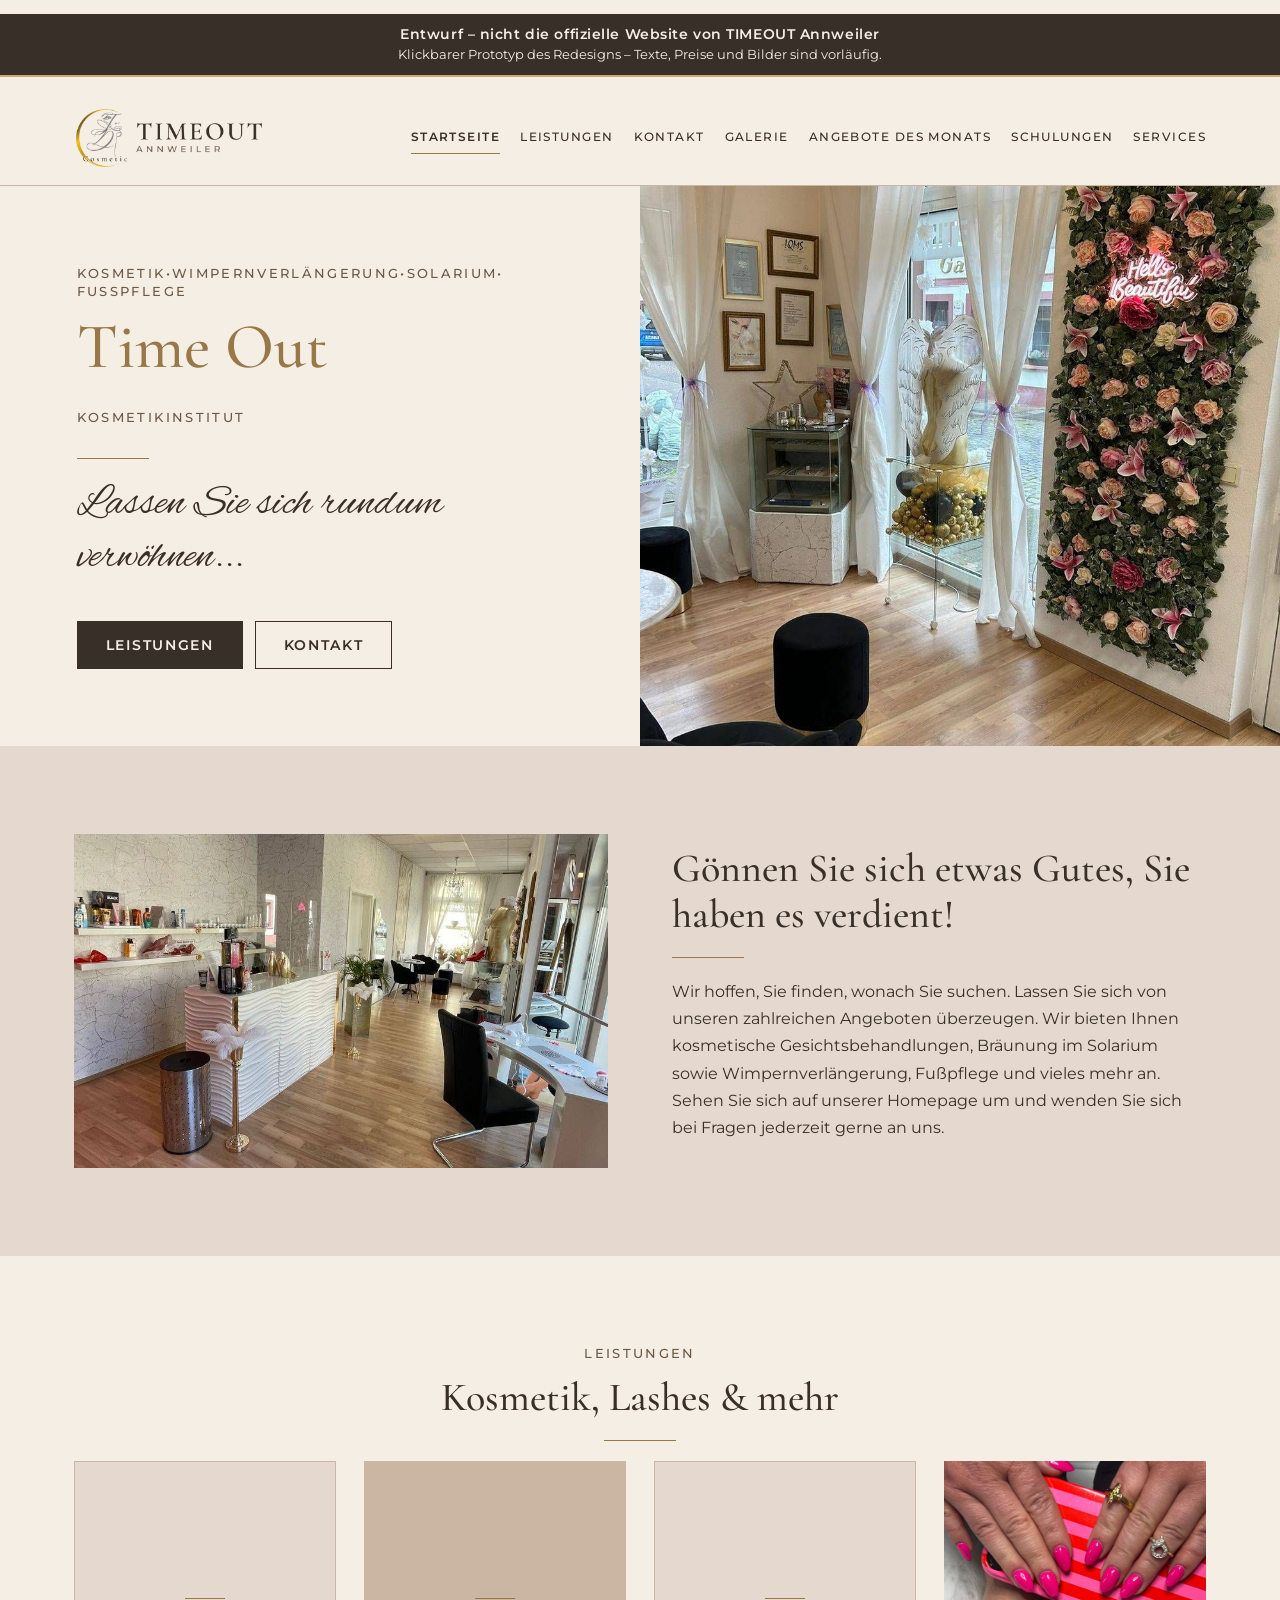
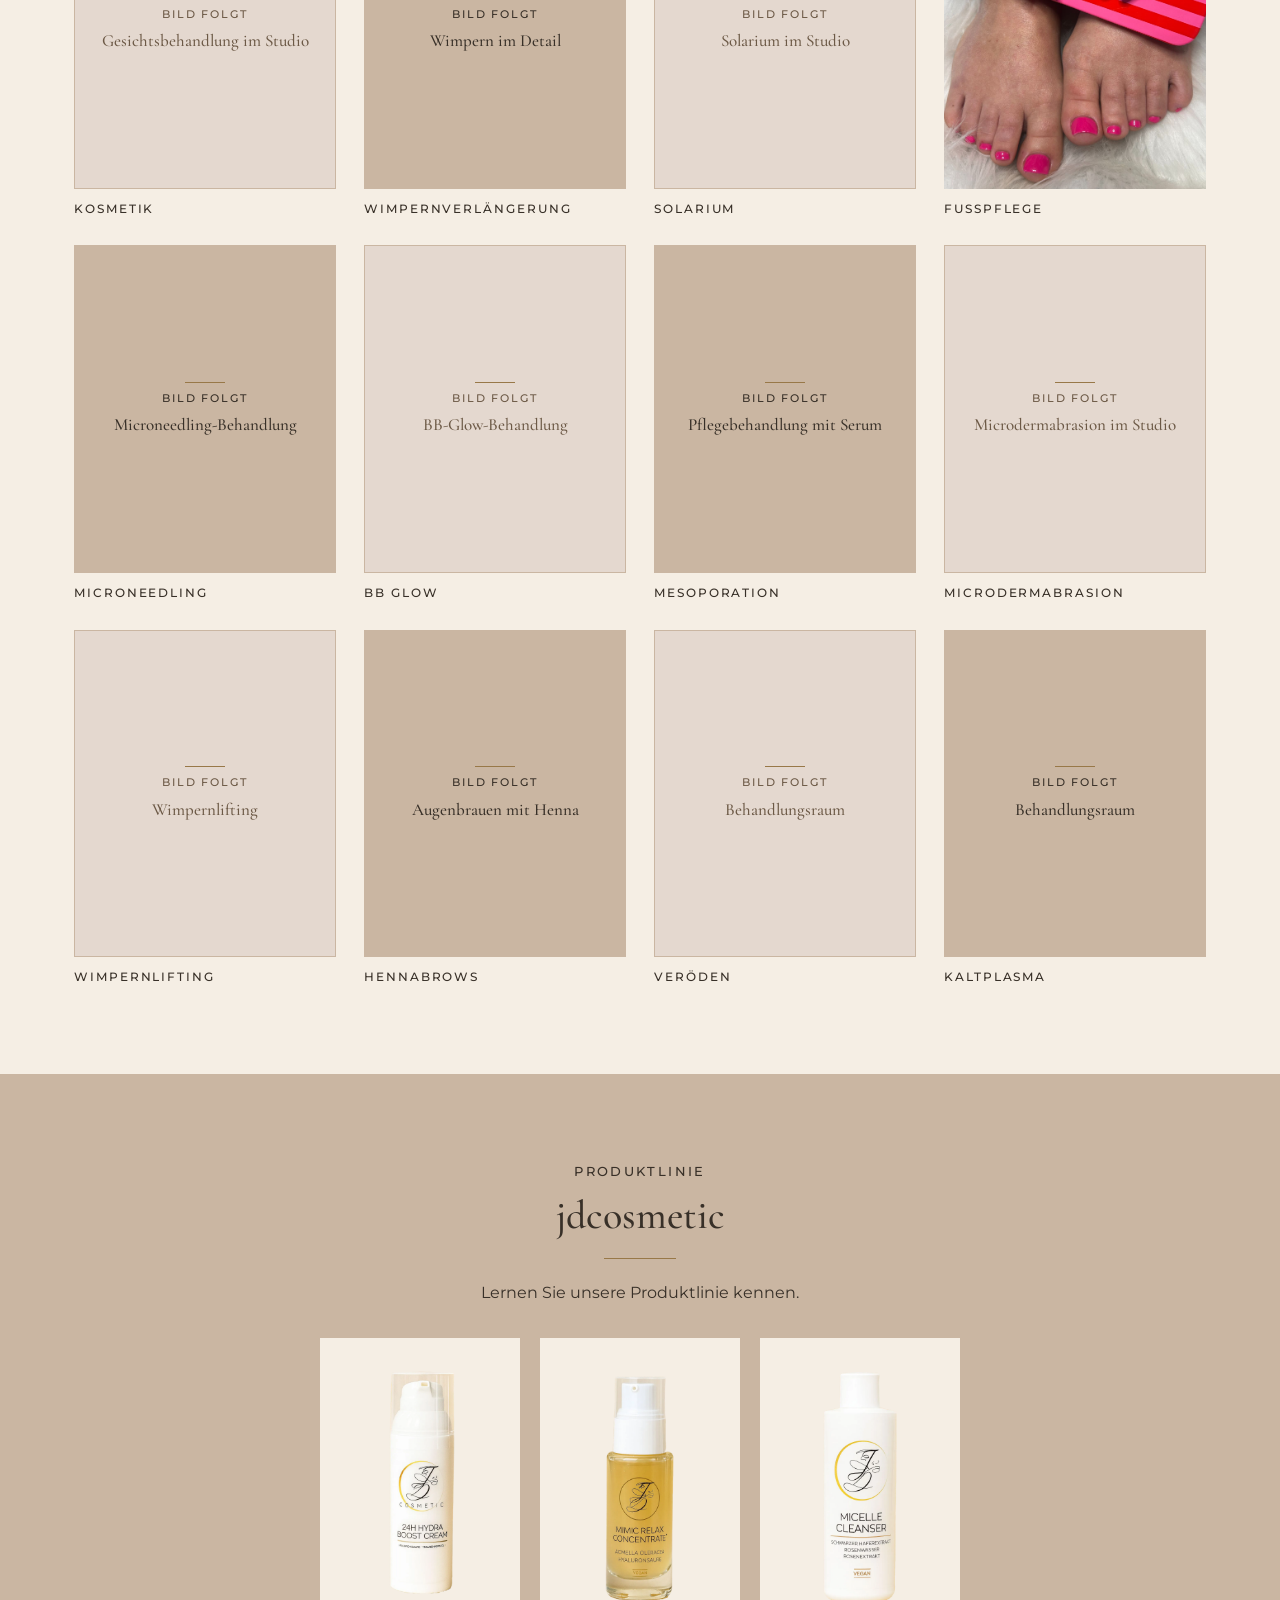
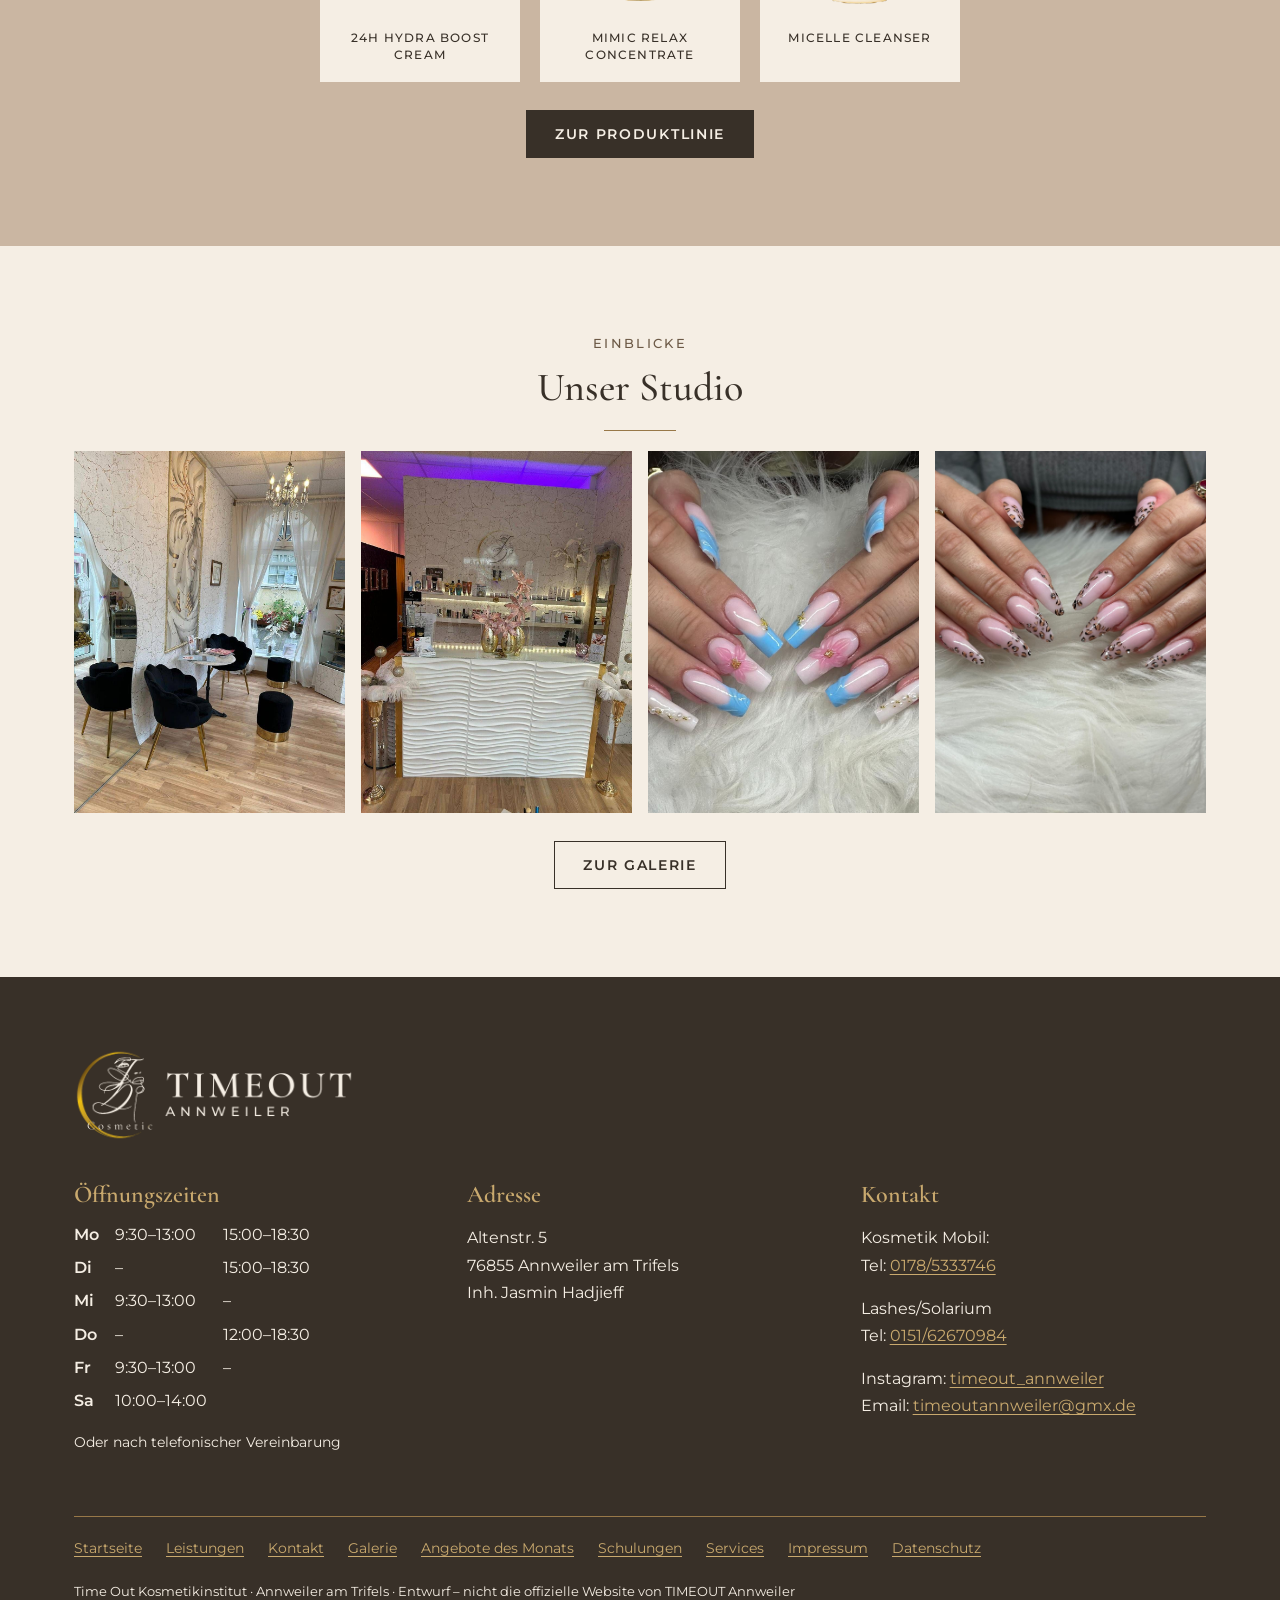
<file: index.html>
<!doctype html>
<html lang="de">
<head>
<meta charset="utf-8">
<meta name="viewport" content="width=device-width, initial-scale=1">
<meta name="robots" content="noindex, nofollow">
<meta name="referrer" content="no-referrer">
<title>Startseite – Time Out Kosmetikinstitut (Entwurf)</title>
<meta name="description" content="Time Out Kosmetikinstitut in Annweiler am Trifels: Kosmetik, Wimpernverlängerung, Solarium, Fußpflege. Entwurf des Redesigns.">
<link rel="icon" href="brand/favicon.ico" sizes="16x16 32x32 48x48">
<link rel="icon" type="image/svg+xml" href="brand/favicon.svg">
<link rel="icon" type="image/png" sizes="32x32" href="brand/favicon-32.png">
<link rel="apple-touch-icon" href="brand/favicon-180.png">
<link rel="stylesheet" href="style.css">
<script src="menu.js"></script>
</head>
<body>
<a class="skip" href="#inhalt">Zum Inhalt springen</a>
<p class="draft-banner" role="note">Entwurf – nicht die offizielle Website von TIMEOUT Annweiler<span>Klickbarer Prototyp des Redesigns – Texte, Preise und Bilder sind vorläufig.</span></p>
<header class="site-header">
  <div class="wrap">
    <a class="brand" href="index.html"><img class="brand-word" src="brand/lockup-horizontal-1200.png" alt="TIMEOUT Annweiler, zur Startseite" width="1200" height="396"><img class="brand-mono" src="brand/lockup-compact-1200.png" alt="TIMEOUT Annweiler, zur Startseite" width="1200" height="374"></a>
    <button class="menu-button" type="button" aria-expanded="false" aria-controls="site-nav"><span class="menu-icon" aria-hidden="true"><span></span></span><span class="menu-text">Menü</span></button>
    <nav class="site-nav" id="site-nav" aria-label="Hauptnavigation"><ul><li><a href="index.html" aria-current="page">Startseite</a></li><li><a href="leistungen.html">Leistungen</a></li><li><a href="kontakt.html">Kontakt</a></li><li><a href="galerie.html">Galerie</a></li><li><a href="angebote-des-monats.html">Angebote des Monats</a></li><li><a href="schulungen.html">Schulungen</a></li><li><a href="services.html">Services</a></li></ul></nav>
  </div>
</header>
<main id="inhalt" tabindex="-1">

<section class="hero">
  <div class="hero__text">
    <p class="overline">Kosmetik•<wbr>Wimpernverlängerung•<wbr>Solarium•<wbr>Fußpflege</p>
    <h1 class="gold">Time Out</h1>
    <p class="overline">Kosmetikinstitut</p>
    <hr class="rule">
    <p class="script">Lassen Sie sich rundum verwöhnen...</p>
    <div class="buttons"><a class="button" href="leistungen.html">Leistungen</a><a class="button button--secondary" href="kontakt.html">Kontakt</a></div>
  </div>
  <div class="hero__media"><img src="img/studio-blumenwand.jpg" alt="Blick in das Studio: Blumenwand, Sitzmöbel und helle Vorhänge" width="1000" height="1333" loading="eager"></div>
</section>

<section class="section section--sand">
  <div class="wrap split">
    <figure class="photo-wide"><img src="img/studio-empfang.jpg" alt="Empfangstheke und Behandlungsplätze im Studio" width="1000" height="562" loading="lazy"></figure>
    <div>
      <h2>Gönnen Sie sich etwas Gutes, Sie haben es verdient!</h2>
      <hr class="rule">
      <p>Wir hoffen, Sie finden, wonach Sie suchen. Lassen Sie sich von unseren zahlreichen Angeboten überzeugen. Wir bieten Ihnen kosmetische Gesichtsbehandlungen, Bräunung im Solarium sowie Wimpernverlängerung, Fußpflege und vieles mehr an. Sehen Sie sich auf unserer Homepage um und wenden Sie sich bei Fragen jederzeit gerne an uns.</p>
    </div>
  </div>
</section>

<section class="section">
  <div class="wrap">
    <div class="center"><p class="overline">Leistungen</p><h2>Kosmetik, Lashes &amp; mehr</h2><hr class="rule"></div>
    <div class="tiles"><a class="tile" href="leistungen.html#kosmetik"><div class="ph" role="img" aria-label="Bildplatzhalter: Gesichtsbehandlung im Studio"><span class="ph__label">Bild folgt</span><span class="ph__desc">Gesichtsbehandlung im Studio</span></div><span class="tile__name">Kosmetik</span></a><a class="tile" href="leistungen.html#lashes"><div class="ph ph--taupe" role="img" aria-label="Bildplatzhalter: Wimpern im Detail"><span class="ph__label">Bild folgt</span><span class="ph__desc">Wimpern im Detail</span></div><span class="tile__name">Wimpern&shy;verlängerung</span></a><a class="tile" href="leistungen.html#solarium"><div class="ph" role="img" aria-label="Bildplatzhalter: Solarium im Studio"><span class="ph__label">Bild folgt</span><span class="ph__desc">Solarium im Studio</span></div><span class="tile__name">Solarium</span></a><a class="tile" href="leistungen.html#pedikuere"><img src="img/naegel-3.jpg" alt="Gepflegte Hände und Füße mit pinkfarbenem Lack" width="1600" height="1586" loading="lazy"><span class="tile__name">Fußpflege</span></a><a class="tile" href="leistungen.html#microneedling"><div class="ph ph--taupe" role="img" aria-label="Bildplatzhalter: Microneedling-Behandlung"><span class="ph__label">Bild folgt</span><span class="ph__desc">Microneedling-Behandlung</span></div><span class="tile__name">Microneedling</span></a><a class="tile" href="leistungen.html#bb-glow"><div class="ph" role="img" aria-label="Bildplatzhalter: BB-Glow-Behandlung"><span class="ph__label">Bild folgt</span><span class="ph__desc">BB-Glow-Behandlung</span></div><span class="tile__name">BB Glow</span></a><a class="tile" href="leistungen.html#mesoporation"><div class="ph ph--taupe" role="img" aria-label="Bildplatzhalter: Pflegebehandlung mit Serum"><span class="ph__label">Bild folgt</span><span class="ph__desc">Pflegebehandlung mit Serum</span></div><span class="tile__name">Meso&shy;poration</span></a><a class="tile" href="leistungen.html#microdermabrasion"><div class="ph" role="img" aria-label="Bildplatzhalter: Microdermabrasion im Studio"><span class="ph__label">Bild folgt</span><span class="ph__desc">Microdermabrasion im Studio</span></div><span class="tile__name">Micro&shy;dermabrasion</span></a><a class="tile" href="leistungen.html#zusatzleistungen"><div class="ph" role="img" aria-label="Bildplatzhalter: Wimpernlifting"><span class="ph__label">Bild folgt</span><span class="ph__desc">Wimpernlifting</span></div><span class="tile__name">Wimpernlifting</span></a><a class="tile" href="leistungen.html#zusatzleistungen"><div class="ph ph--taupe" role="img" aria-label="Bildplatzhalter: Augenbrauen mit Henna"><span class="ph__label">Bild folgt</span><span class="ph__desc">Augenbrauen mit Henna</span></div><span class="tile__name">Hennabrows</span></a><a class="tile" href="leistungen.html#zusatzleistungen"><div class="ph" role="img" aria-label="Bildplatzhalter: Behandlungsraum"><span class="ph__label">Bild folgt</span><span class="ph__desc">Behandlungsraum</span></div><span class="tile__name">Veröden</span></a><a class="tile" href="leistungen.html#zusatzleistungen"><div class="ph ph--taupe" role="img" aria-label="Bildplatzhalter: Behandlungsraum"><span class="ph__label">Bild folgt</span><span class="ph__desc">Behandlungsraum</span></div><span class="tile__name">Kaltplasma</span></a></div>
  </div>
</section>

<section class="section section--taupe">
  <div class="wrap center">
    <p class="overline" style="color: var(--text-primary)">Produktlinie</p>
    <h2>jdcosmetic</h2>
    <hr class="rule">
    <p class="lead">Lernen Sie unsere Produktlinie kennen.</p>
    <div class="products products--3" style="margin: 32px auto 0">
      <figure class="product"><img src="img/produkt-hydra-boost-cream.webp" alt="Spenderflasche 24H Hydra Boost Cream von jdcosmetic" width="1024" height="1536" loading="lazy"><figcaption>24H Hydra Boost Cream</figcaption></figure>
      <figure class="product"><img src="img/produkt-mimic-relax-concentrate.webp" alt="Flasche Mimic Relax Concentrate von jdcosmetic" width="1024" height="1536" loading="lazy"><figcaption>Mimic Relax Concentrate</figcaption></figure>
      <figure class="product"><img src="img/produkt-micelle-cleanser.webp" alt="Flasche Micelle Cleanser von jdcosmetic" width="1024" height="1536" loading="lazy"><figcaption>Micelle Cleanser</figcaption></figure>
    </div>
    <div class="buttons"><a class="button" href="leistungen.html#produktlinie">Zur Produktlinie</a></div>
  </div>
</section>

<section class="section">
  <div class="wrap">
    <div class="center"><p class="overline">Einblicke</p><h2>Unser Studio</h2><hr class="rule"></div>
    <div class="studio">
      <img src="img/studio-sitzecke.jpg" alt="Sitzecke mit schwarzen Samtsesseln, Kronleuchter und Spiegel" width="1000" height="1333" loading="lazy">
      <img src="img/studio-theke.jpg" alt="Beleuchtete Theke mit Produktregal" width="1000" height="1333" loading="lazy">
      <img src="img/naegel-1.jpg" alt="Lange Gelnägel in Rosa mit blauen Spitzen und Glitzer" width="1200" height="1082" loading="lazy">
      <img src="img/naegel-4.jpg" alt="Mandelförmige Gelnägel in Nude mit Leopardenmuster" width="1560" height="1600" loading="lazy">
    </div>
    <div class="center buttons"><a class="button button--secondary" href="galerie.html">Zur Galerie</a></div>
  </div>
</section>

</main>
<footer class="site-footer">
  <div class="wrap">
    <img class="footer-logo" src="brand/lockup-horizontal-dark-1200.png" alt="TIMEOUT Annweiler" width="1200" height="396" loading="lazy">
    <div class="footer-grid">
      <div>
        <h2>Öffnungszeiten</h2>
        <table class="footer-hours"><caption class="visually-hidden">Öffnungszeiten</caption><tr><th scope="row">Mo</th><td>9:30–13:00</td><td>15:00–18:30</td></tr><tr><th scope="row">Di</th><td>–</td><td>15:00–18:30</td></tr><tr><th scope="row">Mi</th><td>9:30–13:00</td><td>–</td></tr><tr><th scope="row">Do</th><td>–</td><td>12:00–18:30</td></tr><tr><th scope="row">Fr</th><td>9:30–13:00</td><td>–</td></tr><tr><th scope="row">Sa</th><td>10:00–14:00</td><td></td></tr></table>
        <p class="small">Oder nach telefonischer Vereinbarung</p>
      </div>
      <div>
        <h2>Adresse</h2>
        <p>Altenstr. 5<br>76855 Annweiler am Trifels<br>Inh. Jasmin Hadjieff</p>
      </div>
      <div>
        <h2>Kontakt</h2>
        <p>Kosmetik Mobil:<br>Tel: <a href="tel:+491785333746">0178/5333746</a></p><p>Lashes/Solarium<br>Tel: <a href="tel:+4915162670984">0151/62670984</a></p><p>Instagram: <a href="https://www.instagram.com/timeout_annweiler/">timeout_annweiler</a><br>Email: <a href="mailto:timeoutannweiler@gmx.de">timeoutannweiler@gmx.de</a></p>
      </div>
    </div>
    <nav class="footer-nav" aria-label="Fußzeile"><ul><li><a href="index.html" aria-current="page">Startseite</a></li><li><a href="leistungen.html">Leistungen</a></li><li><a href="kontakt.html">Kontakt</a></li><li><a href="galerie.html">Galerie</a></li><li><a href="angebote-des-monats.html">Angebote des Monats</a></li><li><a href="schulungen.html">Schulungen</a></li><li><a href="services.html">Services</a></li><li><a href="impressum.html">Impressum</a></li><li><a href="datenschutz.html">Datenschutz</a></li></ul></nav>
    <p class="footer-bottom">Time Out Kosmetikinstitut · Annweiler am Trifels · Entwurf – nicht die offizielle Website von TIMEOUT Annweiler</p>
  </div>
</footer>
</body>
</html>
</file>
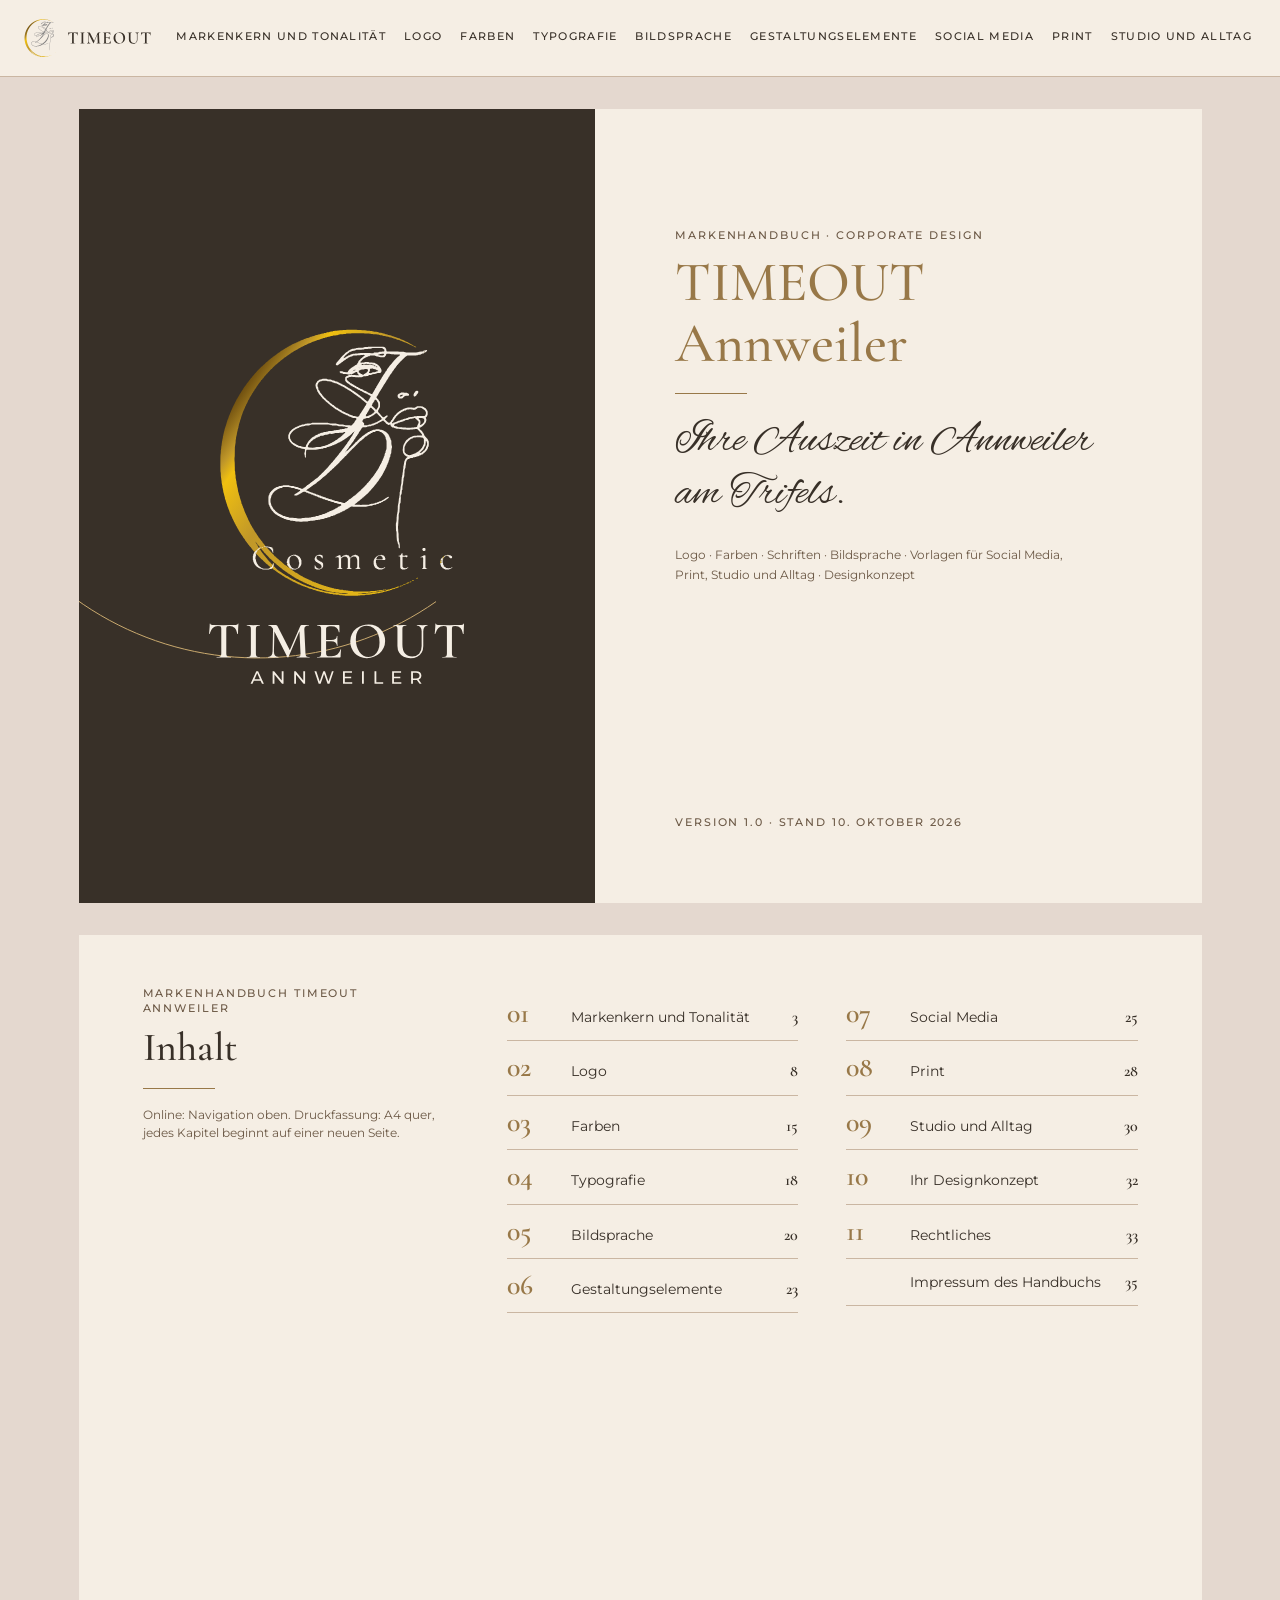
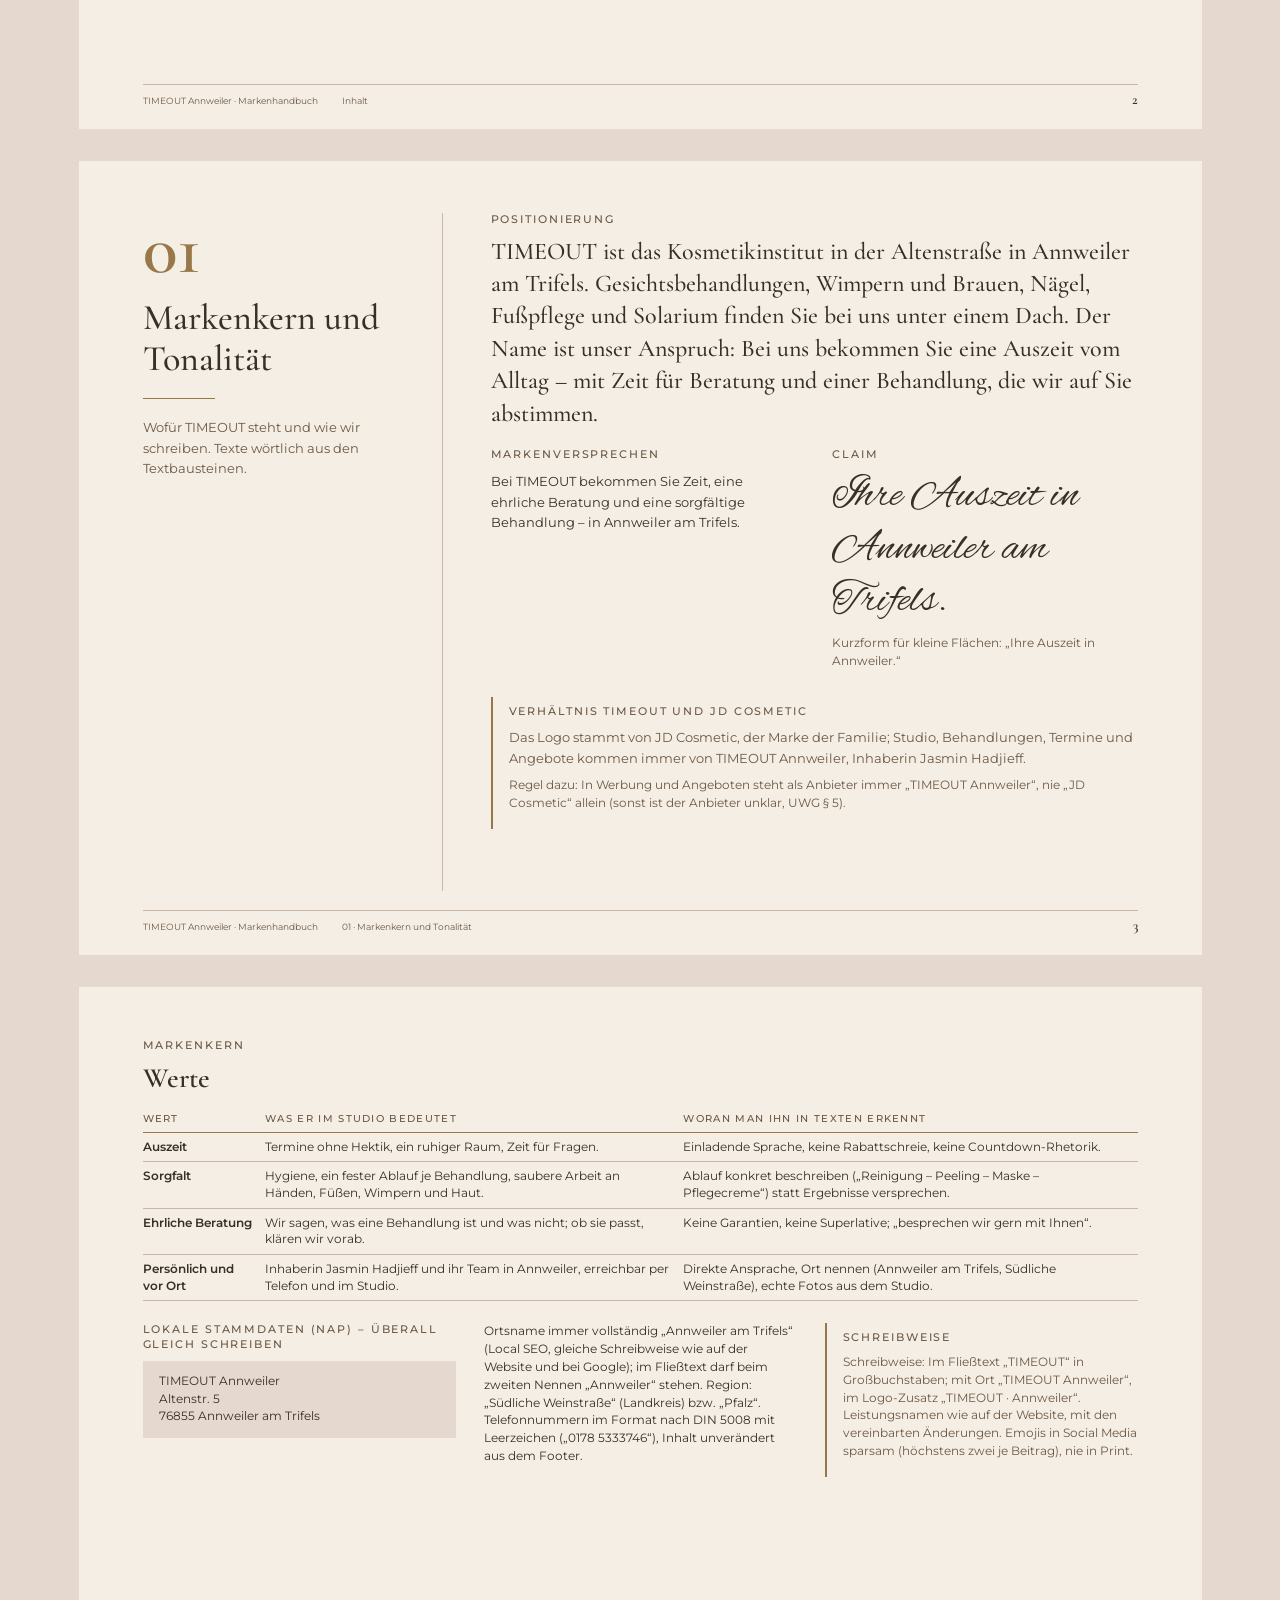
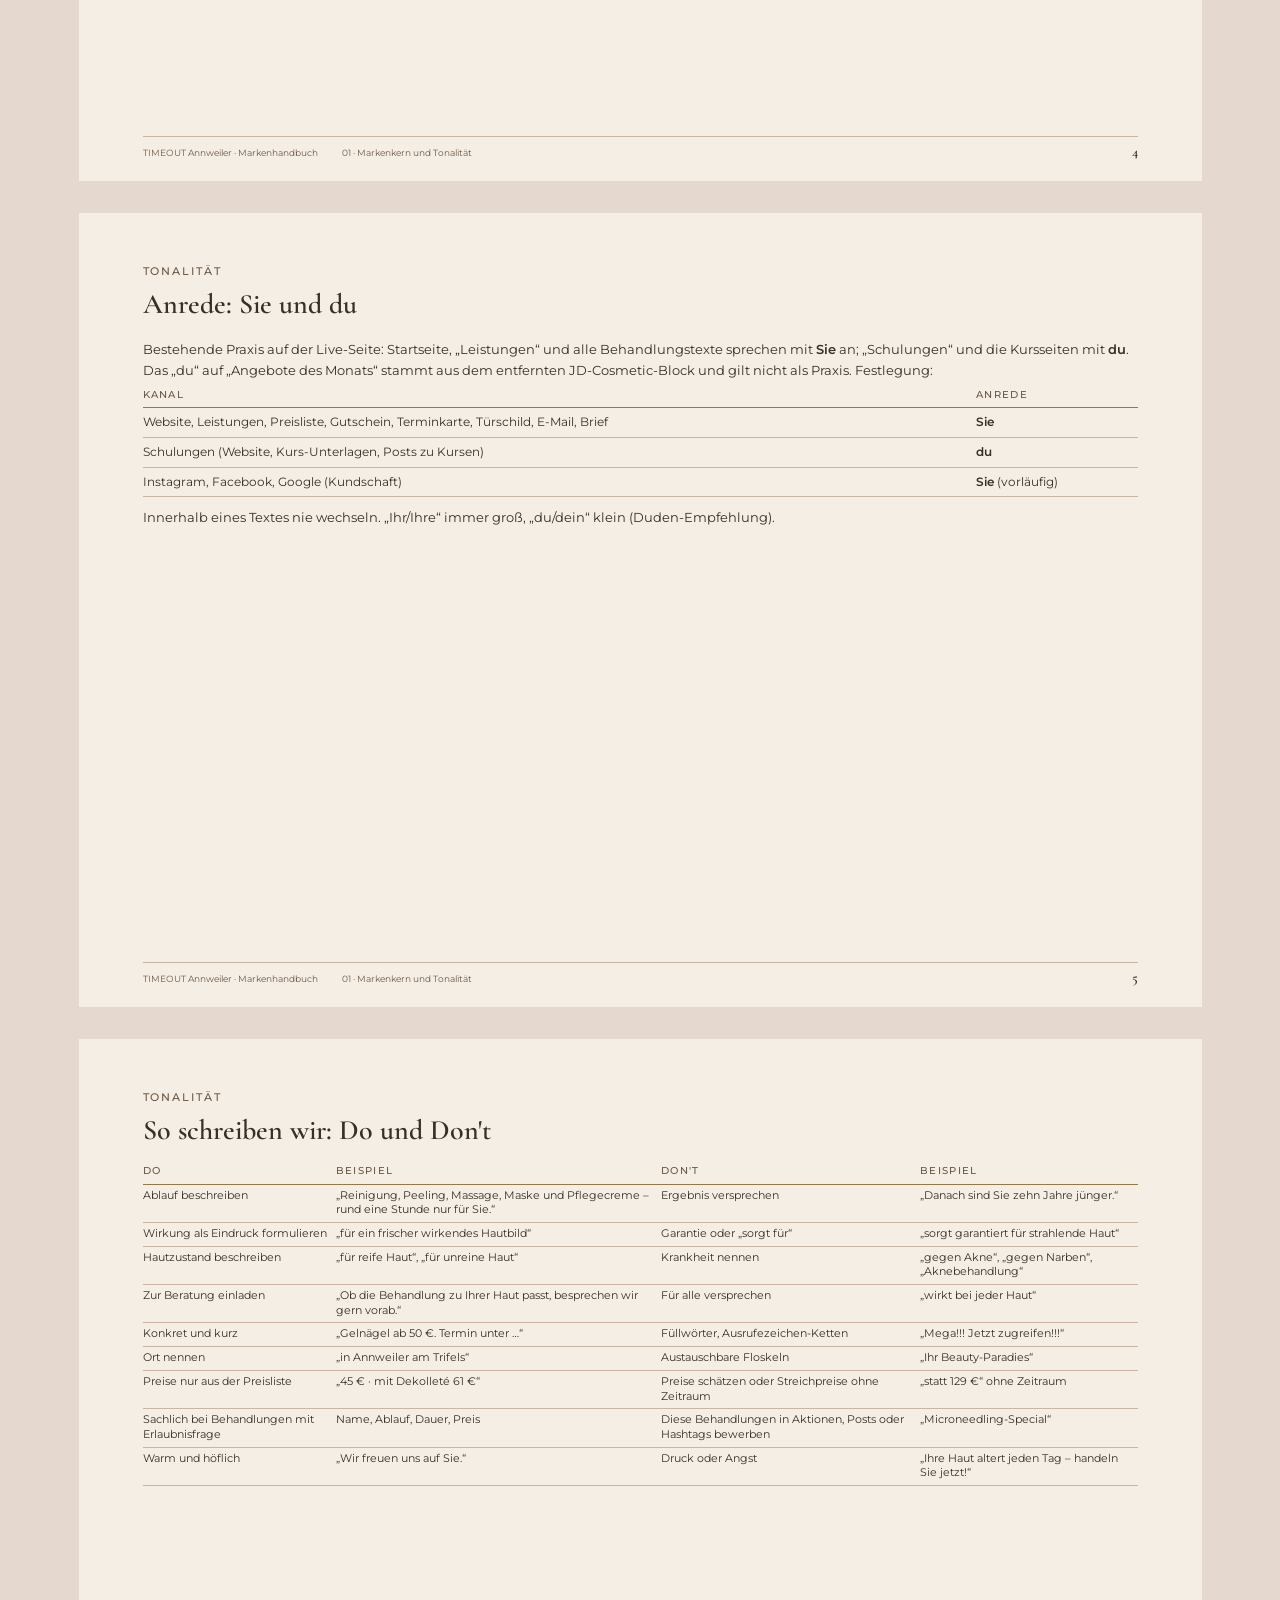
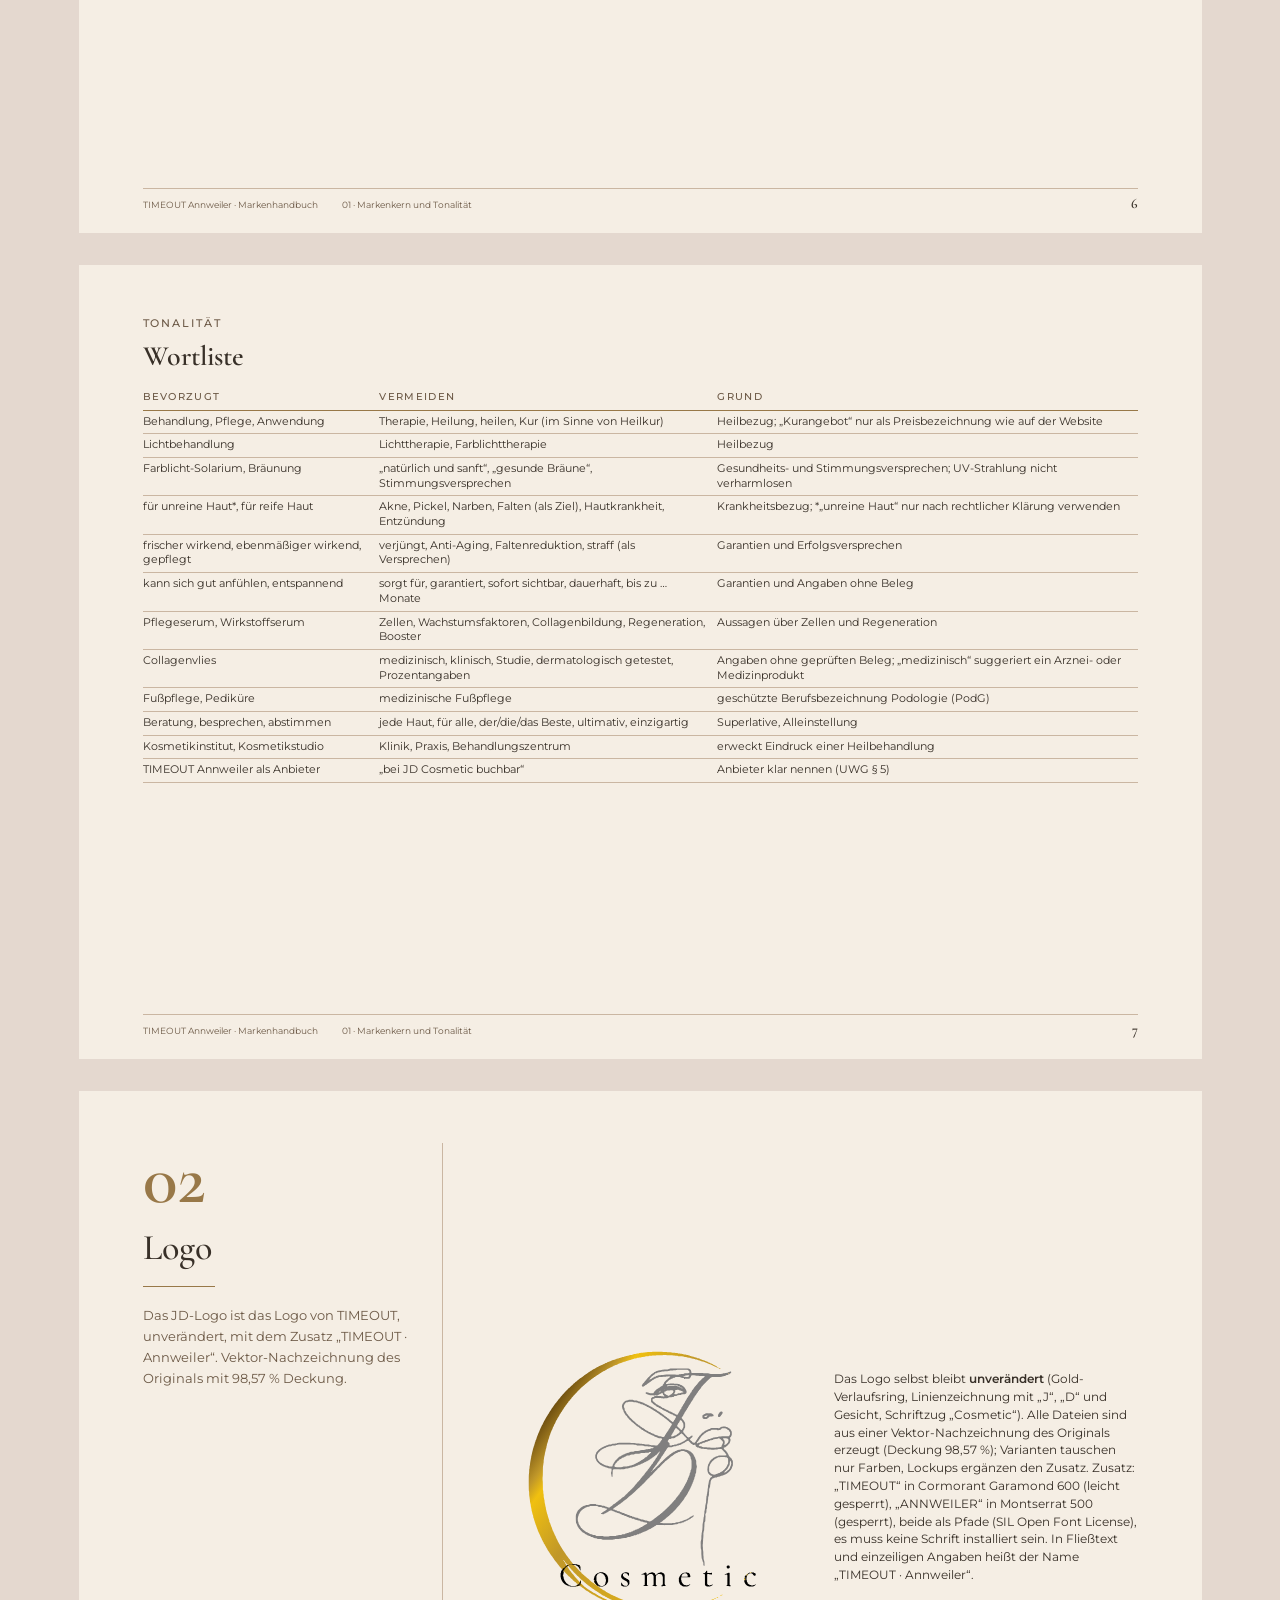
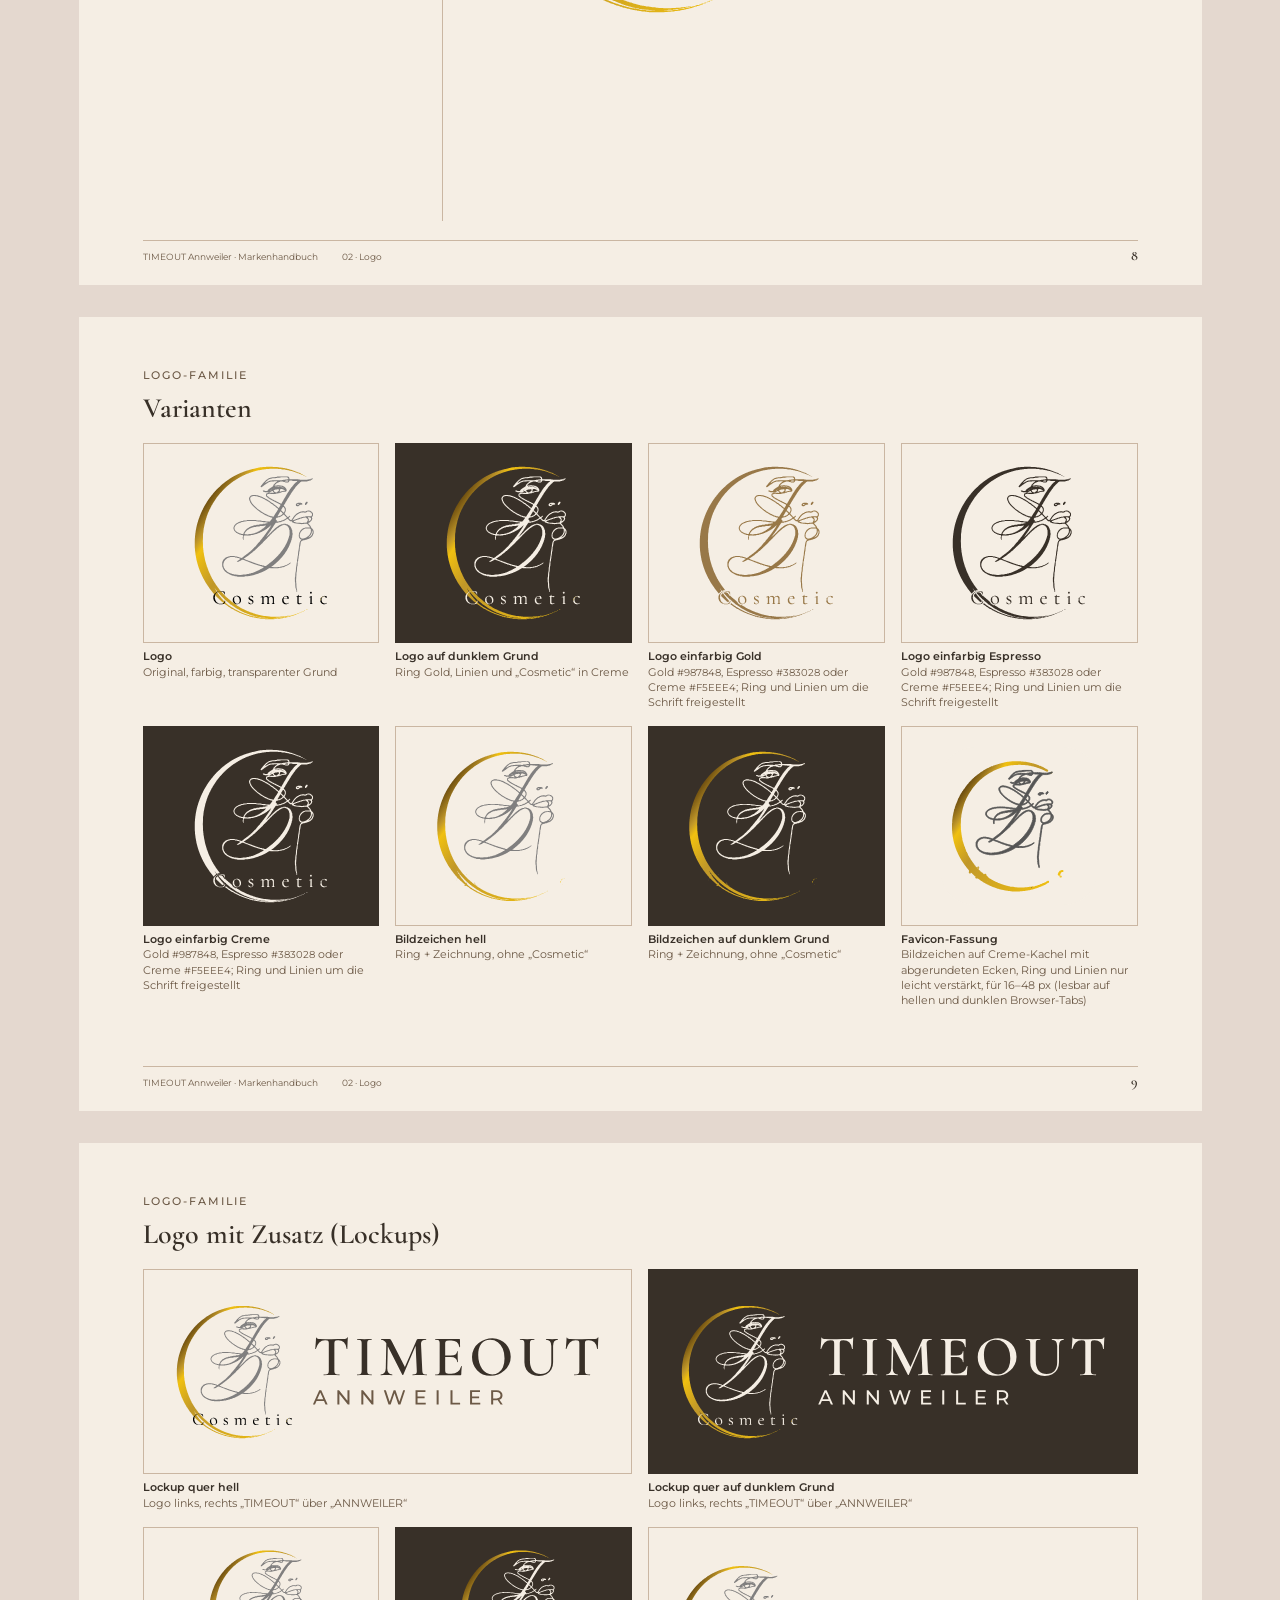
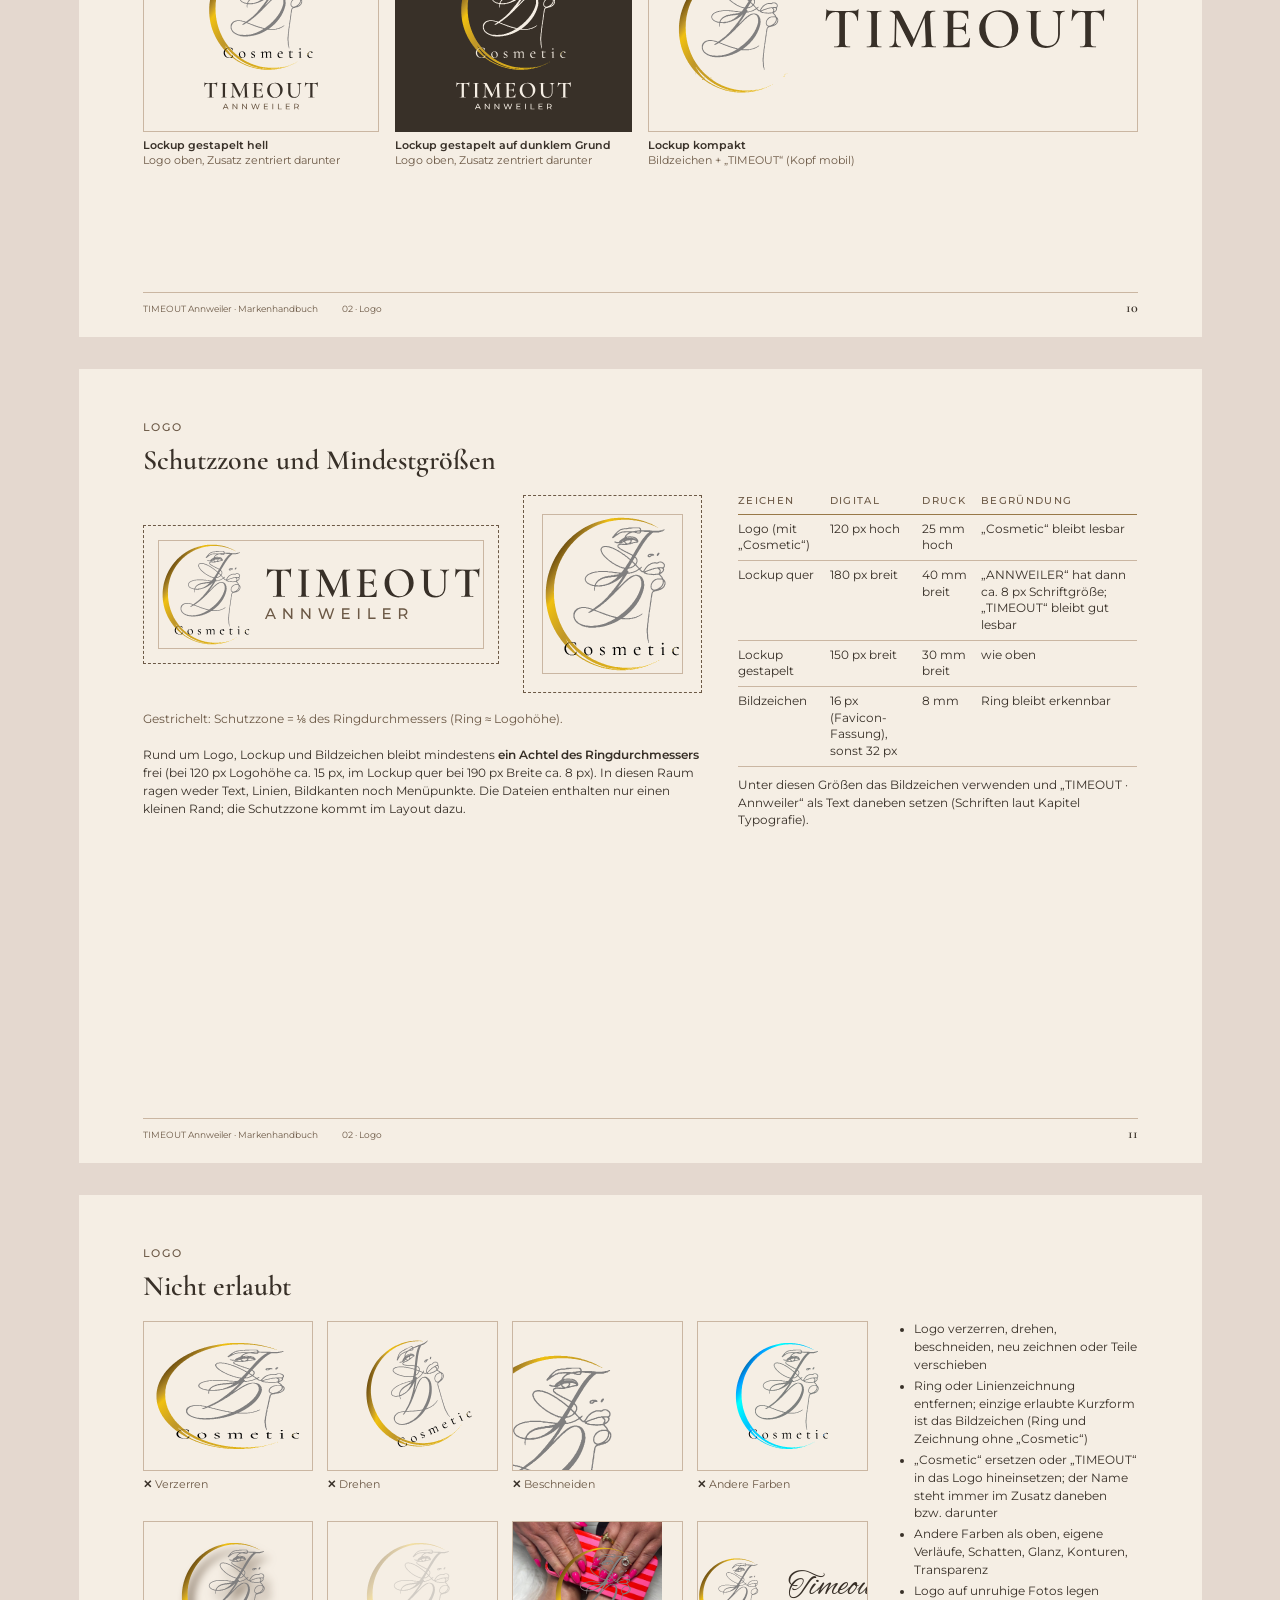
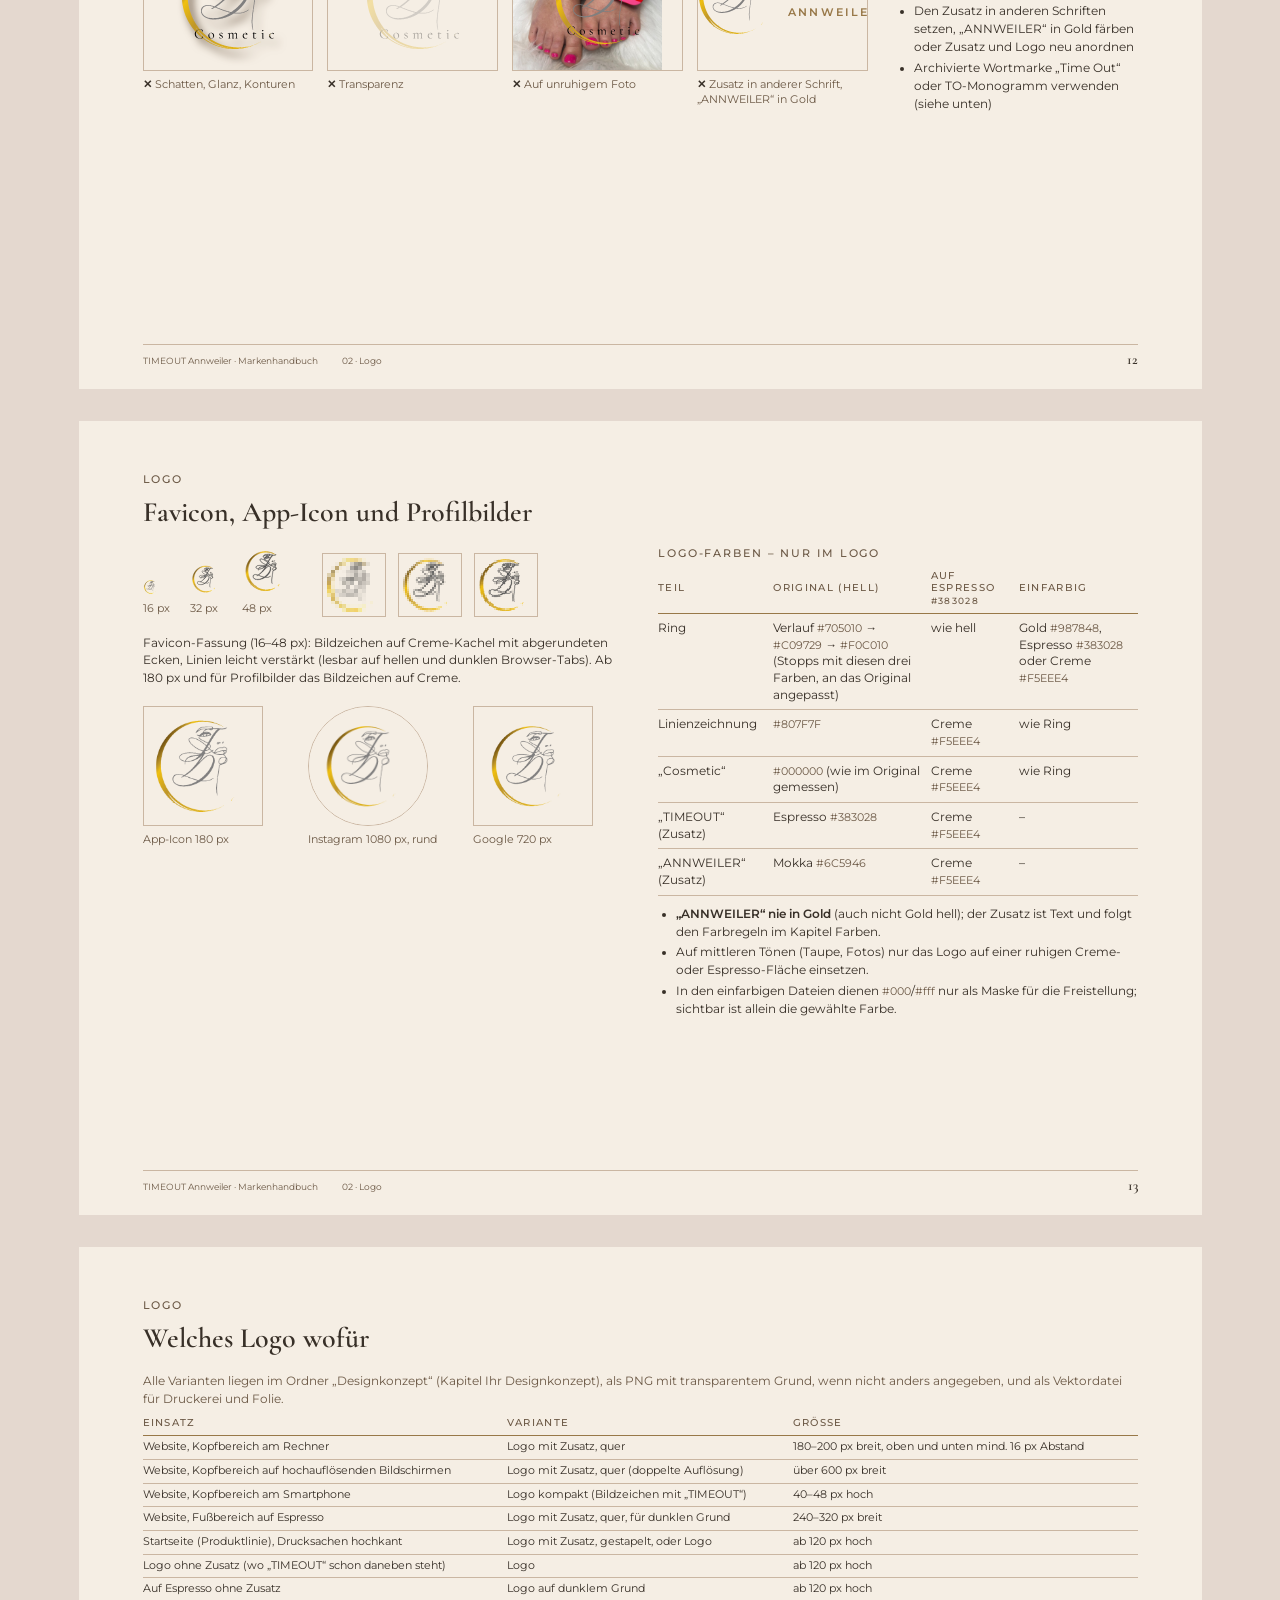
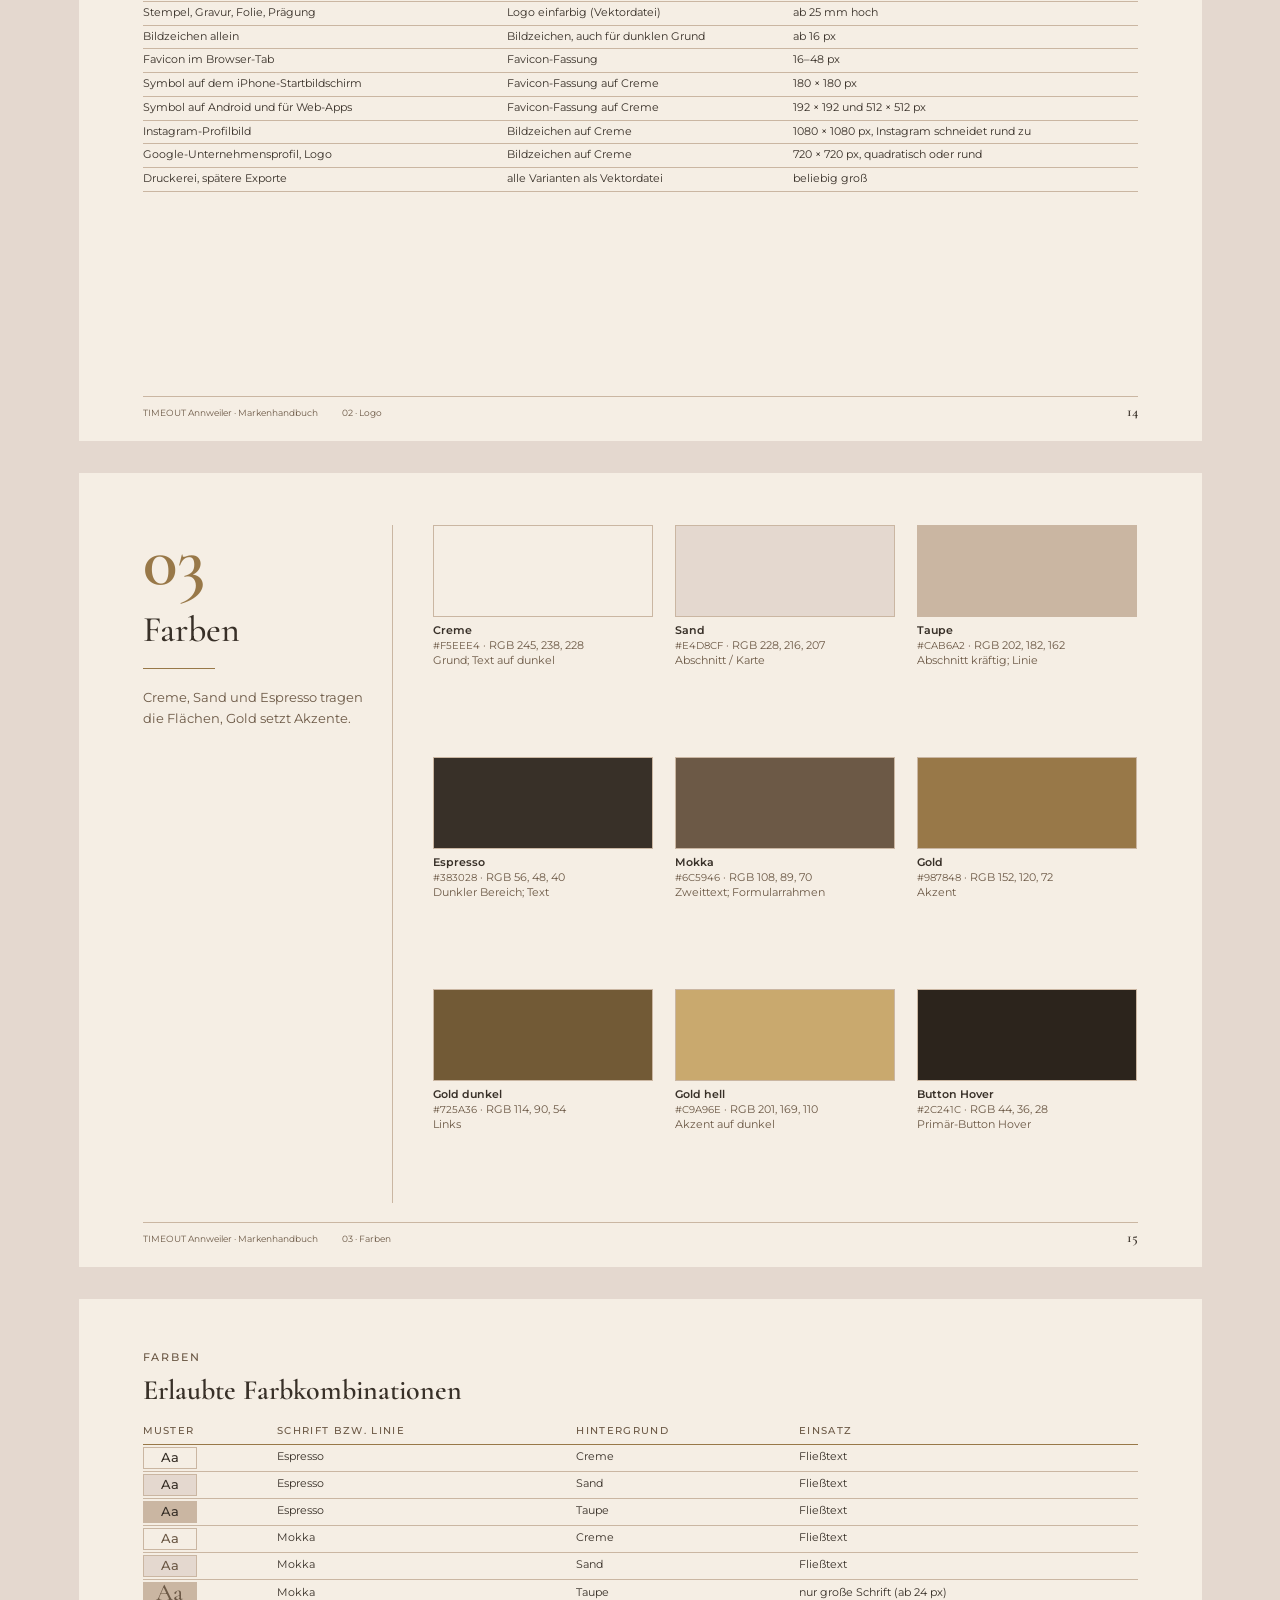
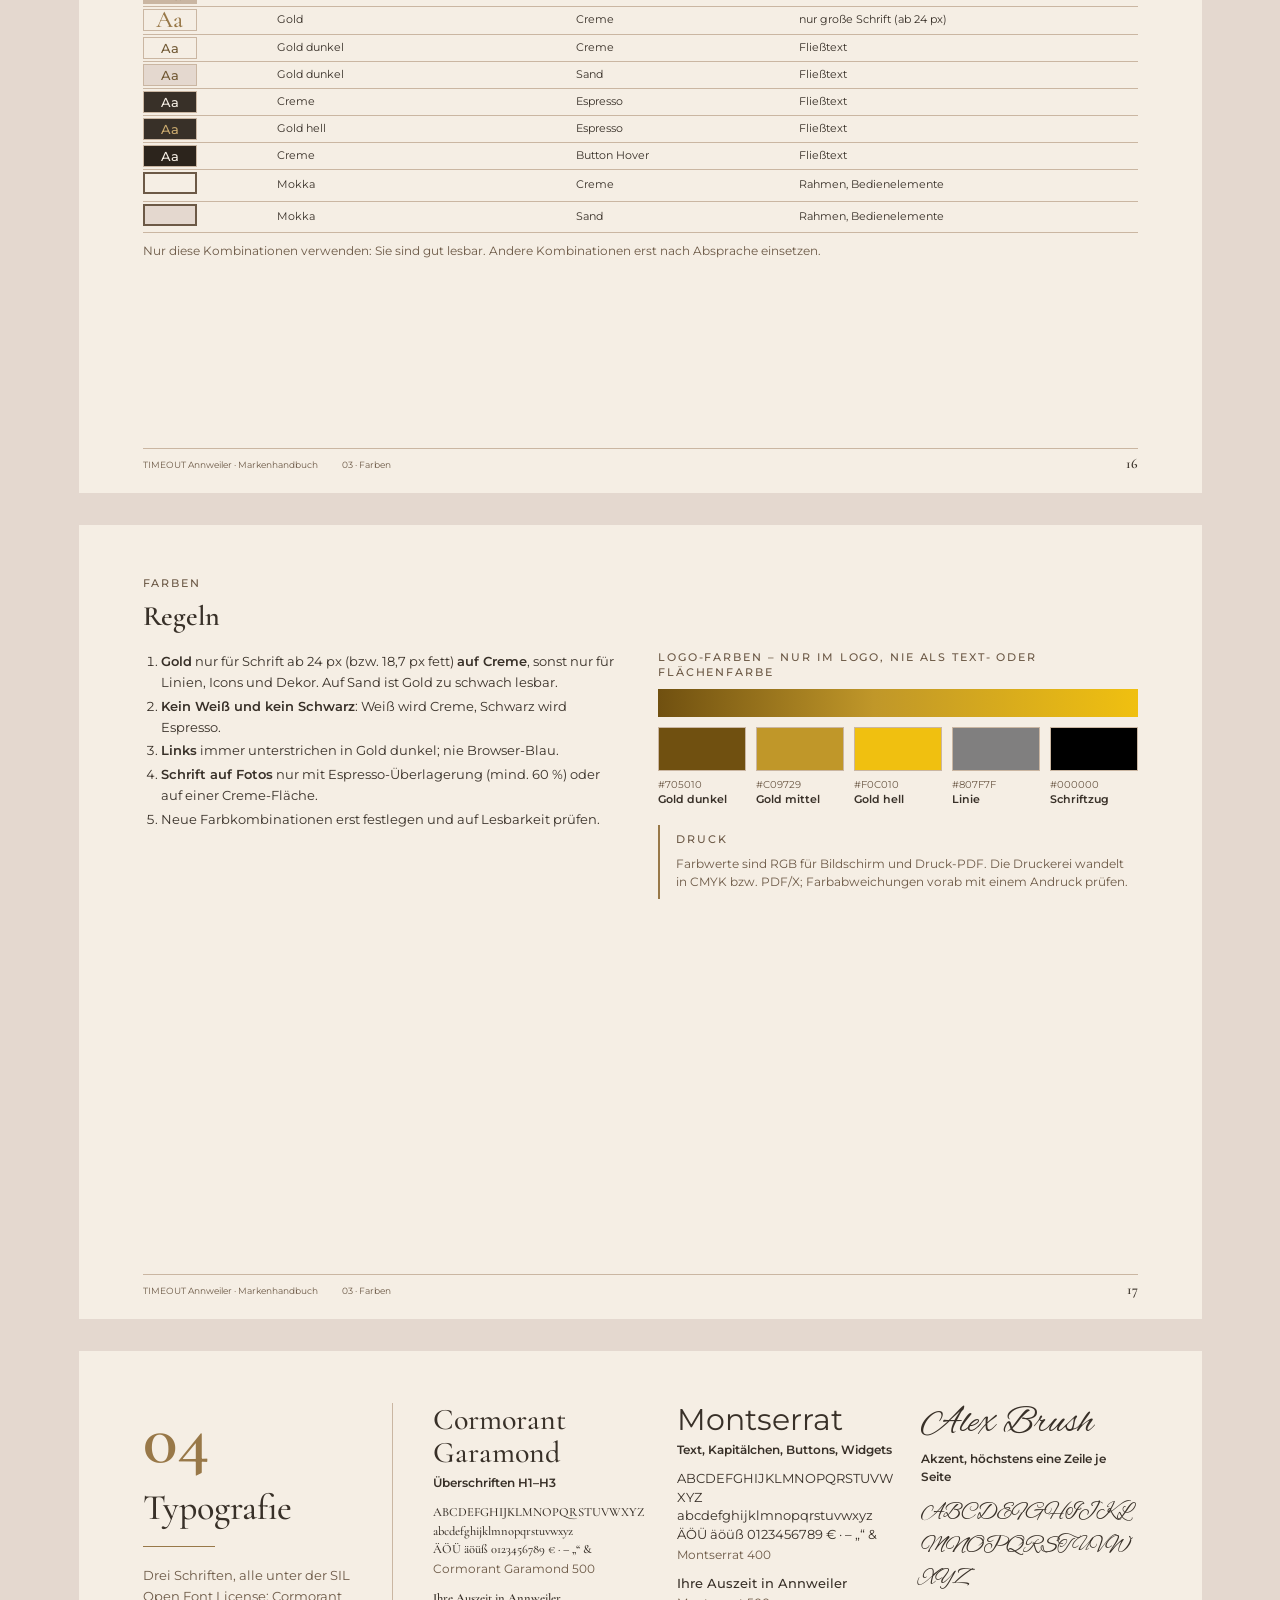
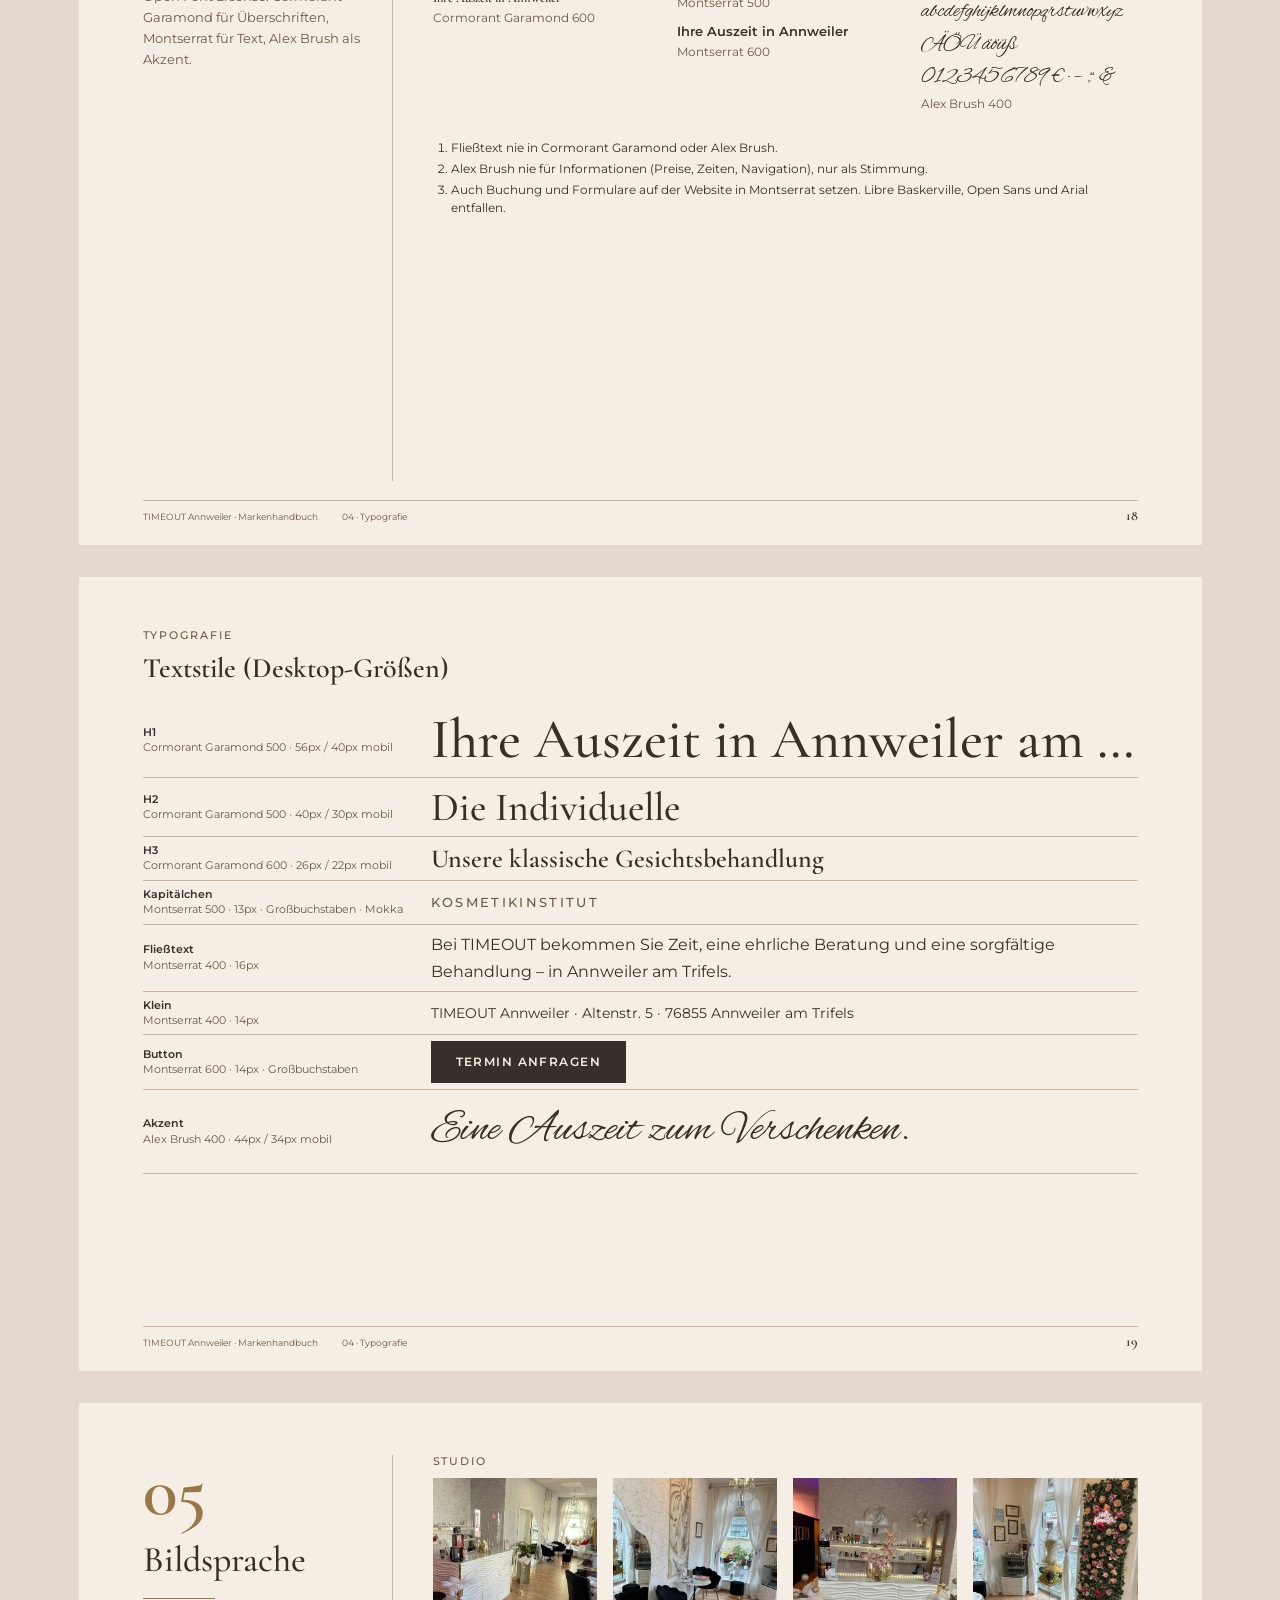
<file: markenhandbuch/index.html>
<!doctype html>
<html lang="de">
<head>
<meta charset="utf-8">
<meta name="viewport" content="width=device-width, initial-scale=1">
<meta name="robots" content="noindex, nofollow">
<title>Markenhandbuch TIMEOUT Annweiler</title>
<meta name="description" content="Markenhandbuch von TIMEOUT Annweiler: Logo, Farben, Schriften, Bildsprache, Vorlagen und Designkonzept. Version 1.0, Stand 10. Oktober 2026.">
<link rel="icon" href="assets/logo/favicon.ico" sizes="any">
<link rel="icon" href="assets/logo/favicon.svg" type="image/svg+xml">
<link rel="stylesheet" href="guide.css">
</head>
<body>
<a class="skip" href="#inhalt">Zum Inhalt</a>
<header class="guide-nav">
  <a class="guide-nav__brand" href="#titel"><img src="assets/logo/lockup-compact.svg" alt="TIMEOUT Annweiler – Markenhandbuch"></a>
  <nav aria-label="Kapitel"><ul><li><a href="#markenkern">Markenkern und Tonalität</a></li><li><a href="#logo">Logo</a></li><li><a href="#farben">Farben</a></li><li><a href="#typografie">Typografie</a></li><li><a href="#bildsprache">Bildsprache</a></li><li><a href="#gestaltung">Gestaltungselemente</a></li><li><a href="#social-media">Social Media</a></li><li><a href="#print">Print</a></li><li><a href="#studio">Studio und Alltag</a></li><li><a href="#designkonzept">Ihr Designkonzept</a></li><li><a href="#rechtliches">Rechtliches</a></li><li><a href="markenhandbuch.pdf">PDF</a></li></ul></nav>
</header>
<main>
<section class="sheet sheet--bleed" id="titel" data-page="1"><div class="sheet__body">
<div class="cover">
  <div class="cover__brand">
    <svg class="arc arc--light" viewBox="0 0 400 400" aria-hidden="true"><path d="M300 30 A185 185 0 1 0 330 350"/></svg>
    <img src="assets/logo/lockup-stacked-dark.svg" alt="TIMEOUT Annweiler – Logo mit Zusatz, gestapelt">
  </div>
  <div class="cover__text">
    <p class="overline">Markenhandbuch · Corporate Design</p>
    <h1 class="gold">TIMEOUT Annweiler</h1>
    <hr class="rule">
    <p class="script accent">Ihre Auszeit in Annweiler am Trifels.</p>
    <p class="cover__meta">Logo · Farben · Schriften · Bildsprache · Vorlagen für Social Media, Print, Studio und
    Alltag · Designkonzept</p>
    <p class="cover__version">Version 1.0 · Stand 10. Oktober 2026</p>
  </div>
</div></div></section>
<section class="sheet " id="inhalt" data-page="2"><div class="sheet__body">
<div class="toc">
  <div><p class="overline">Markenhandbuch TIMEOUT Annweiler</p><h2>Inhalt</h2><hr class="rule">
  <p class="small muted">Online: Navigation oben. Druckfassung: A4 quer, jedes Kapitel beginnt auf einer neuen Seite.</p></div>
  <ol class="toc__list"><li><a href="#markenkern"><span class="toc__no">01</span><span class="toc__title">Markenkern und Tonalität</span><span class="toc__page">3</span></a></li><li><a href="#logo"><span class="toc__no">02</span><span class="toc__title">Logo</span><span class="toc__page">8</span></a></li><li><a href="#farben"><span class="toc__no">03</span><span class="toc__title">Farben</span><span class="toc__page">15</span></a></li><li><a href="#typografie"><span class="toc__no">04</span><span class="toc__title">Typografie</span><span class="toc__page">18</span></a></li><li><a href="#bildsprache"><span class="toc__no">05</span><span class="toc__title">Bildsprache</span><span class="toc__page">20</span></a></li><li><a href="#gestaltung"><span class="toc__no">06</span><span class="toc__title">Gestaltungselemente</span><span class="toc__page">23</span></a></li><li><a href="#social-media"><span class="toc__no">07</span><span class="toc__title">Social Media</span><span class="toc__page">25</span></a></li><li><a href="#print"><span class="toc__no">08</span><span class="toc__title">Print</span><span class="toc__page">28</span></a></li><li><a href="#studio"><span class="toc__no">09</span><span class="toc__title">Studio und Alltag</span><span class="toc__page">30</span></a></li><li><a href="#designkonzept"><span class="toc__no">10</span><span class="toc__title">Ihr Designkonzept</span><span class="toc__page">32</span></a></li><li><a href="#rechtliches"><span class="toc__no">11</span><span class="toc__title">Rechtliches</span><span class="toc__page">33</span></a></li><li><a href="#impressum"><span class="toc__no"></span><span class="toc__title">Impressum des Handbuchs</span><span class="toc__page">35</span></a></li></ol>
</div></div><footer class="folio"><span>TIMEOUT Annweiler · Markenhandbuch</span><span>Inhalt</span><span></span><span class="folio__page">2</span></footer></section>
<section class="sheet " id="markenkern" data-chapter="1" data-page="3"><div class="sheet__body">
<div class="split split--head">
  <div class="chapter-head"><p class="chapter-no">01</p><h2>Markenkern und Tonalität</h2><hr class="rule"><p class="lead">Wofür TIMEOUT steht und wie wir schreiben. Texte wörtlich aus den Textbausteinen.</p></div>
  <div class="stack">
    <div><p class="overline">Positionierung</p><p class="quote">TIMEOUT ist das Kosmetikinstitut in der Altenstraße in Annweiler am Trifels. Gesichtsbehandlungen, Wimpern und Brauen, Nägel, Fußpflege und Solarium finden Sie bei uns unter einem Dach. Der Name ist unser Anspruch: Bei uns bekommen Sie eine Auszeit vom Alltag – mit Zeit für Beratung und einer Behandlung, die wir auf Sie abstimmen.</p></div>
    <div class="cols-2">
      <div><p class="overline">Markenversprechen</p><p>Bei TIMEOUT bekommen Sie Zeit, eine ehrliche Beratung und eine sorgfältige Behandlung – in Annweiler am Trifels.</p></div>
      <div><p class="overline">Claim</p><p class="script accent">Ihre Auszeit in Annweiler am Trifels.</p>
        <p class="small muted">Kurzform für kleine Flächen: „Ihre Auszeit in Annweiler.“</p></div>
    </div>
    <div class="note"><p class="overline">Verhältnis TIMEOUT und JD Cosmetic</p> <p>Das Logo stammt von JD Cosmetic, der Marke der Familie; Studio, Behandlungen, Termine und Angebote kommen immer von TIMEOUT Annweiler, Inhaberin Jasmin Hadjieff.</p>
      <p class="small">Regel dazu: In Werbung und Angeboten steht als Anbieter immer „TIMEOUT Annweiler“, nie „JD Cosmetic“ allein (sonst ist
der Anbieter unklar, UWG § 5).</p></div>
  </div>
</div></div><footer class="folio"><span>TIMEOUT Annweiler · Markenhandbuch</span><span>01 · Markenkern und Tonalität</span><span></span><span class="folio__page">3</span></footer></section>
<section class="sheet " data-chapter="1" data-page="4"><div class="sheet__body">
<p class="overline">Markenkern</p><h3>Werte</h3>
<table class="table--values"><thead><tr><th>Wert</th><th>Was er im Studio bedeutet</th><th>Woran man ihn in Texten erkennt</th></tr></thead><tbody><tr><td><strong>Auszeit</strong></td><td>Termine ohne Hektik, ein ruhiger Raum, Zeit für Fragen.</td><td>Einladende Sprache, keine Rabattschreie, keine Countdown-Rhetorik.</td></tr><tr><td><strong>Sorgfalt</strong></td><td>Hygiene, ein fester Ablauf je Behandlung, saubere Arbeit an Händen, Füßen, Wimpern und Haut.</td><td>Ablauf konkret beschreiben („Reinigung – Peeling – Maske – Pflegecreme“) statt Ergebnisse versprechen.</td></tr><tr><td><strong>Ehrliche Beratung</strong></td><td>Wir sagen, was eine Behandlung ist und was nicht; ob sie passt, klären wir vorab.</td><td>Keine Garantien, keine Superlative; „besprechen wir gern mit Ihnen“.</td></tr><tr><td><strong>Persönlich und vor Ort</strong></td><td>Inhaberin Jasmin Hadjieff und ihr Team in Annweiler, erreichbar per Telefon und im Studio.</td><td>Direkte Ansprache, Ort nennen (Annweiler am Trifels, Südliche Weinstraße), echte Fotos aus dem Studio.</td></tr></tbody></table>
<div class="cols-3 gap-top">
  <div><p class="overline">Lokale Stammdaten (NAP) – überall gleich schreiben</p><pre class="nap">TIMEOUT Annweiler
Altenstr. 5
76855 Annweiler am Trifels</pre></div>
  <div class="small"><p>Ortsname immer vollständig „Annweiler am Trifels“ (Local SEO, gleiche Schreibweise wie auf der Website und bei Google); im Fließtext darf beim zweiten Nennen „Annweiler“ stehen. Region: „Südliche Weinstraße“ (Landkreis) bzw. „Pfalz“. Telefonnummern im Format nach DIN 5008 mit Leerzeichen („0178 5333746“), Inhalt unverändert aus dem Footer.</p></div>
  <div class="note small"><p class="overline">Schreibweise</p><p>Schreibweise: Im Fließtext „TIMEOUT“ in Großbuchstaben; mit Ort „TIMEOUT Annweiler“, im Logo-Zusatz „TIMEOUT · Annweiler“. Leistungsnamen wie auf der Website, mit den vereinbarten Änderungen. Emojis in Social Media sparsam (höchstens zwei je Beitrag), nie in Print.</p></div>
</div></div><footer class="folio"><span>TIMEOUT Annweiler · Markenhandbuch</span><span>01 · Markenkern und Tonalität</span><span></span><span class="folio__page">4</span></footer></section>
<section class="sheet " data-chapter="1" data-page="5"><div class="sheet__body">
<p class="overline">Tonalität</p><h3>Anrede: Sie und du</h3>
<div class="tone"><p>Bestehende Praxis auf der Live-Seite: Startseite, „Leistungen“ und alle Behandlungstexte sprechen mit <strong>Sie</strong> an; „Schulungen“ und die Kursseiten mit <strong>du</strong>. Das „du“ auf „Angebote des Monats“ stammt aus dem entfernten JD-Cosmetic-Block und gilt nicht als Praxis. Festlegung:</p>
<table><thead><tr><th>Kanal</th><th>Anrede</th></tr></thead><tbody><tr><td>Website, Leistungen, Preisliste, Gutschein, Terminkarte, Türschild, E-Mail, Brief</td><td><strong>Sie</strong></td></tr><tr><td>Schulungen (Website, Kurs-Unterlagen, Posts zu Kursen)</td><td><strong>du</strong></td></tr><tr><td>Instagram, Facebook, Google (Kundschaft)</td><td><strong>Sie</strong> (vorläufig)</td></tr></tbody></table>
<p>Innerhalb eines Textes nie wechseln. „Ihr/Ihre“ immer groß, „du/dein“ klein (Duden-Empfehlung).</p></div></div><footer class="folio"><span>TIMEOUT Annweiler · Markenhandbuch</span><span>01 · Markenkern und Tonalität</span><span></span><span class="folio__page">5</span></footer></section>
<section class="sheet " data-chapter="1" data-page="6"><div class="sheet__body"><p class="overline">Tonalität</p><h3>So schreiben wir: Do und Don't</h3>
<table class="table--dodont table--compact"><thead><tr><th>Do</th><th>Beispiel</th><th>Don't</th><th>Beispiel</th></tr></thead><tbody><tr><td>Ablauf beschreiben</td><td>„Reinigung, Peeling, Massage, Maske und Pflegecreme – rund eine Stunde nur für Sie.“</td><td>Ergebnis versprechen</td><td>„Danach sind Sie zehn Jahre jünger.“</td></tr><tr><td>Wirkung als Eindruck formulieren</td><td>„für ein frischer wirkendes Hautbild“</td><td>Garantie oder „sorgt für“</td><td>„sorgt garantiert für strahlende Haut“</td></tr><tr><td>Hautzustand beschreiben</td><td>„für reife Haut“, „für unreine Haut“</td><td>Krankheit nennen</td><td>„gegen Akne“, „gegen Narben“, „Aknebehandlung“</td></tr><tr><td>Zur Beratung einladen</td><td>„Ob die Behandlung zu Ihrer Haut passt, besprechen wir gern vorab.“</td><td>Für alle versprechen</td><td>„wirkt bei jeder Haut“</td></tr><tr><td>Konkret und kurz</td><td>„Gelnägel ab 50 €. Termin unter …“</td><td>Füllwörter, Ausrufezeichen-Ketten</td><td>„Mega!!! Jetzt zugreifen!!!“</td></tr><tr><td>Ort nennen</td><td>„in Annweiler am Trifels“</td><td>Austauschbare Floskeln</td><td>„Ihr Beauty-Paradies“</td></tr><tr><td>Preise nur aus der Preisliste</td><td>„45 € · mit Dekolleté 61 €“</td><td>Preise schätzen oder Streichpreise ohne Zeitraum</td><td>„statt 129 €“ ohne Zeitraum</td></tr><tr><td>Sachlich bei Behandlungen mit Erlaubnisfrage</td><td>Name, Ablauf, Dauer, Preis</td><td>Diese Behandlungen in Aktionen, Posts oder Hashtags bewerben</td><td>„Microneedling-Special“</td></tr><tr><td>Warm und höflich</td><td>„Wir freuen uns auf Sie.“</td><td>Druck oder Angst</td><td>„Ihre Haut altert jeden Tag – handeln Sie jetzt!“</td></tr></tbody></table></div><footer class="folio"><span>TIMEOUT Annweiler · Markenhandbuch</span><span>01 · Markenkern und Tonalität</span><span></span><span class="folio__page">6</span></footer></section>
<section class="sheet " data-chapter="1" data-page="7"><div class="sheet__body"><p class="overline">Tonalität</p><h3>Wortliste</h3>
<table class="table--compact"><thead><tr><th>Bevorzugt</th><th>Vermeiden</th><th>Grund</th></tr></thead><tbody><tr><td>Behandlung, Pflege, Anwendung</td><td>Therapie, Heilung, heilen, Kur (im Sinne von Heilkur)</td><td>Heilbezug; „Kurangebot“ nur als Preisbezeichnung wie auf der Website</td></tr><tr><td>Lichtbehandlung</td><td>Lichttherapie, Farblichttherapie</td><td>Heilbezug</td></tr><tr><td>Farblicht-Solarium, Bräunung</td><td>„natürlich und sanft“, „gesunde Bräune“, Stimmungsversprechen</td><td>Gesundheits- und Stimmungsversprechen; UV-Strahlung nicht verharmlosen</td></tr><tr><td>für unreine Haut*, für reife Haut</td><td>Akne, Pickel, Narben, Falten (als Ziel), Hautkrankheit, Entzündung</td><td>Krankheitsbezug; *„unreine Haut“ nur nach rechtlicher Klärung verwenden</td></tr><tr><td>frischer wirkend, ebenmäßiger wirkend, gepflegt</td><td>verjüngt, Anti-Aging, Faltenreduktion, straff (als Versprechen)</td><td>Garantien und Erfolgsversprechen</td></tr><tr><td>kann sich gut anfühlen, entspannend</td><td>sorgt für, garantiert, sofort sichtbar, dauerhaft, bis zu … Monate</td><td>Garantien und Angaben ohne Beleg</td></tr><tr><td>Pflegeserum, Wirkstoffserum</td><td>Zellen, Wachstumsfaktoren, Collagenbildung, Regeneration, Booster</td><td>Aussagen über Zellen und Regeneration</td></tr><tr><td>Collagenvlies</td><td>medizinisch, klinisch, Studie, dermatologisch getestet, Prozentangaben</td><td>Angaben ohne geprüften Beleg; „medizinisch“ suggeriert ein Arznei- oder Medizinprodukt</td></tr><tr><td>Fußpflege, Pediküre</td><td>medizinische Fußpflege</td><td>geschützte Berufsbezeichnung Podologie (PodG)</td></tr><tr><td>Beratung, besprechen, abstimmen</td><td>jede Haut, für alle, der/die/das Beste, ultimativ, einzigartig</td><td>Superlative, Alleinstellung</td></tr><tr><td>Kosmetikinstitut, Kosmetikstudio</td><td>Klinik, Praxis, Behandlungszentrum</td><td>erweckt Eindruck einer Heilbehandlung</td></tr><tr><td>TIMEOUT Annweiler als Anbieter</td><td>„bei JD Cosmetic buchbar“</td><td>Anbieter klar nennen (UWG § 5)</td></tr></tbody></table></div><footer class="folio"><span>TIMEOUT Annweiler · Markenhandbuch</span><span>01 · Markenkern und Tonalität</span><span></span><span class="folio__page">7</span></footer></section>
<section class="sheet " id="logo" data-chapter="2" data-page="8"><div class="sheet__body">
<div class="split split--head">
  <div class="chapter-head"><p class="chapter-no">02</p><h2>Logo</h2><hr class="rule"><p class="lead">Das JD-Logo ist das Logo von TIMEOUT, unverändert, mit dem Zusatz „TIMEOUT · Annweiler“. Vektor-Nachzeichnung des Originals mit 98,57 % Deckung.</p></div>
  <div class="logo-hero">
    <div class="logo-hero__art"><img src="assets/logo/logo.svg" alt="Logo: goldener Ring, Linienzeichnung, Schriftzug Cosmetic"></div>
    <div class="small"><p>Das Logo selbst bleibt <strong>unverändert</strong> (Gold-Verlaufsring, Linienzeichnung mit „J“, „D“ und Gesicht, Schriftzug „Cosmetic“). Alle Dateien sind aus einer Vektor-Nachzeichnung des Originals erzeugt (Deckung 98,57 %); Varianten tauschen nur Farben, Lockups ergänzen den Zusatz. Zusatz: „TIMEOUT“ in Cormorant Garamond 600 (leicht gesperrt), „ANNWEILER“ in Montserrat 500 (gesperrt), beide als Pfade (SIL Open Font License), es muss keine Schrift installiert sein. In Fließtext und einzeiligen Angaben heißt der Name „TIMEOUT · Annweiler“.</p></div>
  </div>
</div></div><footer class="folio"><span>TIMEOUT Annweiler · Markenhandbuch</span><span>02 · Logo</span><span></span><span class="folio__page">8</span></footer></section>
<section class="sheet " id="logo-varianten" data-chapter="2" data-page="9"><div class="sheet__body"><p class="overline">Logo-Familie</p><h3>Varianten</h3><div class="grid-4 logo-grid"><figure class="logo-tile  "><div class="logo-tile__art"><img src="assets/logo/logo.svg" alt="Logo"></div><figcaption><strong>Logo</strong><br>Original, farbig, transparenter Grund</figcaption></figure><figure class="logo-tile logo-tile--dark "><div class="logo-tile__art"><img src="assets/logo/logo-on-dark.svg" alt="Logo auf dunklem Grund"></div><figcaption><strong>Logo auf dunklem Grund</strong><br>Ring Gold, Linien und „Cosmetic“ in Creme</figcaption></figure><figure class="logo-tile  "><div class="logo-tile__art"><img src="assets/logo/logo-mono-gold.svg" alt="Logo einfarbig Gold"></div><figcaption><strong>Logo einfarbig Gold</strong><br>Gold <code>#987848</code>, Espresso <code>#383028</code> oder Creme <code>#F5EEE4</code>; Ring und Linien um die Schrift freigestellt</figcaption></figure><figure class="logo-tile  "><div class="logo-tile__art"><img src="assets/logo/logo-mono-espresso.svg" alt="Logo einfarbig Espresso"></div><figcaption><strong>Logo einfarbig Espresso</strong><br>Gold <code>#987848</code>, Espresso <code>#383028</code> oder Creme <code>#F5EEE4</code>; Ring und Linien um die Schrift freigestellt</figcaption></figure><figure class="logo-tile logo-tile--dark "><div class="logo-tile__art"><img src="assets/logo/logo-mono-cream.svg" alt="Logo einfarbig Creme"></div><figcaption><strong>Logo einfarbig Creme</strong><br>Gold <code>#987848</code>, Espresso <code>#383028</code> oder Creme <code>#F5EEE4</code>; Ring und Linien um die Schrift freigestellt</figcaption></figure><figure class="logo-tile  "><div class="logo-tile__art"><img src="assets/logo/mark.svg" alt="Bildzeichen hell"></div><figcaption><strong>Bildzeichen hell</strong><br>Ring + Zeichnung, ohne „Cosmetic“</figcaption></figure><figure class="logo-tile logo-tile--dark "><div class="logo-tile__art"><img src="assets/logo/mark-on-dark.svg" alt="Bildzeichen auf dunklem Grund"></div><figcaption><strong>Bildzeichen auf dunklem Grund</strong><br>Ring + Zeichnung, ohne „Cosmetic“</figcaption></figure><figure class="logo-tile  "><div class="logo-tile__art"><img src="assets/logo/favicon.svg" alt="Favicon-Fassung"></div><figcaption><strong>Favicon-Fassung</strong><br>Bildzeichen auf Creme-Kachel mit abgerundeten Ecken, Ring und Linien nur leicht verstärkt, für 16–48 px (lesbar auf hellen und dunklen Browser-Tabs)</figcaption></figure></div></div><footer class="folio"><span>TIMEOUT Annweiler · Markenhandbuch</span><span>02 · Logo</span><span></span><span class="folio__page">9</span></footer></section>
<section class="sheet " data-chapter="2" data-page="10"><div class="sheet__body"><p class="overline">Logo-Familie</p><h3>Logo mit Zusatz (Lockups)</h3>
<div class="lockups">
  <figure class="logo-tile  wide"><div class="logo-tile__art"><img src="assets/logo/lockup-horizontal.svg" alt="Lockup quer hell"></div><figcaption><strong>Lockup quer hell</strong><br>Logo links, rechts „TIMEOUT“ über „ANNWEILER“</figcaption></figure><figure class="logo-tile logo-tile--dark wide"><div class="logo-tile__art"><img src="assets/logo/lockup-horizontal-dark.svg" alt="Lockup quer auf dunklem Grund"></div><figcaption><strong>Lockup quer auf dunklem Grund</strong><br>Logo links, rechts „TIMEOUT“ über „ANNWEILER“</figcaption></figure>
  <figure class="logo-tile  "><div class="logo-tile__art"><img src="assets/logo/lockup-stacked.svg" alt="Lockup gestapelt hell"></div><figcaption><strong>Lockup gestapelt hell</strong><br>Logo oben, Zusatz zentriert darunter</figcaption></figure><figure class="logo-tile logo-tile--dark "><div class="logo-tile__art"><img src="assets/logo/lockup-stacked-dark.svg" alt="Lockup gestapelt auf dunklem Grund"></div><figcaption><strong>Lockup gestapelt auf dunklem Grund</strong><br>Logo oben, Zusatz zentriert darunter</figcaption></figure><figure class="logo-tile  wide"><div class="logo-tile__art"><img src="assets/logo/lockup-compact.svg" alt="Lockup kompakt"></div><figcaption><strong>Lockup kompakt</strong><br>Bildzeichen + „TIMEOUT“ (Kopf mobil)</figcaption></figure>
</div></div><footer class="folio"><span>TIMEOUT Annweiler · Markenhandbuch</span><span>02 · Logo</span><span></span><span class="folio__page">10</span></footer></section>
<section class="sheet " data-chapter="2" data-page="11"><div class="sheet__body"><p class="overline">Logo</p><h3>Schutzzone und Mindestgrößen</h3>
<div class="cols-2-1">
  <div class="stack">
    <div class="clearzone">
      <div class="clearzone__box"><img src="assets/logo/lockup-horizontal.svg" alt="Lockup quer mit Schutzzone"></div>
      <div class="clearzone__box clearzone__box--logo"><img src="assets/logo/logo.svg" alt="Logo mit Schutzzone"></div>
    </div>
    <p class="small muted">Gestrichelt: Schutzzone = ⅛ des Ringdurchmessers (Ring ≈ Logohöhe).</p>
    <div class="small"><p>Rund um Logo, Lockup und Bildzeichen bleibt mindestens <strong>ein Achtel des Ringdurchmessers</strong> frei (bei 120 px Logohöhe ca. 15 px, im Lockup quer bei 190 px Breite ca. 8 px). In diesen Raum ragen weder Text, Linien, Bildkanten noch Menüpunkte. Die Dateien enthalten nur einen kleinen Rand; die Schutzzone kommt im Layout dazu.</p></div>
  </div>
  <div class="small"><table><thead><tr><th>Zeichen</th><th>Digital</th><th>Druck</th><th>Begründung</th></tr></thead><tbody><tr><td>Logo (mit „Cosmetic“)</td><td>120 px hoch</td><td>25 mm hoch</td><td>„Cosmetic“ bleibt lesbar</td></tr><tr><td>Lockup quer</td><td>180 px breit</td><td>40 mm breit</td><td>„ANNWEILER“ hat dann ca. 8 px Schriftgröße; „TIMEOUT“ bleibt gut lesbar</td></tr><tr><td>Lockup gestapelt</td><td>150 px breit</td><td>30 mm breit</td><td>wie oben</td></tr><tr><td>Bildzeichen</td><td>16 px (Favicon-Fassung), sonst 32 px</td><td>8 mm</td><td>Ring bleibt erkennbar</td></tr></tbody></table>
<p>Unter diesen Größen das Bildzeichen verwenden und „TIMEOUT · Annweiler“ als Text daneben setzen (Schriften laut Kapitel Typografie).</p></div>
</div></div><footer class="folio"><span>TIMEOUT Annweiler · Markenhandbuch</span><span>02 · Logo</span><span></span><span class="folio__page">11</span></footer></section>
<section class="sheet " data-chapter="2" data-page="12"><div class="sheet__body"><p class="overline">Logo</p><h3>Nicht erlaubt</h3>
<div class="cols-3-1"><div class="grid-4 dont-grid"><figure class="dont dont-stretch"><div class="dont__art" data-example><img src="assets/logo/logo.svg" alt="Logo, falsch verwendet: Verzerren"></div><figcaption><span class="dont__x" aria-hidden="true">✕</span> Verzerren</figcaption></figure><figure class="dont dont-rotate"><div class="dont__art" data-example><img src="assets/logo/logo.svg" alt="Logo, falsch verwendet: Drehen"></div><figcaption><span class="dont__x" aria-hidden="true">✕</span> Drehen</figcaption></figure><figure class="dont dont-crop"><div class="dont__art" data-example><img src="assets/logo/logo.svg" alt="Logo, falsch verwendet: Beschneiden"></div><figcaption><span class="dont__x" aria-hidden="true">✕</span> Beschneiden</figcaption></figure><figure class="dont dont-color"><div class="dont__art" data-example><img src="assets/logo/logo.svg" alt="Logo, falsch verwendet: Andere Farben"></div><figcaption><span class="dont__x" aria-hidden="true">✕</span> Andere Farben</figcaption></figure><figure class="dont dont-shadow"><div class="dont__art" data-example><img src="assets/logo/logo.svg" alt="Logo, falsch verwendet: Schatten, Glanz, Konturen"></div><figcaption><span class="dont__x" aria-hidden="true">✕</span> Schatten, Glanz, Konturen</figcaption></figure><figure class="dont dont-alpha"><div class="dont__art" data-example><img src="assets/logo/logo.svg" alt="Logo, falsch verwendet: Transparenz"></div><figcaption><span class="dont__x" aria-hidden="true">✕</span> Transparenz</figcaption></figure><figure class="dont dont-photo"><div class="dont__art" data-example><img class="dont-photo__bg" src="assets/img/naegel-3.jpg" alt=""><img class="dont-photo__logo" src="assets/logo/logo.svg" alt="Logo auf Foto (falsch)"></div><figcaption><span class="dont__x" aria-hidden="true">✕</span> Auf unruhigem Foto</figcaption></figure><figure class="dont dont-font"><div class="dont__art" data-example><div class="dont-font__lockup" data-example><img src="assets/logo/mark.svg" alt="Bildzeichen"><span><span class="dont-font__name">Timeout</span><span class="dont-font__place">ANNWEILER</span></span></div></div><figcaption><span class="dont__x" aria-hidden="true">✕</span> Zusatz in anderer Schrift, „ANNWEILER“ in Gold</figcaption></figure></div><div class="small"><ul><li>Logo verzerren, drehen, beschneiden, neu zeichnen oder Teile verschieben</li><li>Ring oder Linienzeichnung entfernen; einzige erlaubte Kurzform ist das Bildzeichen (Ring und Zeichnung ohne „Cosmetic“)</li><li>„Cosmetic“ ersetzen oder „TIMEOUT“ in das Logo hineinsetzen; der Name steht immer im Zusatz daneben bzw. darunter</li><li>Andere Farben als oben, eigene Verläufe, Schatten, Glanz, Konturen, Transparenz</li><li>Logo auf unruhige Fotos legen</li><li>Den Zusatz in anderen Schriften setzen, „ANNWEILER“ in Gold färben oder Zusatz und Logo neu anordnen</li><li>Archivierte Wortmarke „Time Out“ oder TO-Monogramm verwenden (siehe unten)</li></ul></div></div></div><footer class="folio"><span>TIMEOUT Annweiler · Markenhandbuch</span><span>02 · Logo</span><span></span><span class="folio__page">12</span></footer></section>
<section class="sheet " data-chapter="2" data-page="13"><div class="sheet__body"><p class="overline">Logo</p><h3>Favicon, App-Icon und Profilbilder</h3>
<div class="cols-2">
  <div class="stack">
    <div class="fav-row"><figure class="fav"><img src="assets/logo/png/favicon-16.png" width="16" height="16" alt="Favicon 16 px"><figcaption>16 px</figcaption></figure><figure class="fav"><img src="assets/logo/png/favicon-32.png" width="32" height="32" alt="Favicon 32 px"><figcaption>32 px</figcaption></figure><figure class="fav"><img src="assets/logo/png/favicon-48.png" width="48" height="48" alt="Favicon 48 px"><figcaption>48 px</figcaption></figure><div class="fav-zoom-row"><img class="fav-zoom" src="assets/logo/png/favicon-16.png" alt="Favicon 16 px vergrößert"><img class="fav-zoom" src="assets/logo/png/favicon-32.png" alt="Favicon 32 px vergrößert"><img class="fav-zoom" src="assets/logo/png/favicon-48.png" alt="Favicon 48 px vergrößert"></div></div>
    <p class="small">Favicon-Fassung (16–48 px): Bildzeichen auf Creme-Kachel mit abgerundeten Ecken, Linien leicht verstärkt (lesbar auf hellen und dunklen Browser-Tabs).
    Ab 180 px und für Profilbilder das Bildzeichen auf Creme.</p>
    <div class="profiles">
      <figure class="profile"><img src="assets/logo/png/favicon-180.png" alt="App-Icon"><figcaption>App-Icon 180 px</figcaption></figure>
      <figure class="profile profile--round"><img src="assets/logo/png/instagram-1080.png" alt="Instagram-Profilbild"><figcaption>Instagram 1080 px, rund</figcaption></figure>
      <figure class="profile"><img src="assets/logo/png/google-720.png" alt="Google-Logo"><figcaption>Google 720 px</figcaption></figure>
    </div>
  </div>
  <div class="small"><p class="overline">Logo-Farben – nur im Logo</p><table><thead><tr><th>Teil</th><th>Original (hell)</th><th>Auf Espresso <code>#383028</code></th><th>Einfarbig</th></tr></thead><tbody><tr><td>Ring</td><td>Verlauf <code>#705010</code> → <code>#C09729</code> → <code>#F0C010</code> (Stopps mit diesen drei Farben, an das Original angepasst)</td><td>wie hell</td><td>Gold <code>#987848</code>, Espresso <code>#383028</code> oder Creme <code>#F5EEE4</code></td></tr><tr><td>Linienzeichnung</td><td><code>#807F7F</code></td><td>Creme <code>#F5EEE4</code></td><td>wie Ring</td></tr><tr><td>„Cosmetic“</td><td><code>#000000</code> (wie im Original gemessen)</td><td>Creme <code>#F5EEE4</code></td><td>wie Ring</td></tr><tr><td>„TIMEOUT“ (Zusatz)</td><td>Espresso <code>#383028</code></td><td>Creme <code>#F5EEE4</code></td><td>–</td></tr><tr><td>„ANNWEILER“ (Zusatz)</td><td>Mokka <code>#6C5946</code></td><td>Creme <code>#F5EEE4</code></td><td>–</td></tr></tbody></table>
<ul><li><strong>„ANNWEILER“ nie in Gold</strong> (auch nicht Gold hell); der Zusatz ist Text und folgt den Farbregeln im Kapitel Farben.</li><li>Auf mittleren Tönen (Taupe, Fotos) nur das Logo auf einer ruhigen Creme- oder Espresso-Fläche einsetzen.</li><li>In den einfarbigen Dateien dienen <code>#000</code>/<code>#fff</code> nur als Maske für die Freistellung; sichtbar ist allein die gewählte Farbe.</li></ul></div>
</div></div><footer class="folio"><span>TIMEOUT Annweiler · Markenhandbuch</span><span>02 · Logo</span><span></span><span class="folio__page">13</span></footer></section>
<section class="sheet " data-chapter="2" data-page="14"><div class="sheet__body"><p class="overline">Logo</p><h3>Welches Logo wofür</h3>
<p class="small muted">Alle Varianten liegen im Ordner „Designkonzept“ (Kapitel Ihr Designkonzept), als PNG mit
transparentem Grund, wenn nicht anders angegeben, und als Vektordatei für Druckerei und Folie.</p>
<table class="table--compact"><thead><tr><th>Einsatz</th><th>Variante</th><th>Größe</th></tr></thead><tbody><tr><td>Website, Kopfbereich am Rechner</td><td>Logo mit Zusatz, quer</td><td>180–200 px breit, oben und unten mind. 16 px Abstand</td></tr><tr><td>Website, Kopfbereich auf hochauflösenden Bildschirmen</td><td>Logo mit Zusatz, quer (doppelte Auflösung)</td><td>über 600 px breit</td></tr><tr><td>Website, Kopfbereich am Smartphone</td><td>Logo kompakt (Bildzeichen mit „TIMEOUT“)</td><td>40–48 px hoch</td></tr><tr><td>Website, Fußbereich auf Espresso</td><td>Logo mit Zusatz, quer, für dunklen Grund</td><td>240–320 px breit</td></tr><tr><td>Startseite (Produktlinie), Drucksachen hochkant</td><td>Logo mit Zusatz, gestapelt, oder Logo</td><td>ab 120 px hoch</td></tr><tr><td>Logo ohne Zusatz (wo „TIMEOUT“ schon daneben steht)</td><td>Logo</td><td>ab 120 px hoch</td></tr><tr><td>Auf Espresso ohne Zusatz</td><td>Logo auf dunklem Grund</td><td>ab 120 px hoch</td></tr><tr><td>Stempel, Gravur, Folie, Prägung</td><td>Logo einfarbig (Vektordatei)</td><td>ab 25 mm hoch</td></tr><tr><td>Bildzeichen allein</td><td>Bildzeichen, auch für dunklen Grund</td><td>ab 16 px</td></tr><tr><td>Favicon im Browser-Tab</td><td>Favicon-Fassung</td><td>16–48 px</td></tr><tr><td>Symbol auf dem iPhone-Startbildschirm</td><td>Favicon-Fassung auf Creme</td><td>180 × 180 px</td></tr><tr><td>Symbol auf Android und für Web-Apps</td><td>Favicon-Fassung auf Creme</td><td>192 × 192 und 512 × 512 px</td></tr><tr><td>Instagram-Profilbild</td><td>Bildzeichen auf Creme</td><td>1080 × 1080 px, Instagram schneidet rund zu</td></tr><tr><td>Google-Unternehmensprofil, Logo</td><td>Bildzeichen auf Creme</td><td>720 × 720 px, quadratisch oder rund</td></tr><tr><td>Druckerei, spätere Exporte</td><td>alle Varianten als Vektordatei</td><td>beliebig groß</td></tr></tbody></table></div><footer class="folio"><span>TIMEOUT Annweiler · Markenhandbuch</span><span>02 · Logo</span><span></span><span class="folio__page">14</span></footer></section>
<section class="sheet " id="farben" data-chapter="3" data-page="15"><div class="sheet__body">
<div class="split split--head split--narrow">
  <div class="chapter-head"><p class="chapter-no">03</p><h2>Farben</h2><hr class="rule"><p class="lead">Creme, Sand und Espresso tragen die Flächen, Gold setzt Akzente.</p></div>
  <div class="swatches"><figure class="swatch"><div class="swatch__chip" style="background:var(--color-bg-cream)"></div><figcaption><strong>Creme</strong><br><span class="mono">#F5EEE4</span> · RGB 245, 238, 228<br>Grund; Text auf dunkel</figcaption></figure><figure class="swatch"><div class="swatch__chip" style="background:var(--color-bg-sand)"></div><figcaption><strong>Sand</strong><br><span class="mono">#E4D8CF</span> · RGB 228, 216, 207<br>Abschnitt / Karte</figcaption></figure><figure class="swatch"><div class="swatch__chip" style="background:var(--color-bg-taupe)"></div><figcaption><strong>Taupe</strong><br><span class="mono">#CAB6A2</span> · RGB 202, 182, 162<br>Abschnitt kräftig; Linie</figcaption></figure><figure class="swatch"><div class="swatch__chip" style="background:var(--color-bg-espresso)"></div><figcaption><strong>Espresso</strong><br><span class="mono">#383028</span> · RGB 56, 48, 40<br>Dunkler Bereich; Text</figcaption></figure><figure class="swatch"><div class="swatch__chip" style="background:var(--color-text-secondary)"></div><figcaption><strong>Mokka</strong><br><span class="mono">#6C5946</span> · RGB 108, 89, 70<br>Zweittext; Formularrahmen</figcaption></figure><figure class="swatch"><div class="swatch__chip" style="background:var(--color-accent-gold)"></div><figcaption><strong>Gold</strong><br><span class="mono">#987848</span> · RGB 152, 120, 72<br>Akzent</figcaption></figure><figure class="swatch"><div class="swatch__chip" style="background:var(--color-accent-gold-deep)"></div><figcaption><strong>Gold dunkel</strong><br><span class="mono">#725A36</span> · RGB 114, 90, 54<br>Links</figcaption></figure><figure class="swatch"><div class="swatch__chip" style="background:var(--color-accent-gold-light)"></div><figcaption><strong>Gold hell</strong><br><span class="mono">#C9A96E</span> · RGB 201, 169, 110<br>Akzent auf dunkel</figcaption></figure><figure class="swatch"><div class="swatch__chip" style="background:var(--color-button-primary-bg-hover)"></div><figcaption><strong>Button Hover</strong><br><span class="mono">#2C241C</span> · RGB 44, 36, 28<br>Primär-Button Hover</figcaption></figure></div>
</div></div><footer class="folio"><span>TIMEOUT Annweiler · Markenhandbuch</span><span>03 · Farben</span><span></span><span class="folio__page">15</span></footer></section>
<section class="sheet " data-chapter="3" data-page="16"><div class="sheet__body"><p class="overline">Farben</p><h3>Erlaubte Farbkombinationen</h3>
<table class="table--compact table--pairs"><thead><tr><th>Muster</th><th>Schrift bzw. Linie</th><th>Hintergrund</th>
<th>Einsatz</th></tr></thead><tbody><tr><td><span class="pair" style="background:var(--color-bg-cream);color:var(--color-text-primary)">Aa</span></td><td>Espresso</td><td>Creme</td><td>Fließtext</td></tr><tr><td><span class="pair" style="background:var(--color-bg-sand);color:var(--color-text-primary)">Aa</span></td><td>Espresso</td><td>Sand</td><td>Fließtext</td></tr><tr><td><span class="pair" style="background:var(--color-bg-taupe);color:var(--color-text-primary)">Aa</span></td><td>Espresso</td><td>Taupe</td><td>Fließtext</td></tr><tr><td><span class="pair" style="background:var(--color-bg-cream);color:var(--color-text-secondary)">Aa</span></td><td>Mokka</td><td>Creme</td><td>Fließtext</td></tr><tr><td><span class="pair" style="background:var(--color-bg-sand);color:var(--color-text-secondary)">Aa</span></td><td>Mokka</td><td>Sand</td><td>Fließtext</td></tr><tr><td><span class="pair pair--large" style="background:var(--color-bg-taupe);color:var(--color-text-secondary)">Aa</span></td><td>Mokka</td><td>Taupe</td><td>nur große Schrift (ab 24 px)</td></tr><tr><td><span class="pair pair--large" style="background:var(--color-bg-cream);color:var(--color-accent-gold)">Aa</span></td><td>Gold</td><td>Creme</td><td>nur große Schrift (ab 24 px)</td></tr><tr><td><span class="pair" style="background:var(--color-bg-cream);color:var(--color-accent-gold-deep)">Aa</span></td><td>Gold dunkel</td><td>Creme</td><td>Fließtext</td></tr><tr><td><span class="pair" style="background:var(--color-bg-sand);color:var(--color-accent-gold-deep)">Aa</span></td><td>Gold dunkel</td><td>Sand</td><td>Fließtext</td></tr><tr><td><span class="pair" style="background:var(--color-bg-espresso);color:var(--color-text-on-dark)">Aa</span></td><td>Creme</td><td>Espresso</td><td>Fließtext</td></tr><tr><td><span class="pair" style="background:var(--color-bg-espresso);color:var(--color-accent-gold-light)">Aa</span></td><td>Gold hell</td><td>Espresso</td><td>Fließtext</td></tr><tr><td><span class="pair" style="background:var(--color-button-primary-bg-hover);color:var(--color-button-primary-text)">Aa</span></td><td>Creme</td><td>Button Hover</td><td>Fließtext</td></tr><tr><td><span class="pair pair--ui" style="background:var(--color-bg-cream);border-color:var(--color-line-field)"></span></td><td>Mokka</td><td>Creme</td><td>Rahmen, Bedienelemente</td></tr><tr><td><span class="pair pair--ui" style="background:var(--color-bg-sand);border-color:var(--color-line-field)"></span></td><td>Mokka</td><td>Sand</td><td>Rahmen, Bedienelemente</td></tr></tbody></table>
<p class="small muted">Nur diese Kombinationen verwenden: Sie sind gut lesbar. Andere Kombinationen erst nach Absprache einsetzen.</p></div><footer class="folio"><span>TIMEOUT Annweiler · Markenhandbuch</span><span>03 · Farben</span><span></span><span class="folio__page">16</span></footer></section>
<section class="sheet " data-chapter="3" data-page="17"><div class="sheet__body"><p class="overline">Farben</p><h3>Regeln</h3>
<div class="cols-2">
  <div class="rules"><ol><li><strong>Gold</strong> nur für Schrift ab 24 px (bzw. 18,7 px fett) <strong>auf Creme</strong>, sonst nur für Linien, Icons und Dekor. Auf Sand ist Gold zu schwach lesbar.</li><li><strong>Kein Weiß und kein Schwarz</strong>: Weiß wird Creme, Schwarz wird Espresso.</li><li><strong>Links</strong> immer unterstrichen in Gold dunkel; nie Browser-Blau.</li><li><strong>Schrift auf Fotos</strong> nur mit Espresso-Überlagerung (mind. 60 %) oder auf einer Creme-Fläche.</li><li>Neue Farbkombinationen erst festlegen und auf Lesbarkeit prüfen.</li></ol></div>
  <div class="stack">
    <div><p class="overline">Logo-Farben – nur im Logo, nie als Text- oder Flächenfarbe</p>
      <div class="logo-gradient"></div><div class="swatches swatches--small"><figure class="swatch swatch--small"><div class="swatch__chip" style="background:var(--color-logo-gold-dark)"></div><figcaption><span class="mono">#705010</span><br><strong>Gold dunkel</strong></figcaption></figure><figure class="swatch swatch--small"><div class="swatch__chip" style="background:var(--color-logo-gold-mid)"></div><figcaption><span class="mono">#C09729</span><br><strong>Gold mittel</strong></figcaption></figure><figure class="swatch swatch--small"><div class="swatch__chip" style="background:var(--color-logo-gold-light)"></div><figcaption><span class="mono">#F0C010</span><br><strong>Gold hell</strong></figcaption></figure><figure class="swatch swatch--small"><div class="swatch__chip" style="background:var(--color-logo-line)"></div><figcaption><span class="mono">#807F7F</span><br><strong>Linie</strong></figcaption></figure><figure class="swatch swatch--small"><div class="swatch__chip" style="background:var(--color-logo-lettering)"></div><figcaption><span class="mono">#000000</span><br><strong>Schriftzug</strong></figcaption></figure></div></div>
    <div class="note small"><p class="overline">Druck</p>Farbwerte sind RGB für Bildschirm und Druck-PDF. Die Druckerei
    wandelt in CMYK bzw. PDF/X; Farbabweichungen vorab mit einem Andruck prüfen.</div>
  </div>
</div></div><footer class="folio"><span>TIMEOUT Annweiler · Markenhandbuch</span><span>03 · Farben</span><span></span><span class="folio__page">17</span></footer></section>
<section class="sheet " id="typografie" data-chapter="4" data-page="18"><div class="sheet__body">
<div class="split split--head split--narrow">
  <div class="chapter-head"><p class="chapter-no">04</p><h2>Typografie</h2><hr class="rule"><p class="lead">Drei Schriften, alle unter der SIL Open Font License: Cormorant Garamond für Überschriften, Montserrat für Text, Alex Brush als Akzent.</p></div>
  <div class="stack"><div class="families"><div class="family"><p class="family__name specimen--heading">Cormorant Garamond</p><p class="small"><strong>Überschriften H1–H3</strong></p><p class="specimen specimen--heading" style="font-weight:500">ABCDEFGHIJKLMNOPQRSTUVWXYZ<br>abcdefghijklmnopqrstuvwxyz<br>ÄÖÜ äöüß 0123456789 € · – „“ &amp;</p><p class="small muted">Cormorant Garamond 500</p><p class="specimen specimen--heading" style="font-weight:600">Ihre Auszeit in Annweiler</p><p class="small muted">Cormorant Garamond 600</p></div><div class="family"><p class="family__name specimen--body">Montserrat</p><p class="small"><strong>Text, Kapitälchen, Buttons, Widgets</strong></p><p class="specimen specimen--body" style="font-weight:400">ABCDEFGHIJKLMNOPQRSTUVWXYZ<br>abcdefghijklmnopqrstuvwxyz<br>ÄÖÜ äöüß 0123456789 € · – „“ &amp;</p><p class="small muted">Montserrat 400</p><p class="specimen specimen--body" style="font-weight:500">Ihre Auszeit in Annweiler</p><p class="small muted">Montserrat 500</p><p class="specimen specimen--body" style="font-weight:600">Ihre Auszeit in Annweiler</p><p class="small muted">Montserrat 600</p></div><div class="family"><p class="family__name specimen--script">Alex Brush</p><p class="small"><strong>Akzent, höchstens eine Zeile je Seite</strong></p><p class="specimen specimen--script" style="font-weight:400">ABCDEFGHIJKLMNOPQRSTUVWXYZ<br>abcdefghijklmnopqrstuvwxyz<br>ÄÖÜ äöüß 0123456789 € · – „“ &amp;</p><p class="small muted">Alex Brush 400</p></div></div><div class="small rules"><ol><li>Fließtext nie in Cormorant Garamond oder Alex Brush.</li><li>Alex Brush nie für Informationen (Preise, Zeiten, Navigation), nur als Stimmung.</li><li>Auch Buchung und Formulare auf der Website in Montserrat setzen. Libre Baskerville, Open Sans und Arial entfallen.</li></ol></div></div>
</div></div><footer class="folio"><span>TIMEOUT Annweiler · Markenhandbuch</span><span>04 · Typografie</span><span></span><span class="folio__page">18</span></footer></section>
<section class="sheet " data-chapter="4" data-page="19"><div class="sheet__body"><p class="overline">Typografie</p><h3>Textstile (Desktop-Größen)</h3><div class="styles"><div class="style-row"><div class="style-row__label"><strong>H1</strong><br>Cormorant Garamond 500 · 56px / 40px mobil</div><div class="style-row__sample text-h1 specimen">Ihre Auszeit in Annweiler am Trifels</div></div><div class="style-row"><div class="style-row__label"><strong>H2</strong><br>Cormorant Garamond 500 · 40px / 30px mobil</div><div class="style-row__sample text-h2 specimen">Die Individuelle</div></div><div class="style-row"><div class="style-row__label"><strong>H3</strong><br>Cormorant Garamond 600 · 26px / 22px mobil</div><div class="style-row__sample text-h3 specimen">Unsere klassische Gesichtsbehandlung</div></div><div class="style-row"><div class="style-row__label"><strong>Kapitälchen</strong><br>Montserrat 500 · 13px · Großbuchstaben · Mokka</div><div class="style-row__sample text-overline specimen">Kosmetikinstitut</div></div><div class="style-row"><div class="style-row__label"><strong>Fließtext</strong><br>Montserrat 400 · 16px</div><div class="style-row__sample text-body specimen">Bei TIMEOUT bekommen Sie Zeit, eine ehrliche Beratung und eine sorgfältige Behandlung – in Annweiler am Trifels.</div></div><div class="style-row"><div class="style-row__label"><strong>Klein</strong><br>Montserrat 400 · 14px</div><div class="style-row__sample text-small specimen">TIMEOUT Annweiler · Altenstr. 5 · 76855 Annweiler am Trifels</div></div><div class="style-row"><div class="style-row__label"><strong>Button</strong><br>Montserrat 600 · 14px · Großbuchstaben</div><div class="style-row__sample text-button specimen"><span class="btn btn--primary">Termin anfragen</span></div></div><div class="style-row"><div class="style-row__label"><strong>Akzent</strong><br>Alex Brush 400 · 44px / 34px mobil</div><div class="style-row__sample text-script specimen">Eine Auszeit zum Verschenken.</div></div></div></div><footer class="folio"><span>TIMEOUT Annweiler · Markenhandbuch</span><span>04 · Typografie</span><span></span><span class="folio__page">19</span></footer></section>
<section class="sheet " id="bildsprache" data-chapter="5" data-page="20"><div class="sheet__body">
<div class="split split--head split--narrow">
  <div class="chapter-head"><p class="chapter-no">05</p><h2>Bildsprache</h2><hr class="rule"><p class="lead">Echte Fotos aus dem Studio, ruhig und warm. Verwendet werden nur die 13 bestätigten eigenen Aufnahmen.</p></div>
  <div class="stack">
    <div><p class="overline">Studio</p><div class="grid-4 photos"><figure class="photo "><img src="assets/img/studio-empfang.jpg" alt="Empfangstheke und Behandlungsplätze im Studio"><figcaption>Empfangstheke und Behandlungsplätze im Studio</figcaption></figure><figure class="photo "><img src="assets/img/studio-sitzecke.jpg" alt="Sitzecke mit schwarzen Samtsesseln, Kronleuchter und Spiegel"><figcaption>Sitzecke mit schwarzen Samtsesseln, Kronleuchter und Spiegel</figcaption></figure><figure class="photo "><img src="assets/img/studio-theke.jpg" alt="Beleuchtete Theke mit Produktregal"><figcaption>Beleuchtete Theke mit Produktregal</figcaption></figure><figure class="photo "><img src="assets/img/studio-blumenwand.jpg" alt="Blick in das Studio: Blumenwand, Sitzmöbel und helle Vorhänge"><figcaption>Blick in das Studio: Blumenwand, Sitzmöbel und helle Vorhänge</figcaption></figure></div></div>
    <div><p class="overline">Nägel</p><div class="grid-4 photos photos--square"><figure class="photo "><img src="assets/img/naegel-1.jpg" alt="Lange Gelnägel in Rosa mit blauen Spitzen, Glitzer und Strass"><figcaption>Lange Gelnägel in Rosa mit blauen Spitzen, Glitzer und Strass</figcaption></figure><figure class="photo "><img src="assets/img/naegel-2.jpg" alt="Gelnägel in Nude mit Strasssteinen und goldenen Akzenten"><figcaption>Gelnägel in Nude mit Strasssteinen und goldenen Akzenten</figcaption></figure><figure class="photo "><img src="assets/img/naegel-3.jpg" alt="Hände und Füße mit pinkfarbenem Gel-Lack"><figcaption>Hände und Füße mit pinkfarbenem Gel-Lack</figcaption></figure><figure class="photo "><img src="assets/img/naegel-4.jpg" alt="Mandelförmige Gelnägel in Nude mit Leopardenmuster"><figcaption>Mandelförmige Gelnägel in Nude mit Leopardenmuster</figcaption></figure></div></div>
  </div>
</div></div><footer class="folio"><span>TIMEOUT Annweiler · Markenhandbuch</span><span>05 · Bildsprache</span><span></span><span class="folio__page">20</span></footer></section>
<section class="sheet " data-chapter="5" data-page="21"><div class="sheet__body"><p class="overline">Bildsprache</p><h3>Produktlinie und Bildrechte</h3>
<div class="cols-3-2">
  <div><p class="overline">Produkte jdcosmetic · nur im Bereich Produktlinie</p>
    <div class="grid-5 photos photos--product"><figure class="photo photo--product"><img src="assets/img/produkt-hydra-boost-cream.webp" alt="Spenderflasche 24H Hydra Boost Cream von jdcosmetic"><figcaption>Spenderflasche 24H Hydra Boost Cream von jdcosmetic</figcaption></figure><figure class="photo photo--product"><img src="assets/img/produkt-mimic-relax-concentrate.webp" alt="Flasche Mimic Relax Concentrate von jdcosmetic"><figcaption>Flasche Mimic Relax Concentrate von jdcosmetic</figcaption></figure><figure class="photo photo--product"><img src="assets/img/produkt-micelle-cleanser.webp" alt="Flasche Micelle Cleanser von jdcosmetic"><figcaption>Flasche Micelle Cleanser von jdcosmetic</figcaption></figure><figure class="photo photo--product"><img src="assets/img/produkt-clear-skin-cream.webp" alt="Spenderflasche Clear Skin Cream von jdcosmetic"><figcaption>Spenderflasche Clear Skin Cream von jdcosmetic</figcaption></figure><figure class="photo photo--product"><img src="assets/img/produkt-intense-eye-care.webp" alt="Spenderflasche Intense Eye Care von jdcosmetic"><figcaption>Spenderflasche Intense Eye Care von jdcosmetic</figcaption></figure></div></div>
  <div class="note small"><p class="overline">Bildrechte und Einwilligungen</p><ul><li>Verwendet werden nur die 13 bestätigten eigenen Aufnahmen (Nägel, Produkte nur im Bereich Produktlinie, Studio). Stock-, KI- und Fremdbilder erst nach Lizenzklärung (UrhG).</li><li>Neue Fotos: Wer fotografiert, hat das Urheberrecht; bei Fotos von Mitarbeiterinnen oder Kundinnen das Nutzungsrecht schriftlich klären (UrhG § 31).</li><li>Erkennbare Personen nur mit schriftlicher Einwilligung, die Kanal (Website, Instagram, Google, Print) und Zweck nennt und widerrufbar ist (KUG § 22, DSGVO Art. 7). Fotos, die einen Hautzustand zeigen, können Gesundheitsdaten sein (DSGVO Art. 9) – nur mit ausdrücklicher Einwilligung (rechtlich prüfen lassen).</li><li>KI-erzeugte Bilder realistisch wirkender Personen kennzeichnen (KI-Verordnung) – besser ganz darauf verzichten.</li></ul></div>
</div></div><footer class="folio"><span>TIMEOUT Annweiler · Markenhandbuch</span><span>05 · Bildsprache</span><span></span><span class="folio__page">21</span></footer></section>
<section class="sheet " data-chapter="5" data-page="22"><div class="sheet__body"><p class="overline">Bildsprache</p><h3>Do und Don't</h3>
<div class="grid-4 imgdo">
  <figure class="imgdo__tile"><div class="imgdo__art" data-example><img src="assets/img/studio-sitzecke.jpg" alt="">
    <div class="imgdo__overlay"><p>Ihre Auszeit in Annweiler am Trifels.</p></div></div>
    <figcaption><span class="do">✓</span> Schrift auf Foto mit Espresso-Überlagerung (mind. 60 %)</figcaption></figure>
  <figure class="imgdo__tile"><div class="imgdo__art imgdo__art--split" data-example><img src="assets/img/studio-blumenwand.jpg" alt="">
    <div class="imgdo__panel"><p>Ihre Auszeit in Annweiler am Trifels.</p></div></div>
    <figcaption><span class="do">✓</span> Schrift auf ruhiger Creme-Fläche neben dem Foto</figcaption></figure>
  <figure class="imgdo__tile"><div class="imgdo__art" data-example><img src="assets/img/studio-theke.jpg" alt="">
    <p class="imgdo__bare">Ihre Auszeit in Annweiler am Trifels.</p></div>
    <figcaption><span class="dont__x">✕</span> Schrift direkt auf dem Foto, ohne Überlagerung</figcaption></figure>
  <figure class="imgdo__tile"><div class="imgdo__art" data-example><img src="assets/img/naegel-1.jpg" alt="">
    <img class="imgdo__logo" src="assets/logo/logo.svg" alt=""></div>
    <figcaption><span class="dont__x">✕</span> Logo auf unruhigem Foto</figcaption></figure>
</div>
<div class="cols-2 gap-top small">
  <div><p class="overline">Do</p><ul>
    <li>Echte Fotos aus dem Studio, den Räumen und der eigenen Arbeit (Wert „Persönlich und vor Ort“).</li>
    <li>Nur die 13 bestätigten Aufnahmen oder neue eigene Fotos mit geklärten Rechten.</li>
    <li><strong>Schrift auf Fotos</strong> nur mit Espresso-Überlagerung (mind. 60 %) oder auf einer Creme-Fläche.</li>
    <li>Google-Titelbild: Foto im Querformat ohne Schrift, z. B. eine Studio-Aufnahme.</li>
  </ul></div>
  <div><p class="overline">Don't</p><ul>
    <li>Keine Vorher/Nachher-Bilder.</li>
    <li>Keine Stock-, KI- oder Fremdbilder ohne Lizenzklärung; KI-Personen besser ganz vermeiden.</li>
    <li>Keine erkennbaren Personen ohne schriftliche Einwilligung.</li>
    <li>Logo nicht auf unruhige Fotos legen.</li>
  </ul></div>
</div></div><footer class="folio"><span>TIMEOUT Annweiler · Markenhandbuch</span><span>05 · Bildsprache</span><span></span><span class="folio__page">22</span></footer></section>
<section class="sheet " id="gestaltung" data-chapter="6" data-page="23"><div class="sheet__body">
<div class="split split--head split--narrow">
  <div class="chapter-head"><p class="chapter-no">06</p><h2>Gestaltungs­elemente</h2><hr class="rule"><p class="lead">Wenige, ruhige Elemente: die Goldlinie, der Bogen aus dem Ring, viel Raum. Maße aus dem Prototyp der neuen Website.</p></div>
  <div class="cols-2">
    <div class="stack">
      <div class="element"><p class="overline">Goldlinie</p><hr class="rule"><p class="small">Linie in Gold, 72px breit, 1 px stark, Abstand 20px über und unter.
        Steht unter Überschriften und Kapitälchen, links bündig oder zentriert.</p></div>
      <div class="element"><p class="overline">Trennlinie</p><hr class="line"><p class="small">1 px in Taupe zwischen Listenzeilen, Preisen und unter dem Kopfbereich.</p></div>
      <div class="element"><p class="overline">Hinweis</p><div class="note small">Hinweise mit 2 px Goldlinie links,
        Text in Mokka – z. B. für offene Preise.</div></div>
      <div class="element"><p class="overline">Bogen aus dem Ring</p>
        <div class="arc-demo"><div><svg class="arc" viewBox="0 0 400 400" aria-hidden="true"><path d="M300 30 A185 185 0 1 0 330 350"/></svg></div>
        <div class="arc-demo__dark"><svg class="arc arc--light" viewBox="0 0 400 400" aria-hidden="true"><path d="M300 30 A185 185 0 1 0 330 350"/></svg></div></div>
        <p class="small">Offener Bogen nach dem Vorbild des Rings, als 1-px-Linie in Gold (auf Espresso Gold hell),
        groß und angeschnitten an Flächenrändern. Nie das Logo selbst anschneiden oder verfremden (Kapitel Logo).</p></div>
    </div>
    <div class="stack">
      <div class="element"><p class="overline">Raster und Abstände</p>
        <div class="grid-demo"><span></span><span></span><span></span><span></span></div>
        <table class="table--compact"><tbody>
          <tr><td>Inhaltsbreite</td><td>höchstens 1180px, Seitenrand 24px</td></tr>
          <tr><td>Abschnitte</td><td>Innenabstand 88px oben und unten, eng 56px</td></tr>
          <tr><td>Kacheln, Karten</td><td>Abstand 28px; Bildraster 16px</td></tr>
          <tr><td>Abschnittsfarben</td><td>Creme und Sand im Wechsel, Taupe für hervorgehobene Abschnitte, Espresso für den Footer</td></tr>
          <tr><td>Mobil</td><td>Umbruch bei 900 px, Mobil-Schriftgrößen laut Textstilen</td></tr>
        </tbody></table></div>
    </div>
  </div>
</div></div><footer class="folio"><span>TIMEOUT Annweiler · Markenhandbuch</span><span>06 · Gestaltungselemente</span><span></span><span class="folio__page">23</span></footer></section>
<section class="sheet " data-chapter="6" data-page="24"><div class="sheet__body"><p class="overline">Gestaltungselemente</p><h3>Buttons und Bedienelemente</h3>
<div class="cols-2">
  <div class="stack">
    <div class="btn-demo">
      <div><span class="btn btn--primary">Termin anfragen</span><p class="small muted">Primär</p></div>
      <div><span class="btn btn--primary btn--hover">Termin anfragen</span><p class="small muted">Primär, Hover</p></div>
      <div><span class="btn btn--disabled">Termin anfragen</span><p class="small muted">Inaktiv</p></div>
      <div><span class="btn btn--secondary">Leistungen</span><p class="small muted">Sekundär</p></div>
      <div><span class="btn btn--secondary btn--secondary-hover">Leistungen</span><p class="small muted">Sekundär, Hover</p></div>
      <div><span class="field">Eingabefeld</span><p class="small muted">Formularrahmen Mokka</p></div>
    </div>
    <p class="small">Text Montserrat 600, 14 px, Großbuchstaben, Sperrung 0,12 em. Keine Buttons in Gold
    (zu schwacher Kontrast). Links immer unterstrichen in Gold dunkel, auf Espresso in Gold hell:
    <a href="#gestaltung">Beispiel-Link</a>.</p>
  </div>
  <div class="small"><table><thead><tr><th>Art</th><th>Normal</th><th>Hover</th><th>Inaktiv</th></tr></thead><tbody><tr><td>Primär</td><td>Grund <code>#383028</code>, Text <code>#F5EEE4</code></td><td>Grund <code>#2C241C</code></td><td>Grund <code>#E4D8CF</code>, Text <code>#6C5946</code></td></tr><tr><td>Sekundär</td><td>Rahmen und Text <code>#383028</code>, Grund transparent</td><td>Grund <code>#E4D8CF</code></td><td>wie Primär inaktiv</td></tr></tbody></table></div>
</div></div><footer class="folio"><span>TIMEOUT Annweiler · Markenhandbuch</span><span>06 · Gestaltungselemente</span><span></span><span class="folio__page">24</span></footer></section>
<section class="sheet " id="social-media" data-chapter="7" data-page="25"><div class="sheet__body">
<div class="split split--head split--narrow">
  <div class="chapter-head"><p class="chapter-no">07</p><h2>Social Media</h2><hr class="rule"><p class="lead">Vorlagen für Instagram, Facebook und Google mit den abgestimmten Texten. Anbieter ist immer TIMEOUT Annweiler.</p></div>
  <div class="tpl-grid tpl-grid--posts"><figure class="tpl"><div class="tpl__art" style="aspect-ratio:1/1"><img src="assets/templates/social/post-1080x1080-willkommen.png" alt="Vorschau Post quadratisch „Willkommen“"></div><figcaption><strong>Post quadratisch „Willkommen“</strong><br>1080 × 1080 px </figcaption></figure><figure class="tpl"><div class="tpl__art" style="aspect-ratio:1/1"><img src="assets/templates/social/post-1080x1080-leistung.png" alt="Vorschau Post quadratisch „Leistung vorgestellt“"></div><figcaption><strong>Post quadratisch „Leistung vorgestellt“</strong><br>1080 × 1080 px </figcaption></figure><figure class="tpl"><div class="tpl__art" style="aspect-ratio:1/1"><img src="assets/templates/social/post-1080x1080-angebot.png" alt="Vorschau Post quadratisch „Angebot des Monats“"></div><figcaption><strong>Post quadratisch „Angebot des Monats“</strong><br>1080 × 1080 px </figcaption></figure><figure class="tpl"><div class="tpl__art" style="aspect-ratio:1/1"><img src="assets/templates/social/post-1080x1080-pflegetipp.png" alt="Vorschau Post quadratisch „Pflegetipp“"></div><figcaption><strong>Post quadratisch „Pflegetipp“</strong><br>1080 × 1080 px </figcaption></figure><figure class="tpl"><div class="tpl__art" style="aspect-ratio:4/5"><img src="assets/templates/social/post-1080x1350-willkommen.png" alt="Vorschau Post hoch „Willkommen“"></div><figcaption><strong>Post hoch „Willkommen“</strong><br>1080 × 1350 px </figcaption></figure><figure class="tpl"><div class="tpl__art" style="aspect-ratio:4/5"><img src="assets/templates/social/post-1080x1350-leistung.png" alt="Vorschau Post hoch „Leistung vorgestellt“"></div><figcaption><strong>Post hoch „Leistung vorgestellt“</strong><br>1080 × 1350 px </figcaption></figure><figure class="tpl"><div class="tpl__art" style="aspect-ratio:4/5"><img src="assets/templates/social/post-1080x1350-angebot.png" alt="Vorschau Post hoch „Angebot des Monats“"></div><figcaption><strong>Post hoch „Angebot des Monats“</strong><br>1080 × 1350 px </figcaption></figure><figure class="tpl"><div class="tpl__art" style="aspect-ratio:4/5"><img src="assets/templates/social/post-1080x1350-pflegetipp.png" alt="Vorschau Post hoch „Pflegetipp“"></div><figcaption><strong>Post hoch „Pflegetipp“</strong><br>1080 × 1350 px </figcaption></figure></div>
</div></div><footer class="folio"><span>TIMEOUT Annweiler · Markenhandbuch</span><span>07 · Social Media</span><span></span><span class="folio__page">25</span></footer></section>
<section class="sheet " data-chapter="7" data-page="26"><div class="sheet__body"><p class="overline">Social Media</p><h3>Stories, Highlights, Titel- und Profilbilder</h3>
<div class="tpl-grid tpl-grid--stories"><figure class="tpl"><div class="tpl__art" style="aspect-ratio:9/16"><img src="assets/templates/social/story-angebot.png" alt="Vorschau Story „Angebot“"></div><figcaption><strong>Story „Angebot“</strong><br>1080 × 1920 px </figcaption></figure><figure class="tpl"><div class="tpl__art" style="aspect-ratio:9/16"><img src="assets/templates/social/story-termin-frei.png" alt="Vorschau Story „Termin frei“"></div><figcaption><strong>Story „Termin frei“</strong><br>1080 × 1920 px </figcaption></figure><figure class="tpl"><div class="tpl__art" style="aspect-ratio:9/16"><img src="assets/templates/social/highlight-studio.png" alt="Vorschau Highlight-Cover „Studio“"></div><figcaption><strong>Highlight-Cover „Studio“</strong><br>1080 × 1920 px </figcaption></figure><figure class="tpl"><div class="tpl__art" style="aspect-ratio:9/16"><img src="assets/templates/social/highlight-gesicht.png" alt="Vorschau Highlight-Cover „Gesicht“"></div><figcaption><strong>Highlight-Cover „Gesicht“</strong><br>1080 × 1920 px </figcaption></figure><figure class="tpl"><div class="tpl__art" style="aspect-ratio:9/16"><img src="assets/templates/social/highlight-wimpern.png" alt="Vorschau Highlight-Cover „Wimpern“"></div><figcaption><strong>Highlight-Cover „Wimpern“</strong><br>1080 × 1920 px </figcaption></figure><figure class="tpl"><div class="tpl__art" style="aspect-ratio:9/16"><img src="assets/templates/social/highlight-naegel.png" alt="Vorschau Highlight-Cover „Nägel“"></div><figcaption><strong>Highlight-Cover „Nägel“</strong><br>1080 × 1920 px </figcaption></figure><figure class="tpl"><div class="tpl__art" style="aspect-ratio:9/16"><img src="assets/templates/social/highlight-termine.png" alt="Vorschau Highlight-Cover „Termine“"></div><figcaption><strong>Highlight-Cover „Termine“</strong><br>1080 × 1920 px </figcaption></figure></div>
<div class="tpl-grid tpl-grid--covers"><figure class="tpl"><div class="tpl__art" style="aspect-ratio:1640/624"><img src="assets/templates/social/facebook-titel.png" alt="Vorschau Facebook-Titelbild"></div><figcaption><strong>Facebook-Titelbild</strong><br>1640 × 624 px </figcaption></figure><figure class="tpl"><div class="tpl__art" style="aspect-ratio:16/9"><img src="assets/templates/social/google-titel.png" alt="Vorschau Google-Titelbild (Foto ohne Schrift)"></div><figcaption><strong>Google-Titelbild (Foto ohne Schrift)</strong><br>1024 × 576 px </figcaption></figure><figure class="profile profile--round"><img src="assets/logo/png/instagram-1080.png" alt="Instagram-Profilbild"><figcaption><strong>Profilbild</strong><br>1080 × 1080 px, rund</figcaption></figure></div>
</div><footer class="folio"><span>TIMEOUT Annweiler · Markenhandbuch</span><span>07 · Social Media</span><span></span><span class="folio__page">26</span></footer></section>
<section class="sheet " data-chapter="7" data-page="27"><div class="sheet__body"><p class="overline">Social Media</p><h3>Regeln und Rhythmus</h3>
<div class="cols-2">
  <div class="stack small">
    <div class="note"><p>Für alle Social-Texte gilt: Anbieter ist TIMEOUT Annweiler; Behandlungen mit Erlaubnisfrage (Microneedling und Needling-Varianten, Mesoporation, BB Glow, Veröden, Kaltplasma) werden bis zur Klärung <strong>nicht</strong> in Beiträgen, Stories, Angeboten oder Hashtags beworben. Keine Vorher/Nachher-Bilder. Bilder nur aus den 13 bestätigten Aufnahmen oder neue eigene Fotos mit geklärten Rechten.</p></div>
    <div><p class="overline">Highlights</p><table><thead><tr><th>Nr.</th><th>Titel</th><th>Inhalt</th></tr></thead><tbody><tr><td>1</td><td>Studio</td><td>Räume, Team, Anfahrt</td></tr><tr><td>2</td><td>Gesicht</td><td>Gesichtsbehandlungen (ohne Behandlungen mit Erlaubnisfrage)</td></tr><tr><td>3</td><td>Wimpern</td><td>Wimpernverlängerung, Lash Lifting, Brauen</td></tr><tr><td>4</td><td>Nägel</td><td>Maniküre, Gelnägel, Pediküre</td></tr><tr><td>5</td><td>Termine</td><td>Öffnungszeiten, Telefon, freie Termine, Angebote</td></tr></tbody></table>
<p>Titel höchstens 8 Zeichen, damit Instagram sie nicht kürzt.</p></div>
    <p>Angebote nur mit Leistung, Preis und Zeitraum vom Studio; lassen Sie jede ausgefüllte Fassung vor der Veröffentlichung rechtlich prüfen (Werbeaussagen, HWG/UWG).</p>
    <p>Die Angebotsvorlagen tragen ein Band, das auf auszufüllende Platzhalter hinweist. Das Band gehört nur zur Vorlage: Beim Ausfüllen entfernen.</p>
  </div>
  <div class="small"><p class="overline">Posting-Rhythmus</p><table><thead><tr><th>Kanal</th><th>Rhythmus</th><th>Inhalt</th></tr></thead><tbody><tr><td>Instagram-Beiträge</td><td>2 je Woche (z. B. Dienstag und Freitag)</td><td>im Wechsel: Leistung vorgestellt, Pflegetipp, Studio-Einblick; Angebot einmal im Monat zum Monatsanfang</td></tr><tr><td>Instagram-Stories</td><td>an Öffnungstagen 1–3</td><td>freie Termine, Blick ins Studio, Hinweis auf neue Beiträge</td></tr><tr><td>Google-Beiträge</td><td>alle 1–2 Wochen</td><td>Angebot des Monats, Öffnungszeiten an Feiertagen, neue Leistung</td></tr><tr><td>Facebook</td><td>nur nach Klärung, ob es ein Facebook-Konto des Studios gibt; dann Instagram-Beiträge teilen</td><td>–</td></tr><tr><td>Nachrichten und Bewertungen</td><td>an Öffnungstagen innerhalb eines Werktags beantworten</td><td>freundlich, ohne Gesundheitsangaben öffentlich zu wiederholen</td></tr></tbody></table>
<p>Lieber regelmäßig wenig als selten viel. Bevor ein Beitrag mit Behandlungsbezug online geht: Wortliste prüfen (Kapitel Markenkern und Tonalität), bei neuen Aussagen vorab rechtlich prüfen lassen.</p></div>
</div></div><footer class="folio"><span>TIMEOUT Annweiler · Markenhandbuch</span><span>07 · Social Media</span><span></span><span class="folio__page">27</span></footer></section>
<section class="sheet " id="print" data-chapter="8" data-page="28"><div class="sheet__body">
<div class="split split--head split--narrow">
  <div class="chapter-head"><p class="chapter-no">08</p><h2>Print</h2><hr class="rule"><p class="lead">Visitenkarte, Terminkarte, Gutschein und Preisliste als druckfertige PDF mit 3 mm Anschnitt; Kontaktdaten wörtlich aus dem Footer der Website.</p></div>
  <div class="stack">
    <div class="tpl-grid tpl-grid--cards"><figure class="tpl"><div class="tpl__art" style="aspect-ratio:91/61"><img src="assets/templates/print/visitenkarte-vorderseite.png" alt="Vorschau Visitenkarte, Vorderseite"></div><figcaption><strong>Visitenkarte, Vorderseite</strong><br>85 × 55 mm + 3 mm Anschnitt </figcaption></figure><figure class="tpl"><div class="tpl__art" style="aspect-ratio:91/61"><img src="assets/templates/print/visitenkarte-rueckseite.png" alt="Vorschau Visitenkarte, Rückseite"></div><figcaption><strong>Visitenkarte, Rückseite</strong><br>85 × 55 mm + 3 mm Anschnitt </figcaption></figure><figure class="tpl"><div class="tpl__art" style="aspect-ratio:91/61"><img src="assets/templates/print/terminkarte-vorderseite.png" alt="Vorschau Terminkarte, Vorderseite"></div><figcaption><strong>Terminkarte, Vorderseite</strong><br>85 × 55 mm + 3 mm Anschnitt </figcaption></figure><figure class="tpl"><div class="tpl__art" style="aspect-ratio:91/61"><img src="assets/templates/print/terminkarte-rueckseite.png" alt="Vorschau Terminkarte, Rückseite"></div><figcaption><strong>Terminkarte, Rückseite</strong><br>85 × 55 mm + 3 mm Anschnitt </figcaption></figure></div>
    <div class="tpl-grid tpl-grid--voucher"><figure class="tpl"><div class="tpl__art" style="aspect-ratio:216/105"><img src="assets/templates/print/gutschein-vorderseite.png" alt="Vorschau Gutschein DIN lang, Vorderseite"></div><figcaption><strong>Gutschein DIN lang, Vorderseite</strong><br>210 × 99 mm + 3 mm Anschnitt </figcaption></figure><figure class="tpl"><div class="tpl__art" style="aspect-ratio:216/105"><img src="assets/templates/print/gutschein-rueckseite.png" alt="Vorschau Gutschein DIN lang, Rückseite"></div><figcaption><strong>Gutschein DIN lang, Rückseite</strong><br>210 × 99 mm + 3 mm Anschnitt </figcaption></figure></div>
  </div>
</div></div><footer class="folio"><span>TIMEOUT Annweiler · Markenhandbuch</span><span>08 · Print</span><span></span><span class="folio__page">28</span></footer></section>
<section class="sheet " data-chapter="8" data-page="29"><div class="sheet__body"><p class="overline">Print</p><h3>Preisliste und Druckhinweise</h3>
<div class="cols-1-3">
  <div class="tpl-grid tpl-grid--single"><figure class="tpl"><div class="tpl__art" style="aspect-ratio:210/297"><img src="assets/templates/print/preisliste.png" alt="Vorschau Preisliste A4 hoch"></div><figcaption><strong>Preisliste A4 hoch</strong><br>210 × 297 mm </figcaption></figure></div>
  <div class="cols-2 small">
    <div class="stack">
      <div class="note"><p class="overline">Für die Druckerei</p><ul>
        <li>PDF in RGB; die Druckerei wandelt in CMYK bzw. PDF/X.</li>
        <li>Karten und Gutschein mit 3 mm Anschnitt je Seite; Schriften sind eingebettet (SIL OFL erlaubt das).</li>
        <li>Platzhalter in eckigen Klammern […] vor dem Druck füllen; nichts raten.</li>
        <li>Gutschein und Preisliste tragen in der Vorlage ein Hinweisband; es gehört nur zur Vorlage und entfällt beim Ausfüllen.</li>
        <li>Die Creme-Fläche der Seiten ist Teil der Vorlage; beim Ausdruck auf Büropapier „Hintergrundgrafiken“ ausgeschaltet lassen. Schneidemarken setzt die Druckerei.</li>
      </ul></div>
      <div><p class="overline">Gutschein</p> <p>Gutscheine verjähren ohne Angabe in drei Jahren ab Ende des Jahres, in dem sie
ausgestellt wurden (§§ 195, 199 BGB). Eine kürzere Frist kann unwirksam sein, wenn sie die Beschenkten unangemessen
benachteiligt (§ 307 BGB); Gerichte haben z. B. ein Jahr bei Wertgutscheinen beanstandet. Vorschlag: „Gültig bis
[31.12. des dritten Jahres nach Ausstellung]“. Zusätze wie „Keine Barauszahlung“ oder „Bei Preisänderungen …“ erst
nach rechtlicher Klärung drucken. Keine Gutscheine über Behandlungen mit Erlaubnisfrage, solange sie offen ist.</p></div>
    </div>
    <div><p class="overline">Preisliste</p> <ul><li>Keine Beschreibungen oder Wirkaussagen in der Preisliste; nur Name, Umfang und Preis.</li><li>Exosomen-Zeilen erst drucken, wenn das Studio bestätigt, dass das Serum keine Bestandteile menschlichen Ursprungs enthält, sonst weglassen.</li><li>Die Angabe „Shop Now! 10 €“ unter Zusatzleistungen (noch offen) entfällt, bis klar ist, wofür sie gilt.</li><li>Die Bezeichnungen „Reinigungsbehandlung für unreine Haut“, „Teenager-Paket für unreine Haut“ und „Collagen-Solarium“ sind <strong>rechtlich zu klären</strong>, bis dahin nicht verwenden.</li><li><strong>Umsatzsteuer-Hinweis:</strong> Auf der Website steht kein Hinweis; ob das Studio Kleinunternehmerin ist, ist offen. Preise gegenüber Verbraucherinnen müssen Gesamtpreise einschließlich Umsatzsteuer sein (§ 3 PAngV). Je nach Antwort eine der Zeilen „Alle Preise inkl. gesetzlicher MwSt.“ oder „Gemäß § 19 UStG wird keine Umsatzsteuer berechnet.“ – Auswahl nach Antwort des Studios. Die Preisliste dient auch als Preisaushang im Studio (Preisverzeichnis für Leistungen nach PAngV; Vorschrift vor Druck gegen die amtliche Fassung prüfen).</li><li>Schulungen bekommen eine eigene Preisliste (du-Ansprache, Kurspreise der Schulungen) als eigenes Vorhaben.</li></ul></div>
  </div>
</div></div><footer class="folio"><span>TIMEOUT Annweiler · Markenhandbuch</span><span>08 · Print</span><span></span><span class="folio__page">29</span></footer></section>
<section class="sheet " id="studio" data-chapter="9" data-page="30"><div class="sheet__body">
<div class="split split--head split--narrow">
  <div class="chapter-head"><p class="chapter-no">09</p><h2>Studio und Alltag</h2><hr class="rule"><p class="lead">Türschild, Fensterbeschriftung, E-Mail-Signatur und Briefbogen – Anrede „Sie“, Kontaktdaten wörtlich aus dem Footer.</p></div>
  <div class="studio-tpl">
    <div class="tpl-grid tpl-grid--single"><figure class="tpl"><div class="tpl__art" style="aspect-ratio:210/297"><img src="assets/templates/studio/tuerschild.png" alt="Vorschau Türschild mit Öffnungszeiten"></div><figcaption><strong>Türschild mit Öffnungszeiten</strong><br>A4 hoch, 210 × 297 mm </figcaption></figure></div>
    <div class="tpl-grid tpl-grid--stack"><figure class="tpl"><div class="tpl__art" style="aspect-ratio:16/9"><img src="assets/templates/studio/fensterbeschriftung-simulation.png" alt="Vorschau Fensterbeschriftung (Simulation)"></div><figcaption><strong>Fensterbeschriftung (Simulation)</strong><br>Ansicht, Maße nach Aufmaß </figcaption></figure><figure class="tpl"><div class="tpl__art" style="aspect-ratio:16/9"><img src="assets/templates/studio/signatur.png" alt="Vorschau E-Mail-Signatur (Vorschau)"></div><figcaption><strong>E-Mail-Signatur (Vorschau)</strong><br>fertige Datei zum Einfügen </figcaption></figure></div>
    <div class="tpl-grid tpl-grid--single"><figure class="tpl"><div class="tpl__art" style="aspect-ratio:210/297"><img src="assets/templates/studio/briefbogen.png" alt="Vorschau Briefbogen DIN 5008 Form B"></div><figcaption><strong>Briefbogen DIN 5008 Form B</strong><br>A4 hoch, 210 × 297 mm </figcaption></figure></div>
  </div>
  
</div></div><footer class="folio"><span>TIMEOUT Annweiler · Markenhandbuch</span><span>09 · Studio und Alltag</span><span></span><span class="folio__page">30</span></footer></section>
<section class="sheet " data-chapter="9" data-page="31"><div class="sheet__body"><p class="overline">Studio und Alltag</p><h3>Hinweise zu den Vorlagen</h3>
<div class="cols-2 small">
  <div class="stack">
    <div><p class="overline">Türschild</p> <p>Zeiten wörtlich aus dem Footer der Website, nur in eine Tabelle gebracht. Bestätigung durch das Studio steht aus.</p><p>Der Sonntag steht nicht im Footer; deshalb als Platzhalter.</p></div>
    <div><p class="overline">Fensterbeschriftung</p> <p>Nur Leistungsgruppen ohne Erlaubnisfrage; keine Preise, keine Aktionen (Fenster ist dauerhafte Werbung).</p><p>Die Vorlage ist eine gekennzeichnete
      Simulation; Maße und Folienschnitt nach Aufmaß am Schaufenster.</p></div>
    <div><p class="overline">E-Mail-Signatur</p> <p>Keine Werbezeile zu Behandlungen in der Signatur; erlaubt ist der Claim als letzte Zeile.</p>
      <p>Die Signatur liegt als fertige Datei zum Einfügen bei; das Logo steht als <code>[LOGO-URL]</code> und wird durch die
      Adresse eines hochgeladenen PNG ersetzt.</p></div>
  </div>
  <div><p class="overline">Briefbogen nach DIN 5008</p> <pre class="nap small">TIMEOUT Annweiler · Kosmetikinstitut · Inh. Jasmin Hadjieff · Altenstr. 5 · 76855 Annweiler am Trifels
Tel. Kosmetik 0178 5333746 · Tel. Lashes/Solarium 0151 62670984 · timeoutannweiler@gmx.de · timeoutannweiler.de
Steuernummer [STEUERNUMMER] · USt-IdNr. [USt-IdNr. – nur falls vorhanden] · [ggf. Hinweis § 19 UStG]
Bank [BANK] · IBAN [IBAN] · BIC [BIC]</pre><ul><li>Firmierung „TIMEOUT Annweiler · Kosmetikinstitut“ ist vorläufig; das Studio legt sie fest.</li><li>Rechnungen brauchen Steuernummer oder USt-IdNr. (§ 14 Abs. 4 UStG); Kleinunternehmerinnen den Hinweis auf § 19 UStG. Werte nur vom Studio übernehmen.</li><li>Registereintrag oder Kammer erst ergänzen, wenn sie bestätigt sind.</li></ul></div>
</div></div><footer class="folio"><span>TIMEOUT Annweiler · Markenhandbuch</span><span>09 · Studio und Alltag</span><span></span><span class="folio__page">31</span></footer></section>
<section class="sheet " id="designkonzept" data-chapter="10" data-page="32"><div class="sheet__body">
<div class="split split--head split--narrow">
  <div class="chapter-head"><p class="chapter-no">10</p><h2>Ihr Designkonzept</h2><hr class="rule"><p class="lead">Alles, was Sie für Logo, Schriften und Vorlagen brauchen, liegt gesammelt im Ordner „Designkonzept“.</p></div>
  <div class="stack small">
    <table><thead><tr><th>Ordner</th><th>Was darin liegt</th><th>Wofür</th></tr></thead><tbody><tr><td><strong>Logo</strong></td><td>Das Logo in allen Varianten: farbig, einfarbig in Gold, Espresso oder Creme, für hellen und dunklen Grund, mit dem Zusatz „TIMEOUT · Annweiler“ (quer, gestapelt, kompakt) und als Bildzeichen allein. Dazu Favicon, App-Icon und Profilbilder für Instagram und Google.</td><td>Als Bilddatei (PNG) für Bildschirm, Website und Office, als Vektordatei für Druckerei, Schilder, Folie und Gravur</td></tr><tr><td><strong>Schriften</strong></td><td>Cormorant Garamond, Montserrat und Alex Brush mit den Lizenztexten. Alle drei dürfen kostenlos genutzt werden.</td><td>Für Briefe, Vorlagen und Dokumente; zum Installieren am Rechner die Fassungen von Google Fonts verwenden</td></tr><tr><td><strong>Vorlagen</strong></td><td>Social Media: Beiträge, Stories, Highlight-Cover, Titel- und Profilbilder. Print: Visitenkarte, Terminkarte, Gutschein, Preisliste. Studio: Türschild, Fensterbeschriftung, E-Mail-Signatur, Briefbogen.</td><td>Instagram, Facebook, Google, Druckerei und Studio; Druckvorlagen als druckfertige PDF mit 3 mm Anschnitt</td></tr><tr><td><strong>Markenhandbuch</strong></td><td>Dieses Handbuch als PDF und als Online-Seite.</td><td>Für alle, die mit der Marke arbeiten</td></tr></tbody></table>
    <div class="note"><p class="overline">So gehen Sie vor</p><ul>
      <li>Logo und Vorlagen immer aus dem Ordner nehmen und nicht neu abzeichnen, abfotografieren oder verändern.</li>
      <li>Farben und Schriften nur wie in den Kapiteln Farben und Typografie verwenden.</li>
      <li>Für die Druckerei die PDF- und Vektordateien weitergeben, für Bildschirm und Office die PNG-Dateien.</li>
    </ul></div>
  </div>
</div></div><footer class="folio"><span>TIMEOUT Annweiler · Markenhandbuch</span><span>10 · Ihr Designkonzept</span><span></span><span class="folio__page">32</span></footer></section>
<section class="sheet " id="rechtliches" data-chapter="11" data-page="33"><div class="sheet__body">
<div class="split split--head split--narrow">
  <div class="chapter-head"><p class="chapter-no">11</p><h2>Rechtliches</h2><hr class="rule"><p class="lead">Kurzregeln für alle, die Texte und Bilder für TIMEOUT veröffentlichen.</p></div>
  <div class="stack small">
    <div class="note"><strong>Keine Rechtsberatung im Sinne des RDG.</strong> Kurzregeln für alle, die Texte und Bilder für TIMEOUT veröffentlichen. Im Zweifel vor der Veröffentlichung rechtlich prüfen lassen, Fragen mit rechtlichem Gewicht an eine Anwältin oder einen Anwalt.</div>
    <div><p class="overline">Werbeaussagen</p><ol><li>Kein Krankheitsbezug – nicht Akne, Narben, Entzündungen, Hautkrankheiten (HWG).</li><li>Keine Studien-, Prozent- oder Haltbarkeitsangaben ohne geprüften Beleg (HWG, UWG).</li><li>Keine Garantien und Superlative („jede Haut“, „ultimativ“, „sorgt für“) (UWG).</li><li>Keine Aussagen über Zellen, Collagenbildung, Wachstumsfaktoren oder Regeneration.</li><li>Keine Vorher/Nachher-Bilder, solange die Fragen zu Einwilligung und Bildbearbeitung offen sind (HWG § 11).</li><li>Behandlungen mit Erlaubnisfrage (Microneedling und Varianten, Mesoporation, BB Glow, Veröden, Kaltplasma) nur sachlich auf Website und Preisliste; keine Posts, Aktionen, Gutscheine oder Hashtags.</li><li>Anbieter klar nennen: TIMEOUT Annweiler, nicht JD Cosmetic (UWG § 5).</li><li>Angebote mit Zeitraum und echtem Vergleichspreis; keine Streichpreise ohne Enddatum (PAngV, UWG).</li><li>Solarium: Nutzung ab 18 Jahren nennen, keine Gesundheits- oder Stimmungsversprechen, keine Werbung an Jugendliche (NiSG).</li><li>Lassen Sie neue Texte zu Behandlungen vor der Veröffentlichung rechtlich prüfen.</li></ol></div>
  </div>
</div></div><footer class="folio"><span>TIMEOUT Annweiler · Markenhandbuch</span><span>11 · Rechtliches</span><span></span><span class="folio__page">33</span></footer></section>
<section class="sheet " data-chapter="11" data-page="34"><div class="sheet__body"><p class="overline">Rechtliches</p><h3>Bilder, Impressum, Gutscheine, Preise</h3><div class="cols-2 small legal-blocks"><div><p class="overline">Bildrechte und Einwilligungen</p><ul><li>Verwendet werden nur die 13 bestätigten eigenen Aufnahmen (Nägel, Produkte nur im Bereich Produktlinie, Studio). Stock-, KI- und Fremdbilder erst nach Lizenzklärung (UrhG).</li><li>Neue Fotos: Wer fotografiert, hat das Urheberrecht; bei Fotos von Mitarbeiterinnen oder Kundinnen das Nutzungsrecht schriftlich klären (UrhG § 31).</li><li>Erkennbare Personen nur mit schriftlicher Einwilligung, die Kanal (Website, Instagram, Google, Print) und Zweck nennt und widerrufbar ist (KUG § 22, DSGVO Art. 7). Fotos, die einen Hautzustand zeigen, können Gesundheitsdaten sein (DSGVO Art. 9) – nur mit ausdrücklicher Einwilligung (rechtlich prüfen lassen).</li><li>KI-erzeugte Bilder realistisch wirkender Personen kennzeichnen (KI-Verordnung) – besser ganz darauf verzichten.</li></ul></div><div><p class="overline">Impressum auf Social Media und Google</p><ul><li>Geschäftliche Profile (Instagram, Facebook, Google) brauchen ein Impressum, das mit höchstens zwei Klicks erreichbar ist (§ 5 DDG). Lösung: Link in der Bio bzw. im Profil auf die Impressum-Seite der Website.</li><li>Die Seiten Impressum und Datenschutz fehlen heute und werden gesondert erstellt. Bis dahin ist jedes geschäftliche Profil ohne Impressum angreifbar – höchste Priorität.</li><li>Social-Media-Symbole auf der Website nur auf eigene Konten verlinken.</li></ul></div><div><p class="overline">Gutscheine</p><ul><li>Gültigkeit mindestens bis zum Ende der gesetzlichen Verjährung (drei Jahre ab Jahresende, §§ 195, 199 BGB); kürzere Fristen nur nach rechtlicher Klärung.</li><li>Gutschein-Nummer und Ausstellungsdatum eintragen und im Studio notieren (Nachweis bei Einlösung).</li><li>Keine Zusatzbedingungen ohne rechtliche Prüfung; keine Gutscheine für Behandlungen mit Erlaubnisfrage.</li></ul></div><div><p class="overline">Preise</p><ul><li>Gesamtpreise angeben; Umsatzsteuer-Hinweis nach Klärung, ob das Studio Kleinunternehmerin ist (PAngV § 3).</li><li>„ab“-Preise nur, wenn es die Leistung zu diesem Preis wirklich gibt.</li><li>Preisliste im Studio sichtbar aushängen (Preisverzeichnis, PAngV).</li></ul></div></div></div><footer class="folio"><span>TIMEOUT Annweiler · Markenhandbuch</span><span>11 · Rechtliches</span><span></span><span class="folio__page">34</span></footer></section>
<section class="sheet " id="impressum" data-page="35"><div class="sheet__body">
<div class="split split--head split--narrow">
  <div class="chapter-head"><p class="overline">Markenhandbuch</p><h2>Impressum des Handbuchs</h2><hr class="rule"></div>
  <div class="cols-2 small">
    <div class="stack">
      <div><p class="overline">Erstellt für</p><p>TIMEOUT Annweiler<br>Inhaberin Jasmin Hadjieff<br>Altenstr. 5<br>76855 Annweiler am Trifels</p></div>
      <div><p class="overline">Ausgabe</p><p>Erstellt für TIMEOUT Annweiler, Version 1.0, Stand 10. Oktober 2026<br>
        Online-Fassung und Druckfassung (PDF, A4 quer)</p></div>
    </div>
    <div class="stack">
      <div><p class="overline">Rechte</p><ul>
        <li>Logo: eigene Gestaltung der Familie; Nutzung und Bearbeitung für TIMEOUT erlaubt.</li>
        <li>Schriften: Cormorant Garamond, Montserrat, Alex Brush – SIL Open Font License 1.1 (Lizenztexte liegen bei den Schriften im Ordner „Designkonzept“).</li>
        <li>Fotos: eigene Aufnahmen des Studios, bestätigt am 2026-10-09.</li>
      </ul></div>
      <div><p class="overline">Hinweis</p><p>Die Hinweise zu Werbeaussagen und Rechtlichem sind keine Rechtsberatung im
        Sinne des RDG. Texte zu Behandlungen und Angeboten vor der Veröffentlichung rechtlich prüfen lassen, durch eine Anwältin oder einen Anwalt.</p></div>
    </div>
  </div>
</div></div><footer class="folio"><span>TIMEOUT Annweiler · Markenhandbuch</span><span>Impressum</span><span></span><span class="folio__page">35</span></footer></section>
</main>
</body>
</html>
</file>
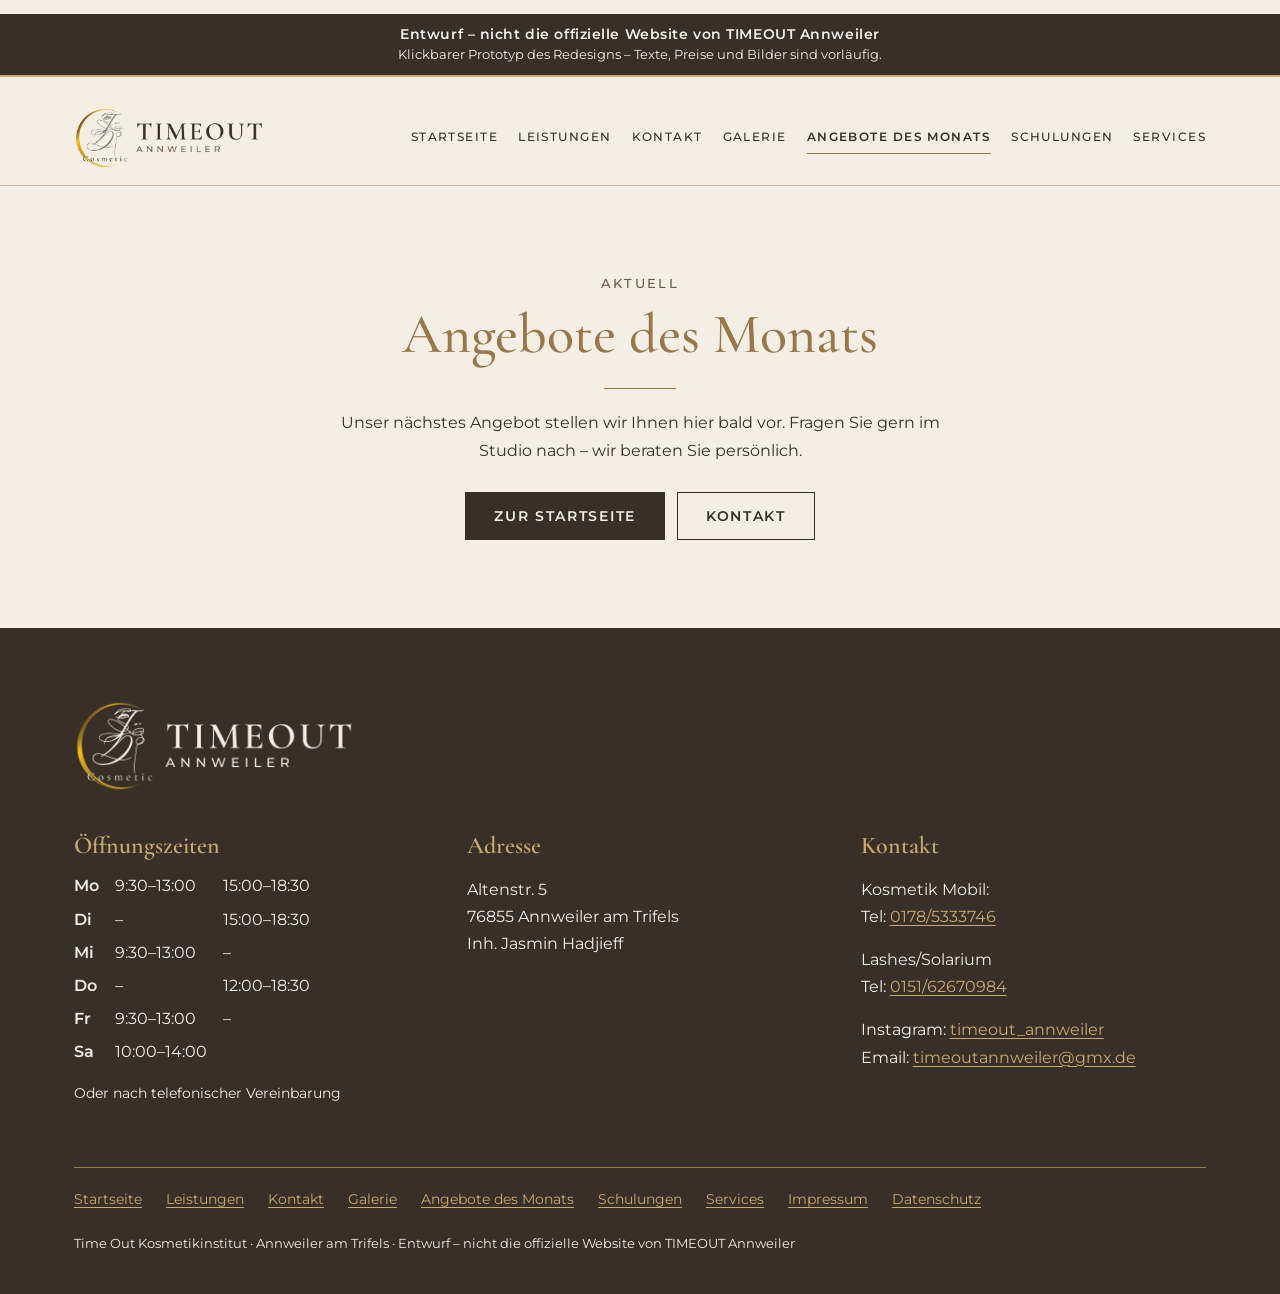
<file: angebote-des-monats.html>
<!doctype html>
<html lang="de">
<head>
<meta charset="utf-8">
<meta name="viewport" content="width=device-width, initial-scale=1">
<meta name="robots" content="noindex, nofollow">
<meta name="referrer" content="no-referrer">
<title>Angebote des Monats – Time Out Kosmetikinstitut (Entwurf)</title>
<meta name="description" content="Angebote des Monats – Seite folgt. Entwurf des Redesigns.">
<link rel="icon" href="brand/favicon.ico" sizes="16x16 32x32 48x48">
<link rel="icon" type="image/svg+xml" href="brand/favicon.svg">
<link rel="icon" type="image/png" sizes="32x32" href="brand/favicon-32.png">
<link rel="apple-touch-icon" href="brand/favicon-180.png">
<link rel="stylesheet" href="style.css">
<script src="menu.js"></script>
</head>
<body>
<a class="skip" href="#inhalt">Zum Inhalt springen</a>
<p class="draft-banner" role="note">Entwurf – nicht die offizielle Website von TIMEOUT Annweiler<span>Klickbarer Prototyp des Redesigns – Texte, Preise und Bilder sind vorläufig.</span></p>
<header class="site-header">
  <div class="wrap">
    <a class="brand" href="index.html"><img class="brand-word" src="brand/lockup-horizontal-1200.png" alt="TIMEOUT Annweiler, zur Startseite" width="1200" height="396"><img class="brand-mono" src="brand/lockup-compact-1200.png" alt="TIMEOUT Annweiler, zur Startseite" width="1200" height="374"></a>
    <button class="menu-button" type="button" aria-expanded="false" aria-controls="site-nav"><span class="menu-icon" aria-hidden="true"><span></span></span><span class="menu-text">Menü</span></button>
    <nav class="site-nav" id="site-nav" aria-label="Hauptnavigation"><ul><li><a href="index.html">Startseite</a></li><li><a href="leistungen.html">Leistungen</a></li><li><a href="kontakt.html">Kontakt</a></li><li><a href="galerie.html">Galerie</a></li><li><a href="angebote-des-monats.html" aria-current="page">Angebote des Monats</a></li><li><a href="schulungen.html">Schulungen</a></li><li><a href="services.html">Services</a></li></ul></nav>
  </div>
</header>
<main id="inhalt" tabindex="-1">

<section class="section soon">
  <div class="wrap center">
    <p class="overline">Aktuell</p>
    <h1 class="gold">Angebote des Monats</h1>
    <hr class="rule">
    <p class="lead">Unser nächstes Angebot stellen wir Ihnen hier bald vor. Fragen Sie gern im Studio nach – wir beraten Sie persönlich.</p>
    <div class="buttons"><a class="button" href="index.html">Zur Startseite</a><a class="button button--secondary" href="kontakt.html">Kontakt</a></div>
  </div>
</section>

</main>
<footer class="site-footer">
  <div class="wrap">
    <img class="footer-logo" src="brand/lockup-horizontal-dark-1200.png" alt="TIMEOUT Annweiler" width="1200" height="396" loading="lazy">
    <div class="footer-grid">
      <div>
        <h2>Öffnungszeiten</h2>
        <table class="footer-hours"><caption class="visually-hidden">Öffnungszeiten</caption><tr><th scope="row">Mo</th><td>9:30–13:00</td><td>15:00–18:30</td></tr><tr><th scope="row">Di</th><td>–</td><td>15:00–18:30</td></tr><tr><th scope="row">Mi</th><td>9:30–13:00</td><td>–</td></tr><tr><th scope="row">Do</th><td>–</td><td>12:00–18:30</td></tr><tr><th scope="row">Fr</th><td>9:30–13:00</td><td>–</td></tr><tr><th scope="row">Sa</th><td>10:00–14:00</td><td></td></tr></table>
        <p class="small">Oder nach telefonischer Vereinbarung</p>
      </div>
      <div>
        <h2>Adresse</h2>
        <p>Altenstr. 5<br>76855 Annweiler am Trifels<br>Inh. Jasmin Hadjieff</p>
      </div>
      <div>
        <h2>Kontakt</h2>
        <p>Kosmetik Mobil:<br>Tel: <a href="tel:+491785333746">0178/5333746</a></p><p>Lashes/Solarium<br>Tel: <a href="tel:+4915162670984">0151/62670984</a></p><p>Instagram: <a href="https://www.instagram.com/timeout_annweiler/">timeout_annweiler</a><br>Email: <a href="mailto:timeoutannweiler@gmx.de">timeoutannweiler@gmx.de</a></p>
      </div>
    </div>
    <nav class="footer-nav" aria-label="Fußzeile"><ul><li><a href="index.html">Startseite</a></li><li><a href="leistungen.html">Leistungen</a></li><li><a href="kontakt.html">Kontakt</a></li><li><a href="galerie.html">Galerie</a></li><li><a href="angebote-des-monats.html" aria-current="page">Angebote des Monats</a></li><li><a href="schulungen.html">Schulungen</a></li><li><a href="services.html">Services</a></li><li><a href="impressum.html">Impressum</a></li><li><a href="datenschutz.html">Datenschutz</a></li></ul></nav>
    <p class="footer-bottom">Time Out Kosmetikinstitut · Annweiler am Trifels · Entwurf – nicht die offizielle Website von TIMEOUT Annweiler</p>
  </div>
</footer>
</body>
</html>
</file>
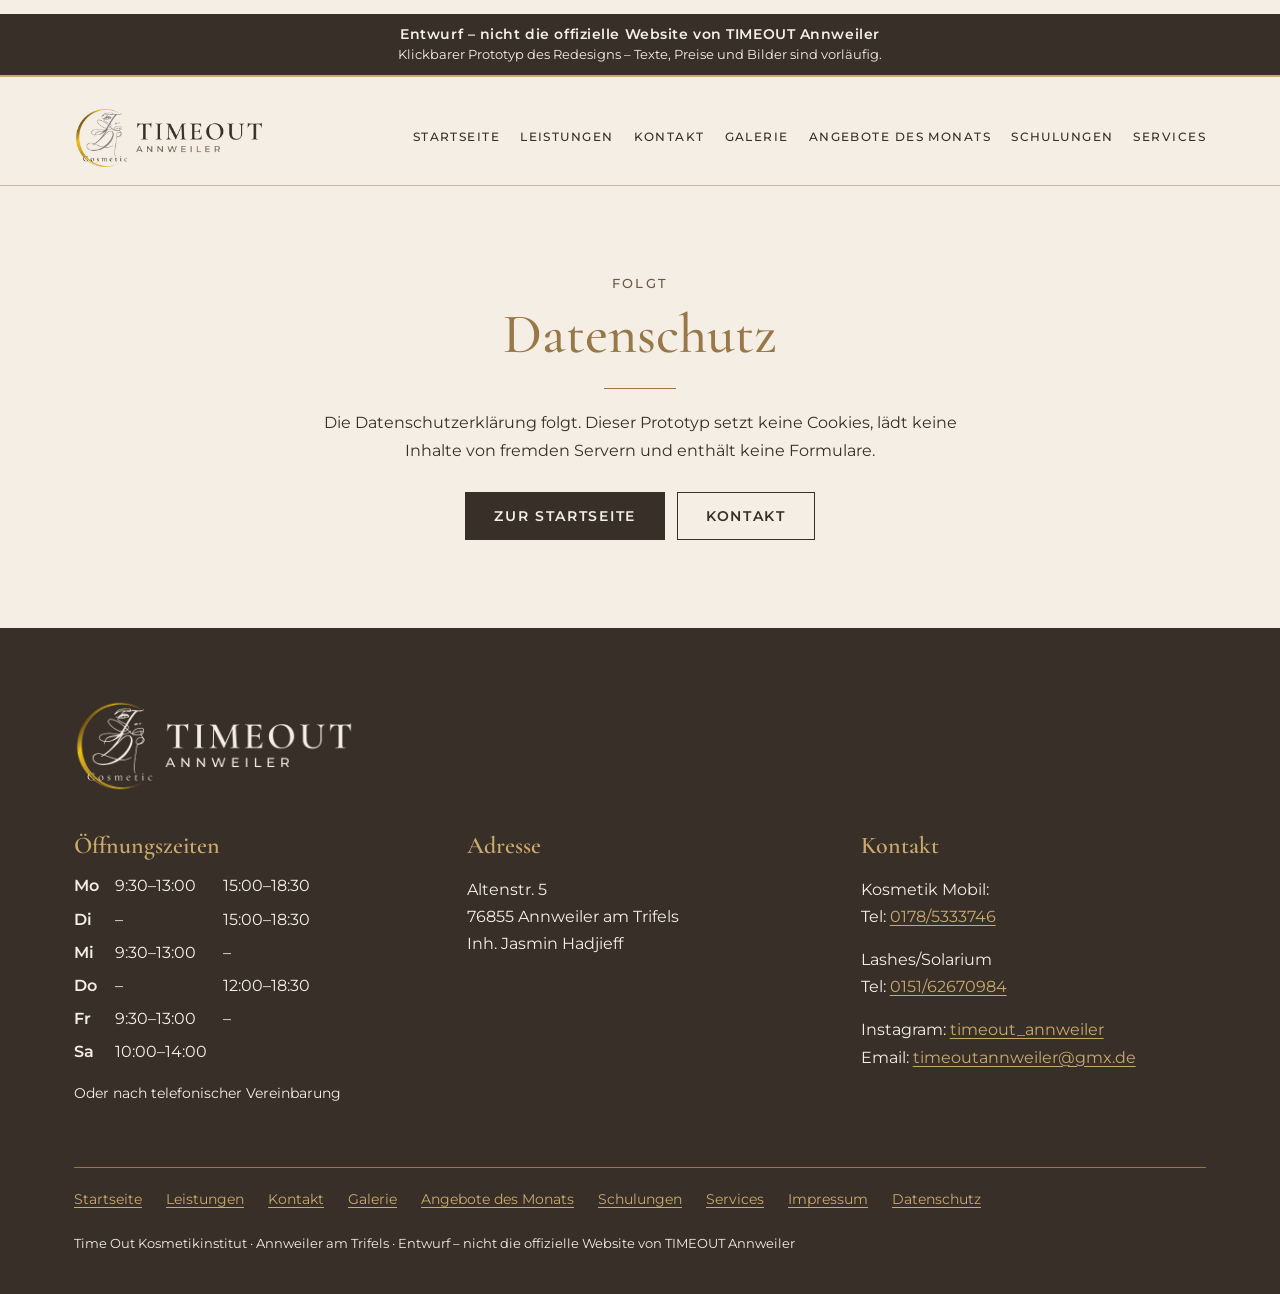
<file: datenschutz.html>
<!doctype html>
<html lang="de">
<head>
<meta charset="utf-8">
<meta name="viewport" content="width=device-width, initial-scale=1">
<meta name="robots" content="noindex, nofollow">
<meta name="referrer" content="no-referrer">
<title>Datenschutz – Time Out Kosmetikinstitut (Entwurf)</title>
<meta name="description" content="Datenschutz – Seite folgt. Entwurf des Redesigns.">
<link rel="icon" href="brand/favicon.ico" sizes="16x16 32x32 48x48">
<link rel="icon" type="image/svg+xml" href="brand/favicon.svg">
<link rel="icon" type="image/png" sizes="32x32" href="brand/favicon-32.png">
<link rel="apple-touch-icon" href="brand/favicon-180.png">
<link rel="stylesheet" href="style.css">
<script src="menu.js"></script>
</head>
<body>
<a class="skip" href="#inhalt">Zum Inhalt springen</a>
<p class="draft-banner" role="note">Entwurf – nicht die offizielle Website von TIMEOUT Annweiler<span>Klickbarer Prototyp des Redesigns – Texte, Preise und Bilder sind vorläufig.</span></p>
<header class="site-header">
  <div class="wrap">
    <a class="brand" href="index.html"><img class="brand-word" src="brand/lockup-horizontal-1200.png" alt="TIMEOUT Annweiler, zur Startseite" width="1200" height="396"><img class="brand-mono" src="brand/lockup-compact-1200.png" alt="TIMEOUT Annweiler, zur Startseite" width="1200" height="374"></a>
    <button class="menu-button" type="button" aria-expanded="false" aria-controls="site-nav"><span class="menu-icon" aria-hidden="true"><span></span></span><span class="menu-text">Menü</span></button>
    <nav class="site-nav" id="site-nav" aria-label="Hauptnavigation"><ul><li><a href="index.html">Startseite</a></li><li><a href="leistungen.html">Leistungen</a></li><li><a href="kontakt.html">Kontakt</a></li><li><a href="galerie.html">Galerie</a></li><li><a href="angebote-des-monats.html">Angebote des Monats</a></li><li><a href="schulungen.html">Schulungen</a></li><li><a href="services.html">Services</a></li></ul></nav>
  </div>
</header>
<main id="inhalt" tabindex="-1">

<section class="section soon">
  <div class="wrap center">
    <p class="overline">Folgt</p>
    <h1 class="gold">Datenschutz</h1>
    <hr class="rule">
    <p class="lead">Die Datenschutzerklärung folgt. Dieser Prototyp setzt keine Cookies, lädt keine Inhalte von fremden Servern und enthält keine Formulare.</p>
    <div class="buttons"><a class="button" href="index.html">Zur Startseite</a><a class="button button--secondary" href="kontakt.html">Kontakt</a></div>
  </div>
</section>

</main>
<footer class="site-footer">
  <div class="wrap">
    <img class="footer-logo" src="brand/lockup-horizontal-dark-1200.png" alt="TIMEOUT Annweiler" width="1200" height="396" loading="lazy">
    <div class="footer-grid">
      <div>
        <h2>Öffnungszeiten</h2>
        <table class="footer-hours"><caption class="visually-hidden">Öffnungszeiten</caption><tr><th scope="row">Mo</th><td>9:30–13:00</td><td>15:00–18:30</td></tr><tr><th scope="row">Di</th><td>–</td><td>15:00–18:30</td></tr><tr><th scope="row">Mi</th><td>9:30–13:00</td><td>–</td></tr><tr><th scope="row">Do</th><td>–</td><td>12:00–18:30</td></tr><tr><th scope="row">Fr</th><td>9:30–13:00</td><td>–</td></tr><tr><th scope="row">Sa</th><td>10:00–14:00</td><td></td></tr></table>
        <p class="small">Oder nach telefonischer Vereinbarung</p>
      </div>
      <div>
        <h2>Adresse</h2>
        <p>Altenstr. 5<br>76855 Annweiler am Trifels<br>Inh. Jasmin Hadjieff</p>
      </div>
      <div>
        <h2>Kontakt</h2>
        <p>Kosmetik Mobil:<br>Tel: <a href="tel:+491785333746">0178/5333746</a></p><p>Lashes/Solarium<br>Tel: <a href="tel:+4915162670984">0151/62670984</a></p><p>Instagram: <a href="https://www.instagram.com/timeout_annweiler/">timeout_annweiler</a><br>Email: <a href="mailto:timeoutannweiler@gmx.de">timeoutannweiler@gmx.de</a></p>
      </div>
    </div>
    <nav class="footer-nav" aria-label="Fußzeile"><ul><li><a href="index.html">Startseite</a></li><li><a href="leistungen.html">Leistungen</a></li><li><a href="kontakt.html">Kontakt</a></li><li><a href="galerie.html">Galerie</a></li><li><a href="angebote-des-monats.html">Angebote des Monats</a></li><li><a href="schulungen.html">Schulungen</a></li><li><a href="services.html">Services</a></li><li><a href="impressum.html">Impressum</a></li><li><a href="datenschutz.html" aria-current="page">Datenschutz</a></li></ul></nav>
    <p class="footer-bottom">Time Out Kosmetikinstitut · Annweiler am Trifels · Entwurf – nicht die offizielle Website von TIMEOUT Annweiler</p>
  </div>
</footer>
</body>
</html>
</file>
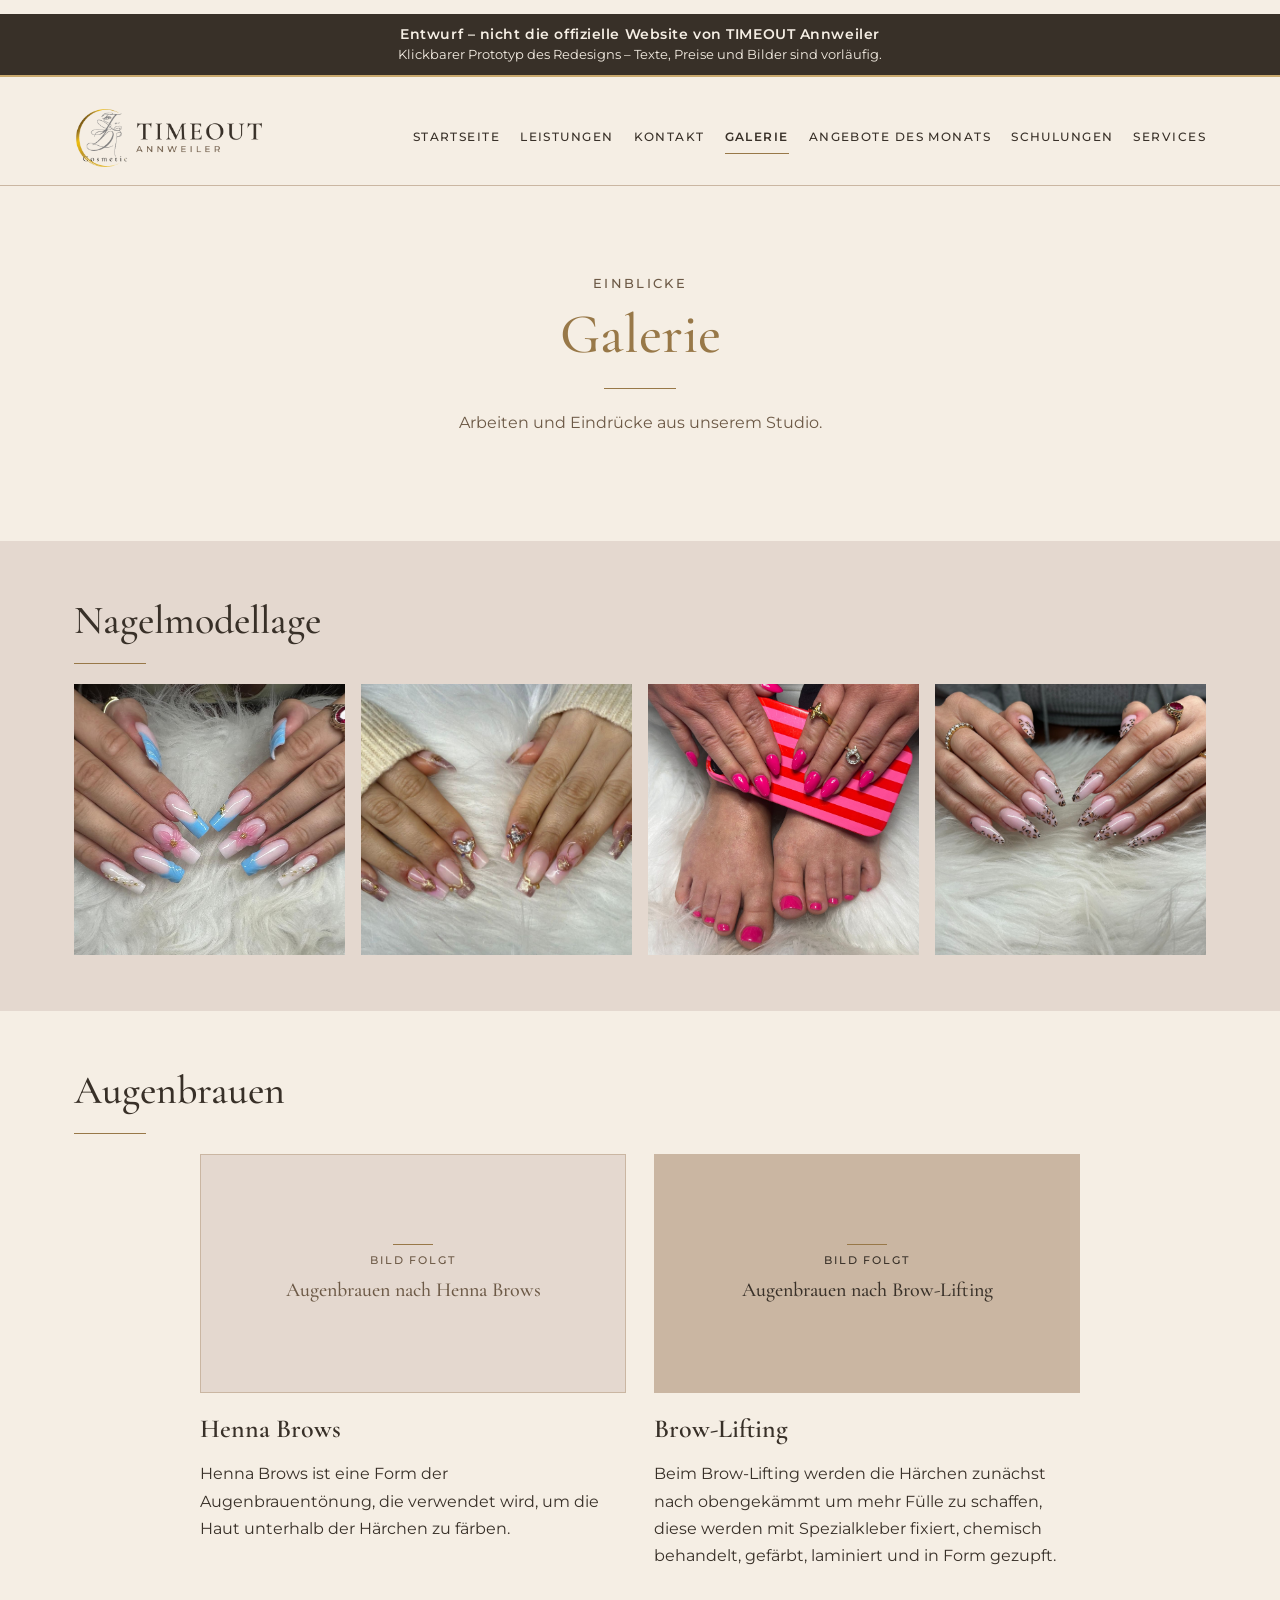
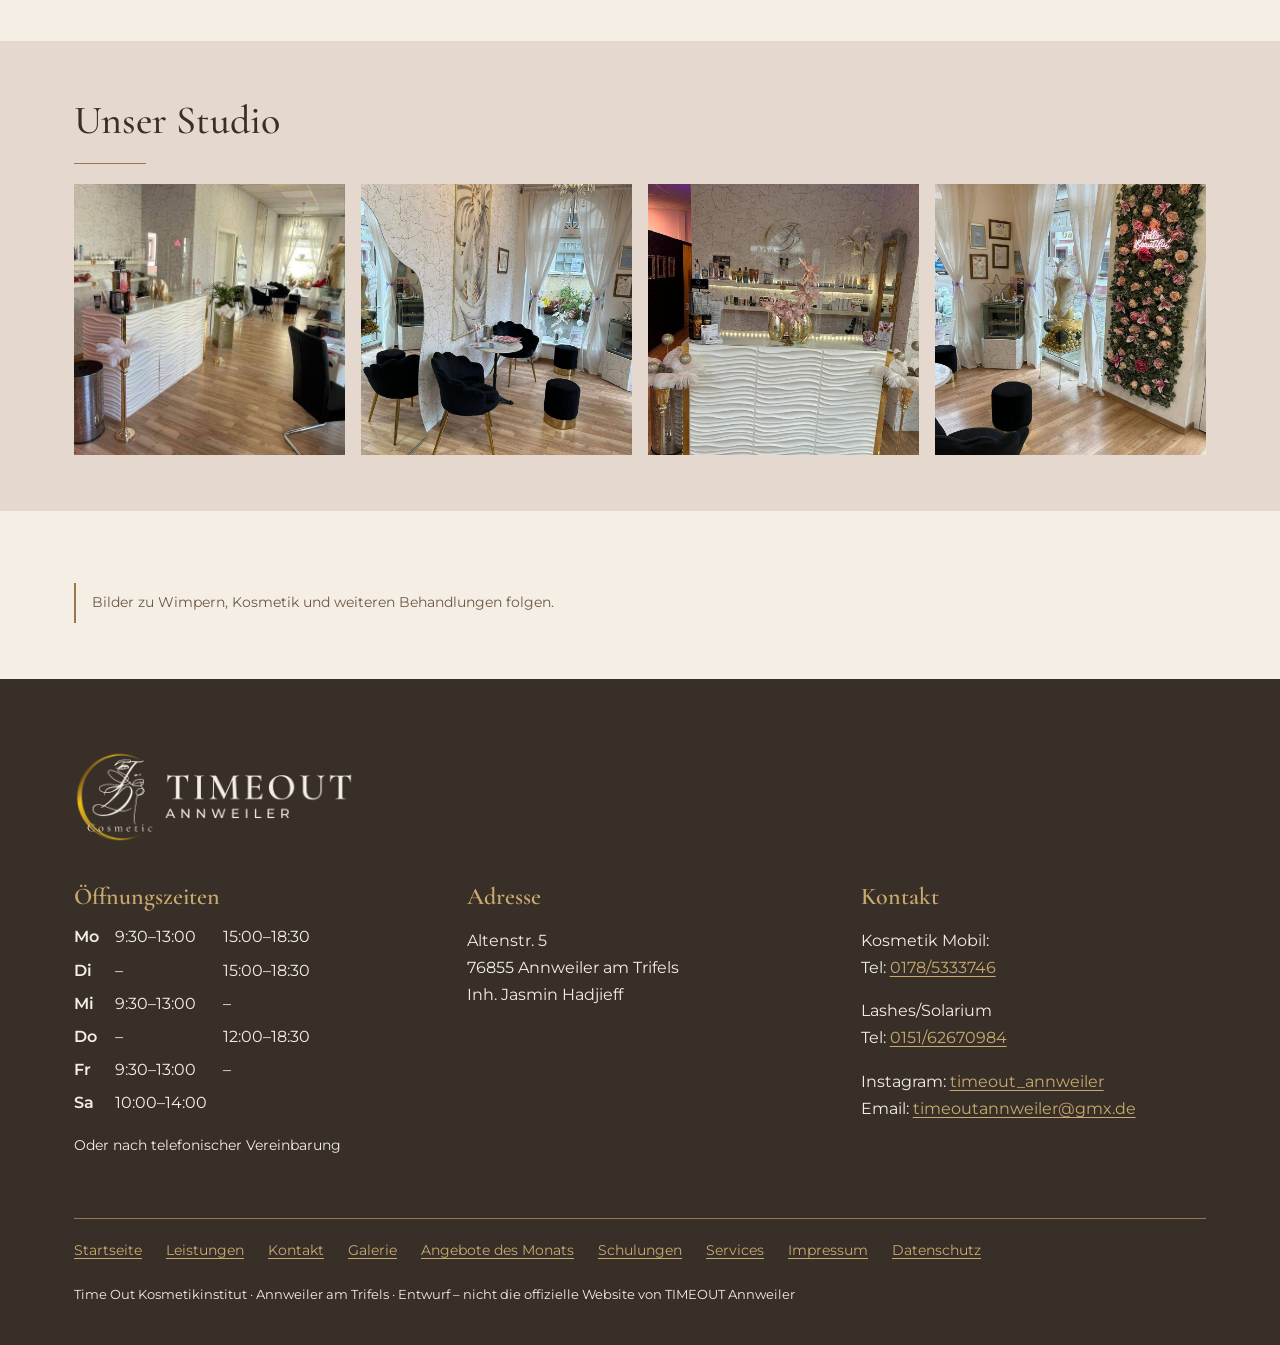
<file: galerie.html>
<!doctype html>
<html lang="de">
<head>
<meta charset="utf-8">
<meta name="viewport" content="width=device-width, initial-scale=1">
<meta name="robots" content="noindex, nofollow">
<meta name="referrer" content="no-referrer">
<title>Galerie – Time Out Kosmetikinstitut (Entwurf)</title>
<meta name="description" content="Galerie: Nagelmodellage, Augenbrauen und Einblicke in das Studio. Entwurf des Redesigns.">
<link rel="icon" href="brand/favicon.ico" sizes="16x16 32x32 48x48">
<link rel="icon" type="image/svg+xml" href="brand/favicon.svg">
<link rel="icon" type="image/png" sizes="32x32" href="brand/favicon-32.png">
<link rel="apple-touch-icon" href="brand/favicon-180.png">
<link rel="stylesheet" href="style.css">
<script src="menu.js"></script>
</head>
<body>
<a class="skip" href="#inhalt">Zum Inhalt springen</a>
<p class="draft-banner" role="note">Entwurf – nicht die offizielle Website von TIMEOUT Annweiler<span>Klickbarer Prototyp des Redesigns – Texte, Preise und Bilder sind vorläufig.</span></p>
<header class="site-header">
  <div class="wrap">
    <a class="brand" href="index.html"><img class="brand-word" src="brand/lockup-horizontal-1200.png" alt="TIMEOUT Annweiler, zur Startseite" width="1200" height="396"><img class="brand-mono" src="brand/lockup-compact-1200.png" alt="TIMEOUT Annweiler, zur Startseite" width="1200" height="374"></a>
    <button class="menu-button" type="button" aria-expanded="false" aria-controls="site-nav"><span class="menu-icon" aria-hidden="true"><span></span></span><span class="menu-text">Menü</span></button>
    <nav class="site-nav" id="site-nav" aria-label="Hauptnavigation"><ul><li><a href="index.html">Startseite</a></li><li><a href="leistungen.html">Leistungen</a></li><li><a href="kontakt.html">Kontakt</a></li><li><a href="galerie.html" aria-current="page">Galerie</a></li><li><a href="angebote-des-monats.html">Angebote des Monats</a></li><li><a href="schulungen.html">Schulungen</a></li><li><a href="services.html">Services</a></li></ul></nav>
  </div>
</header>
<main id="inhalt" tabindex="-1">

<section class="section">
  <div class="wrap">
    <div class="center"><p class="overline">Einblicke</p><h1 class="gold">Galerie</h1><hr class="rule">
      <p class="lead muted">Arbeiten und Eindrücke aus unserem Studio.</p></div>
  </div>
</section>

<section class="section section--sand section--tight" aria-labelledby="g-naegel">
  <div class="wrap">
    <h2 id="g-naegel">Nagelmodellage</h2>
    <hr class="rule">
    <div class="gallery">
      <img src="img/naegel-1.jpg" alt="Lange Gelnägel in Rosa mit blauen Spitzen, Glitzer und Strass" width="1200" height="1082" loading="lazy">
      <img src="img/naegel-2.jpg" alt="Gelnägel in Nude mit Strasssteinen und goldenen Akzenten" width="1536" height="1199" loading="lazy">
      <img src="img/naegel-3.jpg" alt="Hände und Füße mit pinkfarbenem Gel-Lack" width="1600" height="1586" loading="lazy">
      <img src="img/naegel-4.jpg" alt="Mandelförmige Gelnägel in Nude mit Leopardenmuster" width="1560" height="1600" loading="lazy">
    </div>
  </div>
</section>

<section class="section section--tight" aria-labelledby="g-brows">
  <div class="wrap">
    <h2 id="g-brows">Augenbrauen</h2>
    <hr class="rule">
    <div class="grid-2 gallery-text">
      <div><div class="ph ph--wide" role="img" aria-label="Bildplatzhalter: Augenbrauen nach Henna Brows"><span class="ph__label">Bild folgt</span><span class="ph__desc">Augenbrauen nach Henna Brows</span></div><h3 style="margin-top: 20px">Henna Brows</h3><p>Henna Brows ist eine Form der Augenbrauentönung, die verwendet wird, um die Haut unterhalb der Härchen zu färben.</p></div>
      <div><div class="ph ph--wide ph--taupe" role="img" aria-label="Bildplatzhalter: Augenbrauen nach Brow-Lifting"><span class="ph__label">Bild folgt</span><span class="ph__desc">Augenbrauen nach Brow-Lifting</span></div><h3 style="margin-top: 20px">Brow-Lifting</h3><p>Beim Brow-Lifting werden die Härchen zunächst nach obengekämmt um mehr Fülle zu schaffen, diese werden mit Spezialkleber fixiert, chemisch behandelt, gefärbt, laminiert und in Form gezupft.</p></div>
    </div>
  </div>
</section>

<section class="section section--sand section--tight" aria-labelledby="g-studio">
  <div class="wrap">
    <h2 id="g-studio">Unser Studio</h2>
    <hr class="rule">
    <div class="gallery">
      <img src="img/studio-empfang.jpg" alt="Empfangstheke und Behandlungsplätze" width="1000" height="562" loading="lazy">
      <img src="img/studio-sitzecke.jpg" alt="Sitzecke mit Samtsesseln und Kronleuchter" width="1000" height="1333" loading="lazy">
      <img src="img/studio-theke.jpg" alt="Beleuchtete Theke mit Produktregal" width="1000" height="1333" loading="lazy">
      <img src="img/studio-blumenwand.jpg" alt="Blumenwand mit Leuchtschrift und Sitzmöbeln" width="1000" height="1333" loading="lazy">
    </div>
  </div>
</section>

<section class="section section--tight">
  <div class="wrap">
    <p class="open-note">Bilder zu Wimpern, Kosmetik und weiteren Behandlungen folgen.</p>
  </div>
</section>

</main>
<footer class="site-footer">
  <div class="wrap">
    <img class="footer-logo" src="brand/lockup-horizontal-dark-1200.png" alt="TIMEOUT Annweiler" width="1200" height="396" loading="lazy">
    <div class="footer-grid">
      <div>
        <h2>Öffnungszeiten</h2>
        <table class="footer-hours"><caption class="visually-hidden">Öffnungszeiten</caption><tr><th scope="row">Mo</th><td>9:30–13:00</td><td>15:00–18:30</td></tr><tr><th scope="row">Di</th><td>–</td><td>15:00–18:30</td></tr><tr><th scope="row">Mi</th><td>9:30–13:00</td><td>–</td></tr><tr><th scope="row">Do</th><td>–</td><td>12:00–18:30</td></tr><tr><th scope="row">Fr</th><td>9:30–13:00</td><td>–</td></tr><tr><th scope="row">Sa</th><td>10:00–14:00</td><td></td></tr></table>
        <p class="small">Oder nach telefonischer Vereinbarung</p>
      </div>
      <div>
        <h2>Adresse</h2>
        <p>Altenstr. 5<br>76855 Annweiler am Trifels<br>Inh. Jasmin Hadjieff</p>
      </div>
      <div>
        <h2>Kontakt</h2>
        <p>Kosmetik Mobil:<br>Tel: <a href="tel:+491785333746">0178/5333746</a></p><p>Lashes/Solarium<br>Tel: <a href="tel:+4915162670984">0151/62670984</a></p><p>Instagram: <a href="https://www.instagram.com/timeout_annweiler/">timeout_annweiler</a><br>Email: <a href="mailto:timeoutannweiler@gmx.de">timeoutannweiler@gmx.de</a></p>
      </div>
    </div>
    <nav class="footer-nav" aria-label="Fußzeile"><ul><li><a href="index.html">Startseite</a></li><li><a href="leistungen.html">Leistungen</a></li><li><a href="kontakt.html">Kontakt</a></li><li><a href="galerie.html" aria-current="page">Galerie</a></li><li><a href="angebote-des-monats.html">Angebote des Monats</a></li><li><a href="schulungen.html">Schulungen</a></li><li><a href="services.html">Services</a></li><li><a href="impressum.html">Impressum</a></li><li><a href="datenschutz.html">Datenschutz</a></li></ul></nav>
    <p class="footer-bottom">Time Out Kosmetikinstitut · Annweiler am Trifels · Entwurf – nicht die offizielle Website von TIMEOUT Annweiler</p>
  </div>
</footer>
</body>
</html>
</file>
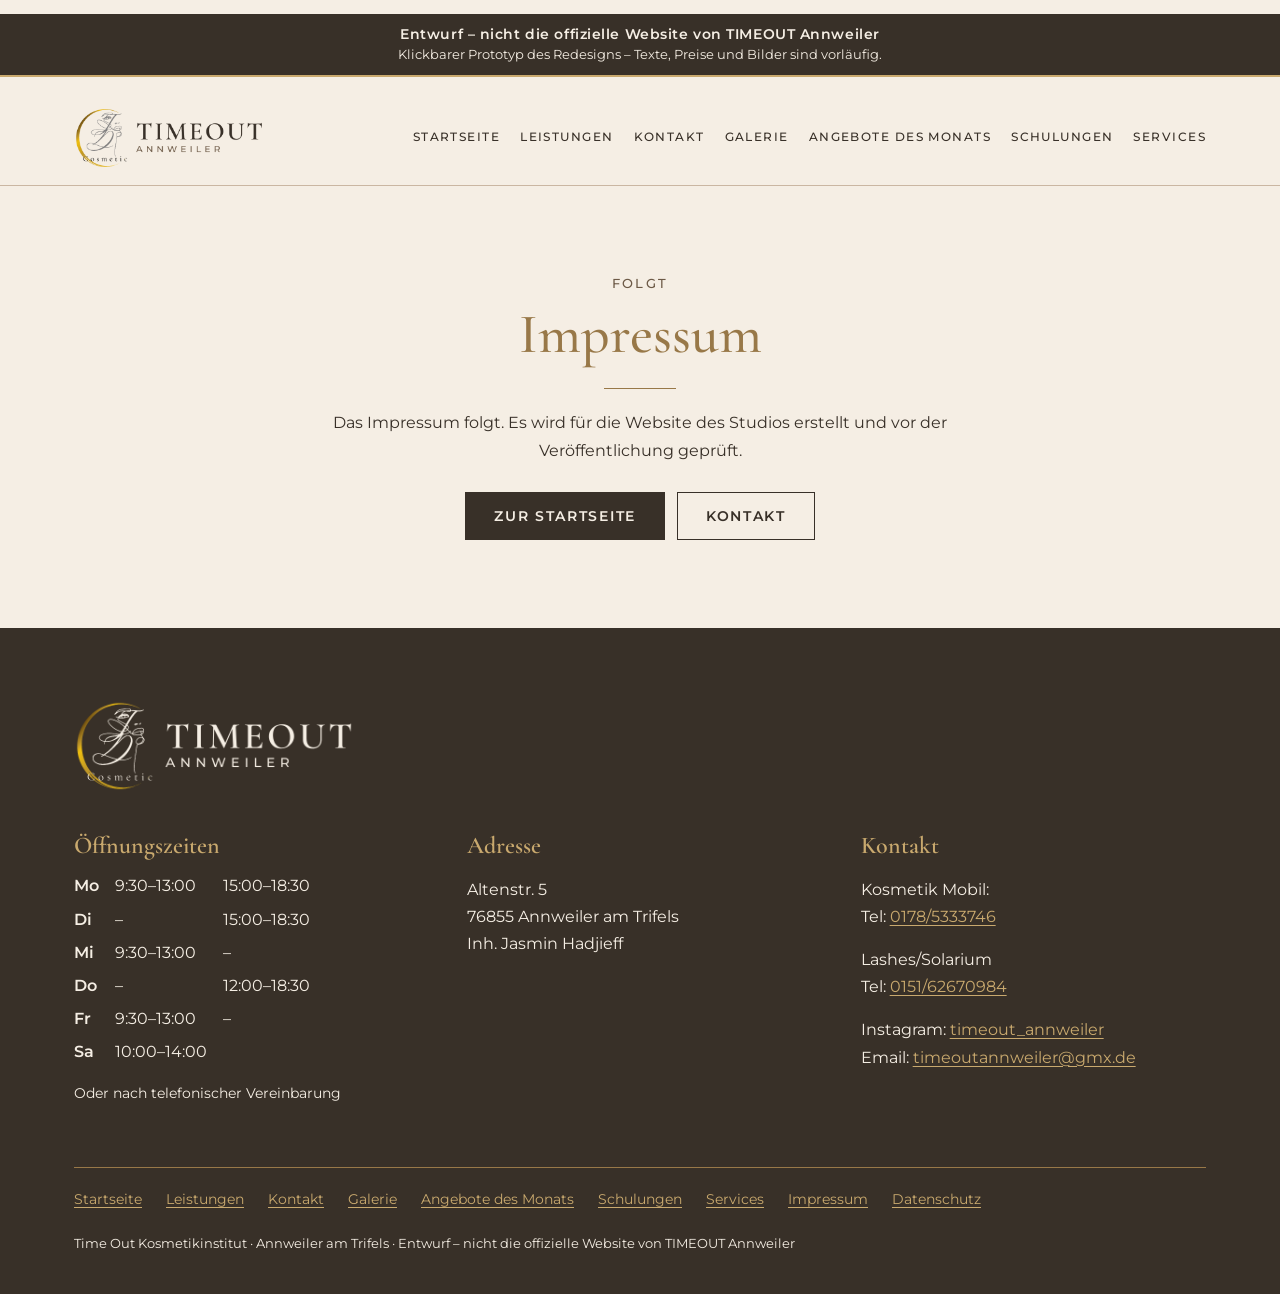
<file: impressum.html>
<!doctype html>
<html lang="de">
<head>
<meta charset="utf-8">
<meta name="viewport" content="width=device-width, initial-scale=1">
<meta name="robots" content="noindex, nofollow">
<meta name="referrer" content="no-referrer">
<title>Impressum – Time Out Kosmetikinstitut (Entwurf)</title>
<meta name="description" content="Impressum – Seite folgt. Entwurf des Redesigns.">
<link rel="icon" href="brand/favicon.ico" sizes="16x16 32x32 48x48">
<link rel="icon" type="image/svg+xml" href="brand/favicon.svg">
<link rel="icon" type="image/png" sizes="32x32" href="brand/favicon-32.png">
<link rel="apple-touch-icon" href="brand/favicon-180.png">
<link rel="stylesheet" href="style.css">
<script src="menu.js"></script>
</head>
<body>
<a class="skip" href="#inhalt">Zum Inhalt springen</a>
<p class="draft-banner" role="note">Entwurf – nicht die offizielle Website von TIMEOUT Annweiler<span>Klickbarer Prototyp des Redesigns – Texte, Preise und Bilder sind vorläufig.</span></p>
<header class="site-header">
  <div class="wrap">
    <a class="brand" href="index.html"><img class="brand-word" src="brand/lockup-horizontal-1200.png" alt="TIMEOUT Annweiler, zur Startseite" width="1200" height="396"><img class="brand-mono" src="brand/lockup-compact-1200.png" alt="TIMEOUT Annweiler, zur Startseite" width="1200" height="374"></a>
    <button class="menu-button" type="button" aria-expanded="false" aria-controls="site-nav"><span class="menu-icon" aria-hidden="true"><span></span></span><span class="menu-text">Menü</span></button>
    <nav class="site-nav" id="site-nav" aria-label="Hauptnavigation"><ul><li><a href="index.html">Startseite</a></li><li><a href="leistungen.html">Leistungen</a></li><li><a href="kontakt.html">Kontakt</a></li><li><a href="galerie.html">Galerie</a></li><li><a href="angebote-des-monats.html">Angebote des Monats</a></li><li><a href="schulungen.html">Schulungen</a></li><li><a href="services.html">Services</a></li></ul></nav>
  </div>
</header>
<main id="inhalt" tabindex="-1">

<section class="section soon">
  <div class="wrap center">
    <p class="overline">Folgt</p>
    <h1 class="gold">Impressum</h1>
    <hr class="rule">
    <p class="lead">Das Impressum folgt. Es wird für die Website des Studios erstellt und vor der Veröffentlichung geprüft.</p>
    <div class="buttons"><a class="button" href="index.html">Zur Startseite</a><a class="button button--secondary" href="kontakt.html">Kontakt</a></div>
  </div>
</section>

</main>
<footer class="site-footer">
  <div class="wrap">
    <img class="footer-logo" src="brand/lockup-horizontal-dark-1200.png" alt="TIMEOUT Annweiler" width="1200" height="396" loading="lazy">
    <div class="footer-grid">
      <div>
        <h2>Öffnungszeiten</h2>
        <table class="footer-hours"><caption class="visually-hidden">Öffnungszeiten</caption><tr><th scope="row">Mo</th><td>9:30–13:00</td><td>15:00–18:30</td></tr><tr><th scope="row">Di</th><td>–</td><td>15:00–18:30</td></tr><tr><th scope="row">Mi</th><td>9:30–13:00</td><td>–</td></tr><tr><th scope="row">Do</th><td>–</td><td>12:00–18:30</td></tr><tr><th scope="row">Fr</th><td>9:30–13:00</td><td>–</td></tr><tr><th scope="row">Sa</th><td>10:00–14:00</td><td></td></tr></table>
        <p class="small">Oder nach telefonischer Vereinbarung</p>
      </div>
      <div>
        <h2>Adresse</h2>
        <p>Altenstr. 5<br>76855 Annweiler am Trifels<br>Inh. Jasmin Hadjieff</p>
      </div>
      <div>
        <h2>Kontakt</h2>
        <p>Kosmetik Mobil:<br>Tel: <a href="tel:+491785333746">0178/5333746</a></p><p>Lashes/Solarium<br>Tel: <a href="tel:+4915162670984">0151/62670984</a></p><p>Instagram: <a href="https://www.instagram.com/timeout_annweiler/">timeout_annweiler</a><br>Email: <a href="mailto:timeoutannweiler@gmx.de">timeoutannweiler@gmx.de</a></p>
      </div>
    </div>
    <nav class="footer-nav" aria-label="Fußzeile"><ul><li><a href="index.html">Startseite</a></li><li><a href="leistungen.html">Leistungen</a></li><li><a href="kontakt.html">Kontakt</a></li><li><a href="galerie.html">Galerie</a></li><li><a href="angebote-des-monats.html">Angebote des Monats</a></li><li><a href="schulungen.html">Schulungen</a></li><li><a href="services.html">Services</a></li><li><a href="impressum.html" aria-current="page">Impressum</a></li><li><a href="datenschutz.html">Datenschutz</a></li></ul></nav>
    <p class="footer-bottom">Time Out Kosmetikinstitut · Annweiler am Trifels · Entwurf – nicht die offizielle Website von TIMEOUT Annweiler</p>
  </div>
</footer>
</body>
</html>
</file>
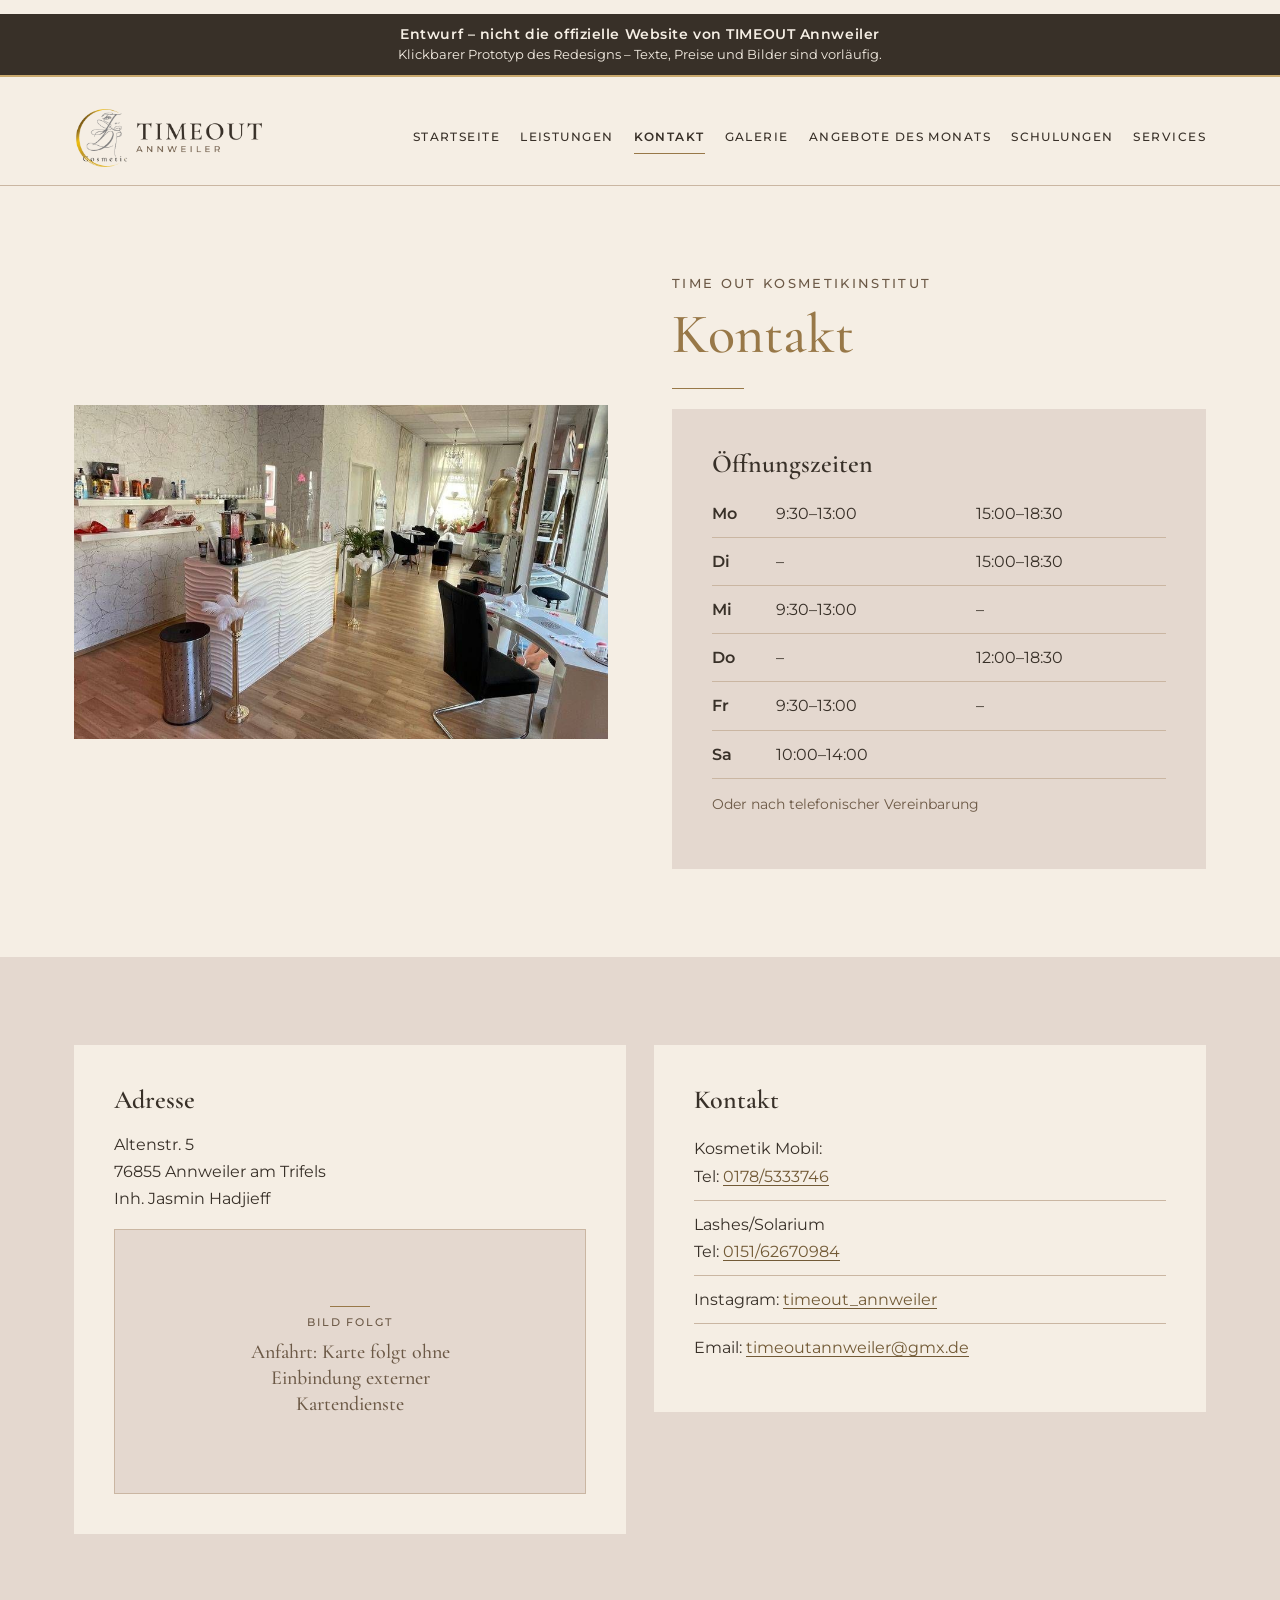
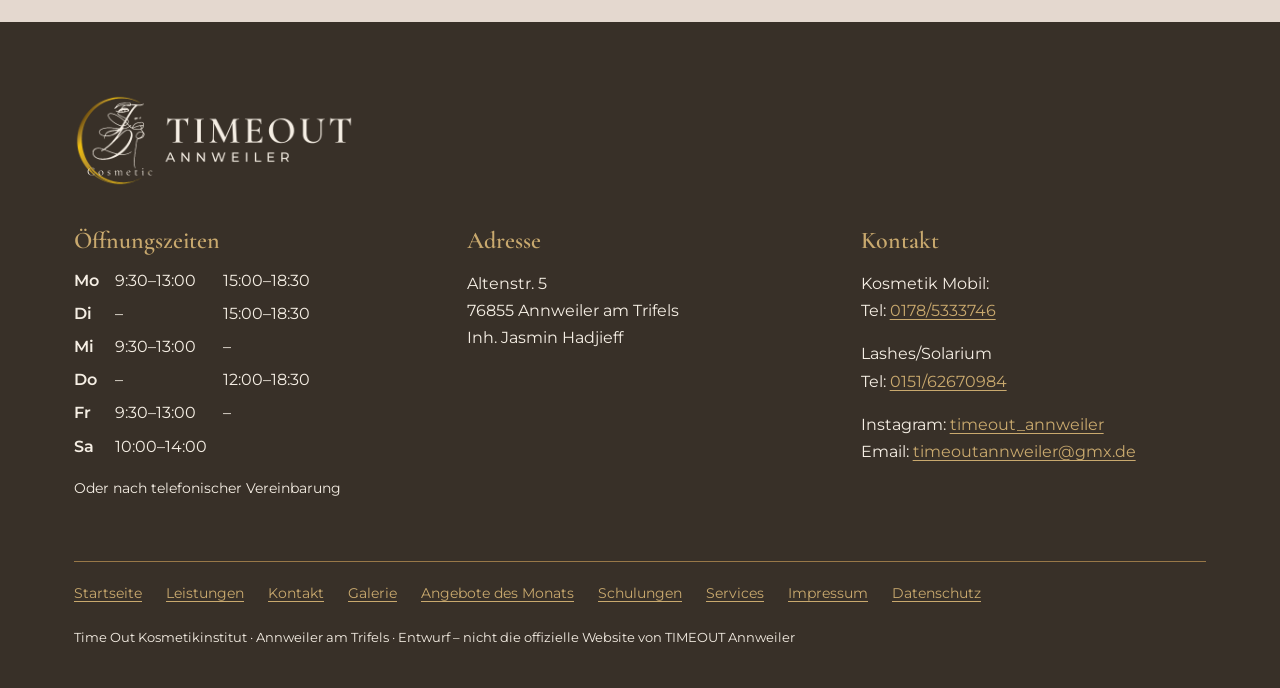
<file: kontakt.html>
<!doctype html>
<html lang="de">
<head>
<meta charset="utf-8">
<meta name="viewport" content="width=device-width, initial-scale=1">
<meta name="robots" content="noindex, nofollow">
<meta name="referrer" content="no-referrer">
<title>Kontakt – Time Out Kosmetikinstitut (Entwurf)</title>
<meta name="description" content="Öffnungszeiten, Adresse und Kontakt von Time Out Kosmetikinstitut, Annweiler am Trifels. Entwurf des Redesigns.">
<link rel="icon" href="brand/favicon.ico" sizes="16x16 32x32 48x48">
<link rel="icon" type="image/svg+xml" href="brand/favicon.svg">
<link rel="icon" type="image/png" sizes="32x32" href="brand/favicon-32.png">
<link rel="apple-touch-icon" href="brand/favicon-180.png">
<link rel="stylesheet" href="style.css">
<script src="menu.js"></script>
</head>
<body>
<a class="skip" href="#inhalt">Zum Inhalt springen</a>
<p class="draft-banner" role="note">Entwurf – nicht die offizielle Website von TIMEOUT Annweiler<span>Klickbarer Prototyp des Redesigns – Texte, Preise und Bilder sind vorläufig.</span></p>
<header class="site-header">
  <div class="wrap">
    <a class="brand" href="index.html"><img class="brand-word" src="brand/lockup-horizontal-1200.png" alt="TIMEOUT Annweiler, zur Startseite" width="1200" height="396"><img class="brand-mono" src="brand/lockup-compact-1200.png" alt="TIMEOUT Annweiler, zur Startseite" width="1200" height="374"></a>
    <button class="menu-button" type="button" aria-expanded="false" aria-controls="site-nav"><span class="menu-icon" aria-hidden="true"><span></span></span><span class="menu-text">Menü</span></button>
    <nav class="site-nav" id="site-nav" aria-label="Hauptnavigation"><ul><li><a href="index.html">Startseite</a></li><li><a href="leistungen.html">Leistungen</a></li><li><a href="kontakt.html" aria-current="page">Kontakt</a></li><li><a href="galerie.html">Galerie</a></li><li><a href="angebote-des-monats.html">Angebote des Monats</a></li><li><a href="schulungen.html">Schulungen</a></li><li><a href="services.html">Services</a></li></ul></nav>
  </div>
</header>
<main id="inhalt" tabindex="-1">

<section class="section">
  <div class="wrap split">
    <figure class="photo-wide"><img src="img/studio-empfang.jpg" alt="Empfangstheke und Behandlungsplätze im Studio" width="1000" height="562" loading="eager"></figure>
    <div>
      <p class="overline">Time Out Kosmetikinstitut</p>
      <h1 class="gold">Kontakt</h1>
      <hr class="rule">
      <div class="info-card">
        <h2 style="font-size: 26px; font-weight: 600">Öffnungszeiten</h2>
        <table class="hours"><caption class="visually-hidden">Öffnungszeiten</caption><tr><th scope="row">Mo</th><td>9:30–13:00</td><td>15:00–18:30</td></tr><tr><th scope="row">Di</th><td>–</td><td>15:00–18:30</td></tr><tr><th scope="row">Mi</th><td>9:30–13:00</td><td>–</td></tr><tr><th scope="row">Do</th><td>–</td><td>12:00–18:30</td></tr><tr><th scope="row">Fr</th><td>9:30–13:00</td><td>–</td></tr><tr><th scope="row">Sa</th><td>10:00–14:00</td><td></td></tr></table>
        <p class="small muted">Oder nach telefonischer Vereinbarung</p>
      </div>
    </div>
  </div>
</section>

<section class="section section--sand">
  <div class="wrap grid-2">
    <div class="info-card">
      <h2 style="font-size: 26px; font-weight: 600">Adresse</h2>
      <p>Altenstr. 5<br>76855 Annweiler am Trifels<br>Inh. Jasmin Hadjieff</p>
      <div class="ph ph--wide" role="img" aria-label="Bildplatzhalter: Anfahrt: Karte folgt ohne Einbindung externer Kartendienste"><span class="ph__label">Bild folgt</span><span class="ph__desc">Anfahrt: Karte folgt ohne Einbindung externer Kartendienste</span></div>
    </div>
    <div class="info-card">
      <h2 style="font-size: 26px; font-weight: 600">Kontakt</h2>
      <ul class="contact-list"><li>Kosmetik Mobil:<br>Tel: <a href="tel:+491785333746">0178/5333746</a></li><li>Lashes/Solarium<br>Tel: <a href="tel:+4915162670984">0151/62670984</a></li><li>Instagram: <a href="https://www.instagram.com/timeout_annweiler/">timeout_annweiler</a></li><li>Email: <a href="mailto:timeoutannweiler@gmx.de">timeoutannweiler@gmx.de</a></li></ul>
    </div>
  </div>
</section>

</main>
<footer class="site-footer">
  <div class="wrap">
    <img class="footer-logo" src="brand/lockup-horizontal-dark-1200.png" alt="TIMEOUT Annweiler" width="1200" height="396" loading="lazy">
    <div class="footer-grid">
      <div>
        <h2>Öffnungszeiten</h2>
        <table class="footer-hours"><caption class="visually-hidden">Öffnungszeiten</caption><tr><th scope="row">Mo</th><td>9:30–13:00</td><td>15:00–18:30</td></tr><tr><th scope="row">Di</th><td>–</td><td>15:00–18:30</td></tr><tr><th scope="row">Mi</th><td>9:30–13:00</td><td>–</td></tr><tr><th scope="row">Do</th><td>–</td><td>12:00–18:30</td></tr><tr><th scope="row">Fr</th><td>9:30–13:00</td><td>–</td></tr><tr><th scope="row">Sa</th><td>10:00–14:00</td><td></td></tr></table>
        <p class="small">Oder nach telefonischer Vereinbarung</p>
      </div>
      <div>
        <h2>Adresse</h2>
        <p>Altenstr. 5<br>76855 Annweiler am Trifels<br>Inh. Jasmin Hadjieff</p>
      </div>
      <div>
        <h2>Kontakt</h2>
        <p>Kosmetik Mobil:<br>Tel: <a href="tel:+491785333746">0178/5333746</a></p><p>Lashes/Solarium<br>Tel: <a href="tel:+4915162670984">0151/62670984</a></p><p>Instagram: <a href="https://www.instagram.com/timeout_annweiler/">timeout_annweiler</a><br>Email: <a href="mailto:timeoutannweiler@gmx.de">timeoutannweiler@gmx.de</a></p>
      </div>
    </div>
    <nav class="footer-nav" aria-label="Fußzeile"><ul><li><a href="index.html">Startseite</a></li><li><a href="leistungen.html">Leistungen</a></li><li><a href="kontakt.html" aria-current="page">Kontakt</a></li><li><a href="galerie.html">Galerie</a></li><li><a href="angebote-des-monats.html">Angebote des Monats</a></li><li><a href="schulungen.html">Schulungen</a></li><li><a href="services.html">Services</a></li><li><a href="impressum.html">Impressum</a></li><li><a href="datenschutz.html">Datenschutz</a></li></ul></nav>
    <p class="footer-bottom">Time Out Kosmetikinstitut · Annweiler am Trifels · Entwurf – nicht die offizielle Website von TIMEOUT Annweiler</p>
  </div>
</footer>
</body>
</html>
</file>
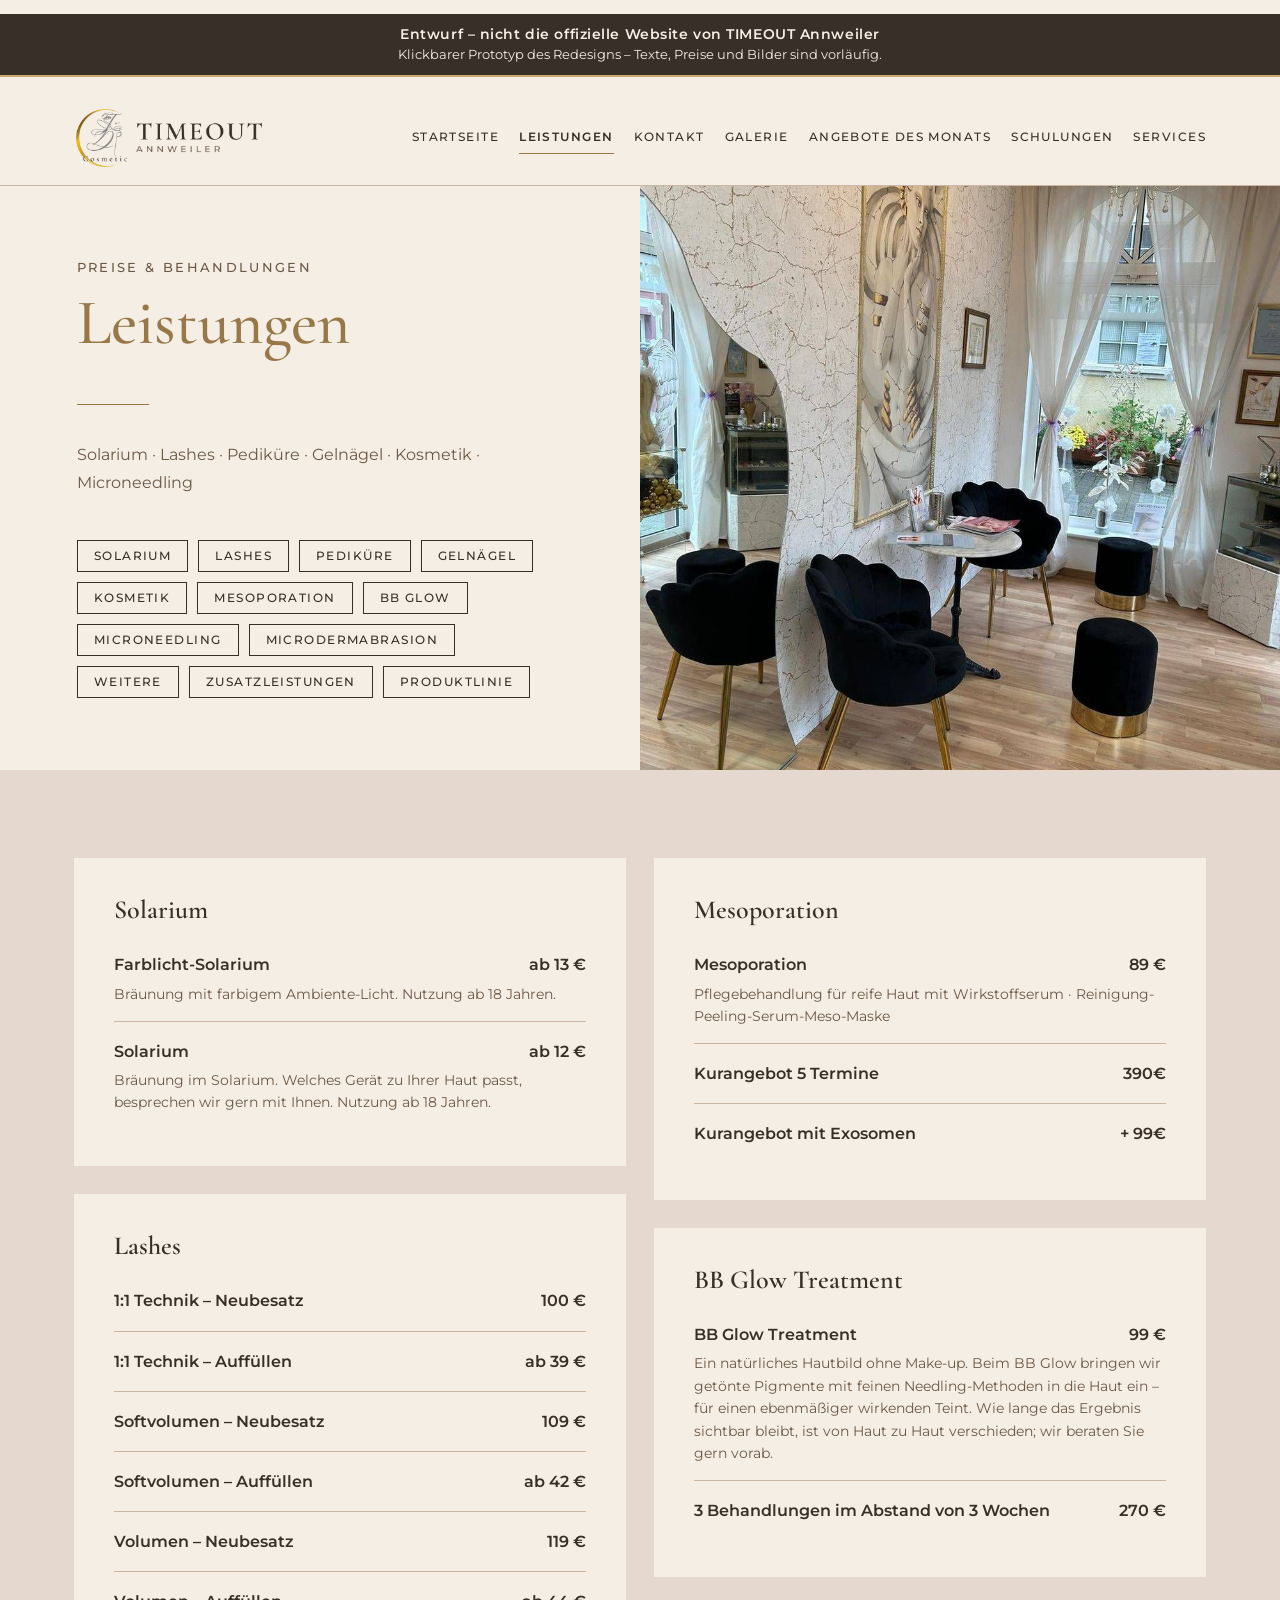
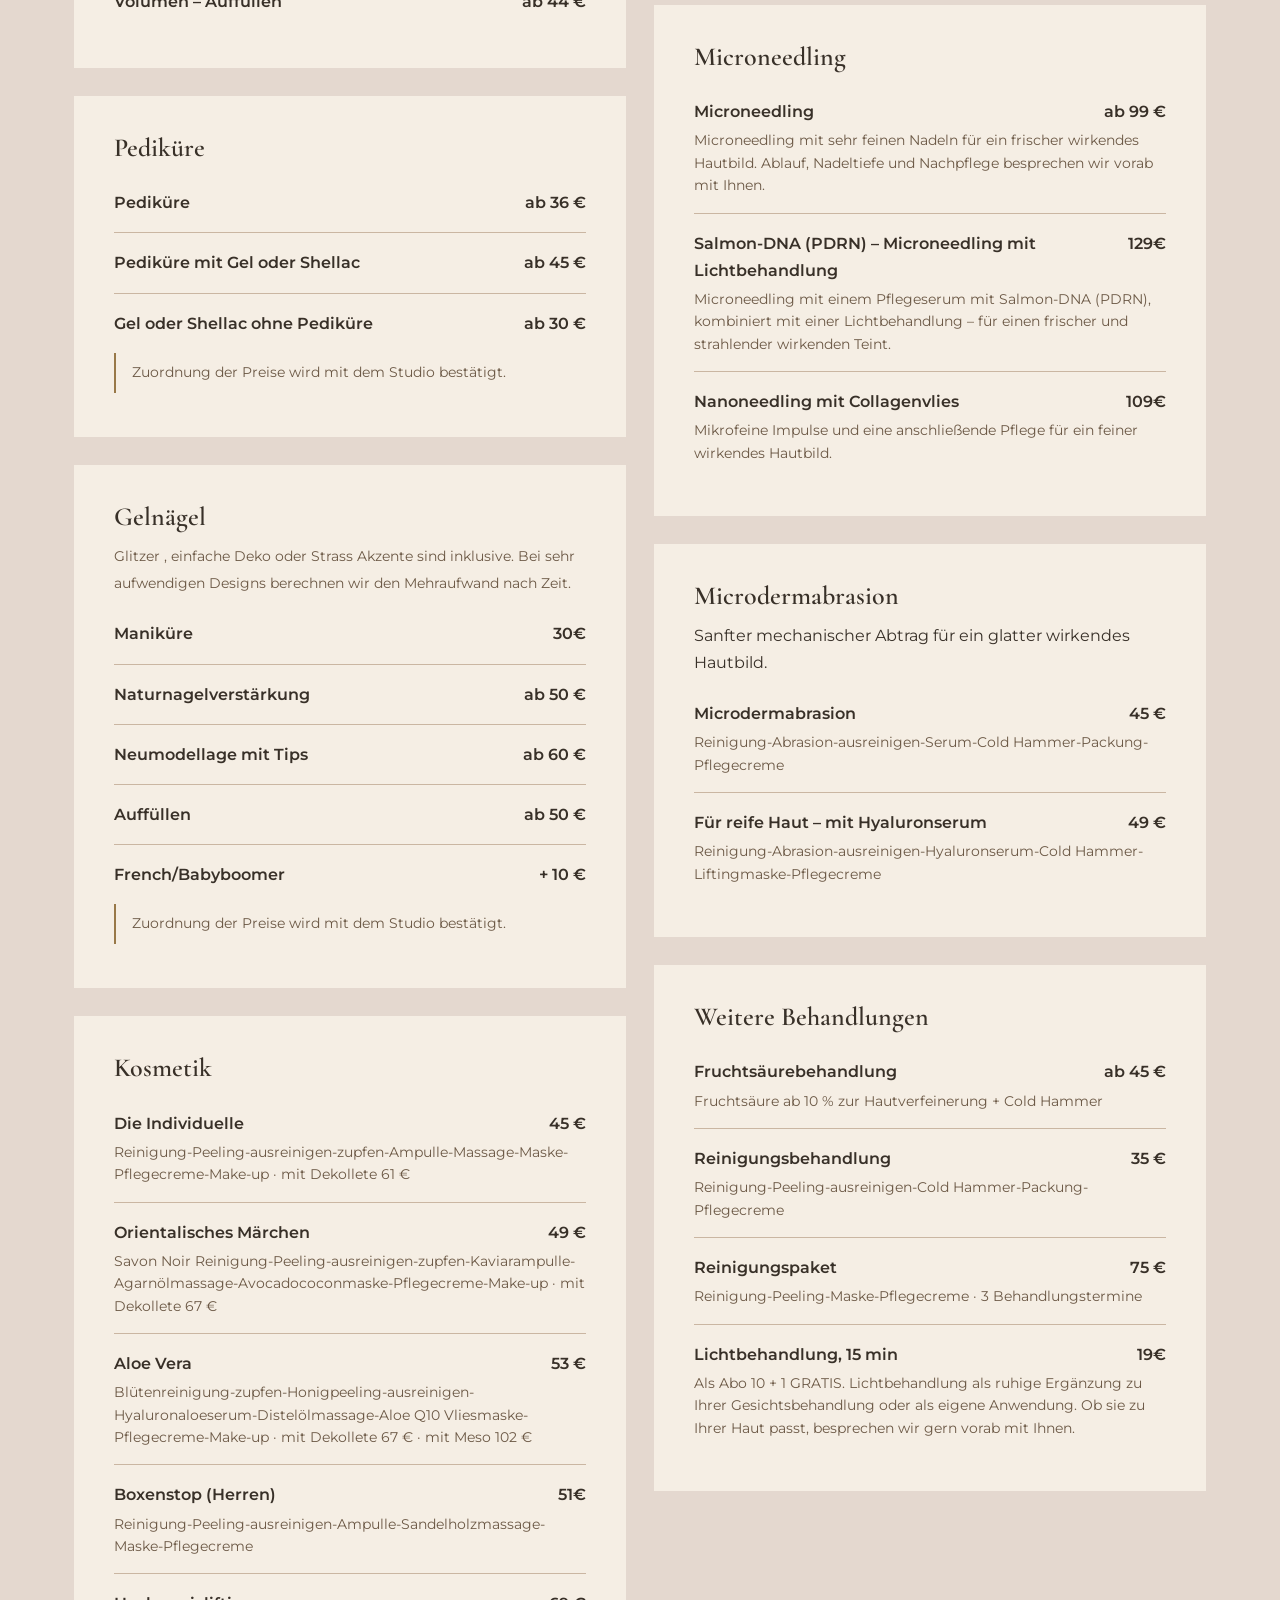
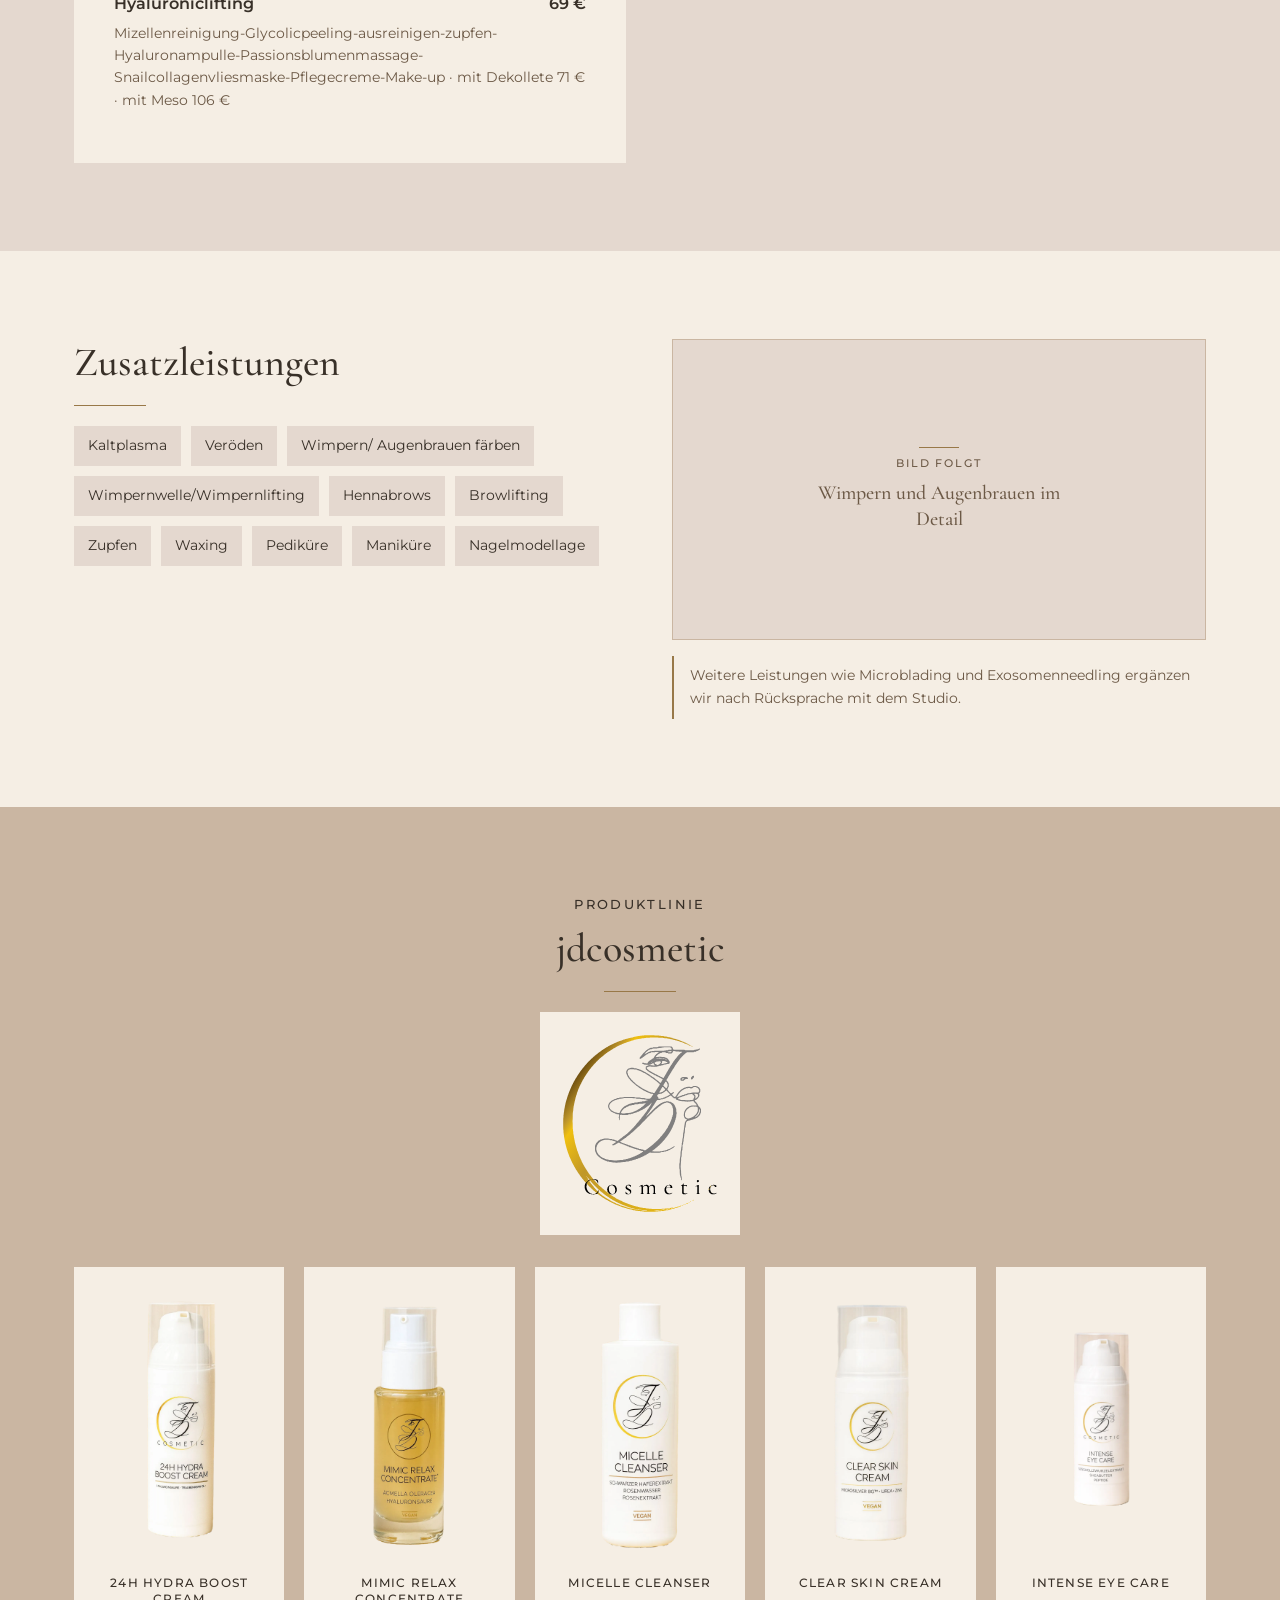
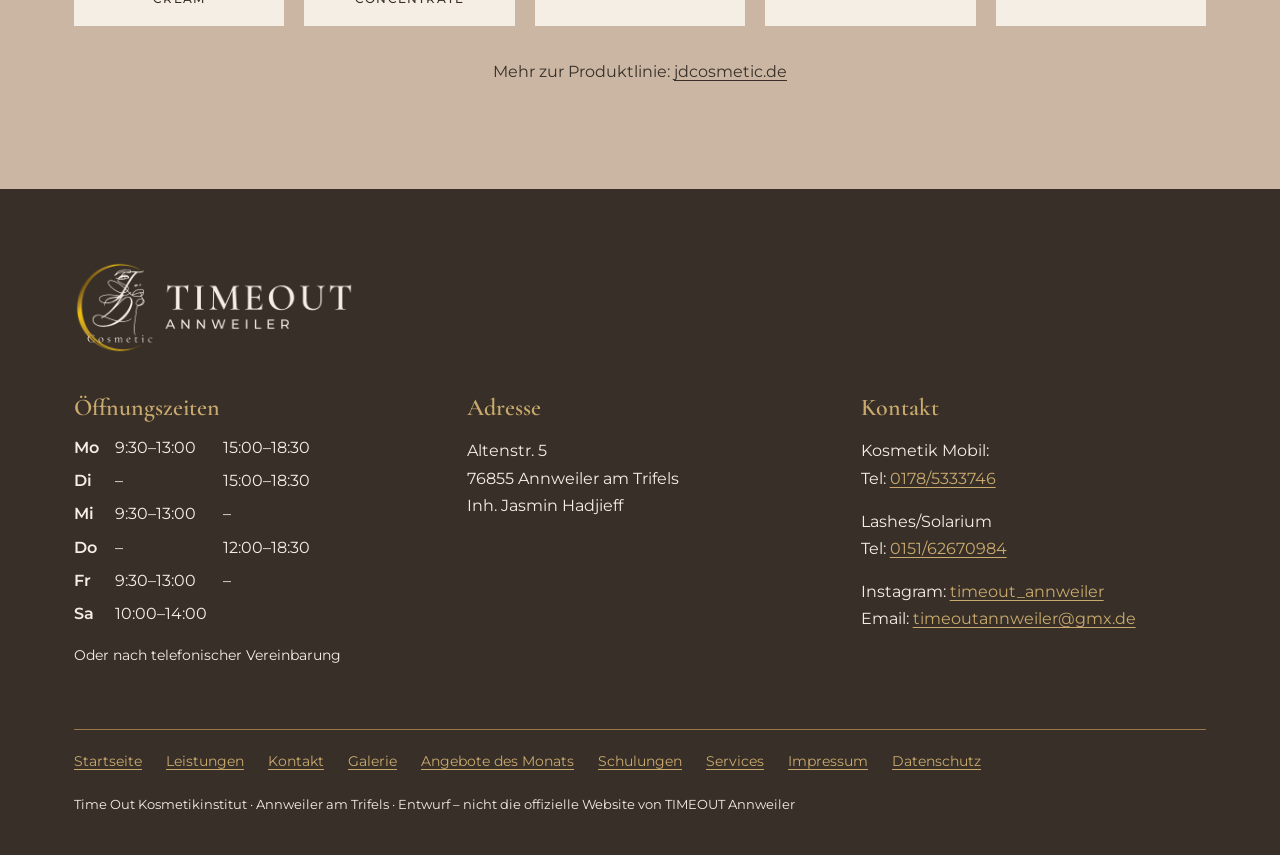
<file: leistungen.html>
<!doctype html>
<html lang="de">
<head>
<meta charset="utf-8">
<meta name="viewport" content="width=device-width, initial-scale=1">
<meta name="robots" content="noindex, nofollow">
<meta name="referrer" content="no-referrer">
<title>Leistungen – Time Out Kosmetikinstitut (Entwurf)</title>
<meta name="description" content="Behandlungen und Preise: Solarium, Lashes, Pediküre, Gelnägel, Kosmetik, Microneedling. Entwurf des Redesigns.">
<link rel="icon" href="brand/favicon.ico" sizes="16x16 32x32 48x48">
<link rel="icon" type="image/svg+xml" href="brand/favicon.svg">
<link rel="icon" type="image/png" sizes="32x32" href="brand/favicon-32.png">
<link rel="apple-touch-icon" href="brand/favicon-180.png">
<link rel="stylesheet" href="style.css">
<script src="menu.js"></script>
</head>
<body>
<a class="skip" href="#inhalt">Zum Inhalt springen</a>
<p class="draft-banner" role="note">Entwurf – nicht die offizielle Website von TIMEOUT Annweiler<span>Klickbarer Prototyp des Redesigns – Texte, Preise und Bilder sind vorläufig.</span></p>
<header class="site-header">
  <div class="wrap">
    <a class="brand" href="index.html"><img class="brand-word" src="brand/lockup-horizontal-1200.png" alt="TIMEOUT Annweiler, zur Startseite" width="1200" height="396"><img class="brand-mono" src="brand/lockup-compact-1200.png" alt="TIMEOUT Annweiler, zur Startseite" width="1200" height="374"></a>
    <button class="menu-button" type="button" aria-expanded="false" aria-controls="site-nav"><span class="menu-icon" aria-hidden="true"><span></span></span><span class="menu-text">Menü</span></button>
    <nav class="site-nav" id="site-nav" aria-label="Hauptnavigation"><ul><li><a href="index.html">Startseite</a></li><li><a href="leistungen.html" aria-current="page">Leistungen</a></li><li><a href="kontakt.html">Kontakt</a></li><li><a href="galerie.html">Galerie</a></li><li><a href="angebote-des-monats.html">Angebote des Monats</a></li><li><a href="schulungen.html">Schulungen</a></li><li><a href="services.html">Services</a></li></ul></nav>
  </div>
</header>
<main id="inhalt" tabindex="-1">

<section class="hero">
  <div class="hero__text">
    <p class="overline">Preise &amp; Behandlungen</p>
    <h1 class="gold">Leistungen</h1>
    <hr class="rule">
    <p class="muted">Solarium · Lashes · Pediküre · Gelnägel · Kosmetik · Microneedling</p>
    <nav aria-label="Leistungen auf dieser Seite"><ul class="jump" style="justify-content: flex-start"><li><a href="#solarium">Solarium</a></li><li><a href="#lashes">Lashes</a></li><li><a href="#pedikuere">Pediküre</a></li><li><a href="#gelnaegel">Gelnägel</a></li><li><a href="#kosmetik">Kosmetik</a></li><li><a href="#mesoporation">Mesoporation</a></li><li><a href="#bb-glow">BB Glow</a></li><li><a href="#microneedling">Microneedling</a></li><li><a href="#microdermabrasion">Microdermabrasion</a></li><li><a href="#weitere">Weitere</a></li><li><a href="#zusatzleistungen">Zusatzleistungen</a></li><li><a href="#produktlinie">Produktlinie</a></li></ul></nav>
  </div>
  <div class="hero__media"><img src="img/studio-sitzecke.jpg" alt="Sitzecke im Studio mit Samtsesseln und Kronleuchter" width="1000" height="1333" loading="eager"></div>
</section>

<section class="section section--sand">
  <div class="wrap price-columns"><div class="price-group" id="solarium"><h3>Solarium</h3><ul class="price-list"><li><span class="name">Farblicht-Solarium</span><span class="price">ab 13 €</span><span class="desc">Bräunung mit farbigem Ambiente-Licht. Nutzung ab 18 Jahren.</span></li><li><span class="name">Solarium</span><span class="price">ab 12 €</span><span class="desc">Bräunung im Solarium. Welches Gerät zu Ihrer Haut passt, besprechen wir gern mit Ihnen. Nutzung ab 18 Jahren.</span></li></ul></div><div class="price-group" id="lashes"><h3>Lashes</h3><ul class="price-list"><li><span class="name">1:1 Technik – Neubesatz</span><span class="price">100 €</span></li><li><span class="name">1:1 Technik – Auffüllen</span><span class="price">ab 39 €</span></li><li><span class="name">Softvolumen – Neubesatz</span><span class="price">109 €</span></li><li><span class="name">Softvolumen – Auffüllen</span><span class="price">ab 42 €</span></li><li><span class="name">Volumen – Neubesatz</span><span class="price">119 €</span></li><li><span class="name">Volumen – Auffüllen</span><span class="price">ab 44 €</span></li></ul></div><div class="price-group" id="pedikuere"><h3>Pediküre</h3><ul class="price-list"><li><span class="name">Pediküre</span><span class="price">ab 36 €</span></li><li><span class="name">Pediküre mit Gel oder Shellac</span><span class="price">ab 45 €</span></li><li><span class="name">Gel oder Shellac ohne Pediküre</span><span class="price">ab 30 €</span></li></ul><p class="open-note">Zuordnung der Preise wird mit dem Studio bestätigt.</p></div><div class="price-group" id="gelnaegel"><h3>Gelnägel</h3><p><span class="small muted">Glitzer , einfache Deko oder Strass Akzente sind inklusive. Bei sehr aufwendigen Designs berechnen wir den Mehraufwand nach Zeit.</span></p><ul class="price-list"><li><span class="name">Maniküre</span><span class="price">30€</span></li><li><span class="name">Naturnagelverstärkung</span><span class="price">ab 50 €</span></li><li><span class="name">Neumodellage mit Tips</span><span class="price">ab 60 €</span></li><li><span class="name">Auffüllen</span><span class="price">ab 50 €</span></li><li><span class="name">French/Babyboomer</span><span class="price">+ 10 €</span></li></ul><p class="open-note">Zuordnung der Preise wird mit dem Studio bestätigt.</p></div><div class="price-group" id="kosmetik"><h3>Kosmetik</h3><ul class="price-list"><li><span class="name">Die Individuelle</span><span class="price">45 €</span><span class="desc">Reinigung-Peeling-ausreinigen-zupfen-Ampulle-Massage-Maske-Pflegecreme-Make-up · mit Dekollete 61 €</span></li><li><span class="name">Orientalisches Märchen</span><span class="price">49 €</span><span class="desc">Savon Noir Reinigung-Peeling-ausreinigen-zupfen-Kaviarampulle-Agarnölmassage-Avocadococonmaske-Pflegecreme-Make-up · mit Dekollete 67 €</span></li><li><span class="name">Aloe Vera</span><span class="price">53 €</span><span class="desc">Blütenreinigung-zupfen-Honigpeeling-ausreinigen-Hyaluronaloeserum-Distelölmassage-Aloe Q10 Vliesmaske-Pflegecreme-Make-up · mit Dekollete 67 € · mit Meso 102 €</span></li><li><span class="name">Boxenstop (Herren)</span><span class="price">51€</span><span class="desc">Reinigung-Peeling-ausreinigen-Ampulle-Sandelholzmassage-Maske-Pflegecreme</span></li><li><span class="name">Hyaluroniclifting</span><span class="price">69 €</span><span class="desc">Mizellenreinigung-Glycolicpeeling-ausreinigen-zupfen-Hyaluronampulle-Passionsblumenmassage-Snailcollagenvliesmaske-Pflegecreme-Make-up · mit Dekollete 71 € · mit Meso 106 €</span></li></ul></div><div class="price-group" id="mesoporation"><h3>Mesoporation</h3><ul class="price-list"><li><span class="name">Mesoporation</span><span class="price">89 €</span><span class="desc">Pflegebehandlung für reife Haut mit Wirkstoffserum · Reinigung-Peeling-Serum-Meso-Maske</span></li><li><span class="name">Kurangebot 5 Termine</span><span class="price">390€</span></li><li><span class="name">Kurangebot mit Exosomen</span><span class="price">+ 99€</span></li></ul></div><div class="price-group" id="bb-glow"><h3>BB Glow Treatment</h3><ul class="price-list"><li><span class="name">BB Glow Treatment</span><span class="price">99 €</span><span class="desc">Ein natürliches Hautbild ohne Make-up. Beim BB Glow bringen wir getönte Pigmente mit feinen Needling-Methoden in die Haut ein – für einen ebenmäßiger wirkenden Teint. Wie lange das Ergebnis sichtbar bleibt, ist von Haut zu Haut verschieden; wir beraten Sie gern vorab.</span></li><li><span class="name">3 Behandlungen im Abstand von 3 Wochen</span><span class="price">270 €</span></li></ul></div><div class="price-group" id="microneedling"><h3>Microneedling</h3><ul class="price-list"><li><span class="name">Microneedling</span><span class="price">ab 99 €</span><span class="desc">Microneedling mit sehr feinen Nadeln für ein frischer wirkendes Hautbild. Ablauf, Nadeltiefe und Nachpflege besprechen wir vorab mit Ihnen.</span></li><li><span class="name">Salmon-DNA (PDRN) – Microneedling mit Lichtbehandlung</span><span class="price">129€</span><span class="desc">Microneedling mit einem Pflegeserum mit Salmon-DNA (PDRN), kombiniert mit einer Lichtbehandlung – für einen frischer und strahlender wirkenden Teint.</span></li><li><span class="name">Nanoneedling mit Collagenvlies</span><span class="price">109€</span><span class="desc">Mikrofeine Impulse und eine anschließende Pflege für ein feiner wirkendes Hautbild.</span></li></ul></div><div class="price-group" id="microdermabrasion"><h3>Microdermabrasion</h3><p>Sanfter mechanischer Abtrag für ein glatter wirkendes Hautbild.</p><ul class="price-list"><li><span class="name">Microdermabrasion</span><span class="price">45 €</span><span class="desc">Reinigung-Abrasion-ausreinigen-Serum-Cold Hammer-Packung-Pflegecreme</span></li><li><span class="name">Für reife Haut – mit Hyaluronserum</span><span class="price">49 €</span><span class="desc">Reinigung-Abrasion-ausreinigen-Hyaluronserum-Cold Hammer-Liftingmaske-Pflegecreme</span></li></ul></div><div class="price-group" id="weitere"><h3>Weitere Behandlungen</h3><ul class="price-list"><li><span class="name">Fruchtsäurebehandlung</span><span class="price">ab 45 €</span><span class="desc">Fruchtsäure ab 10 % zur Hautverfeinerung + Cold Hammer</span></li><li><span class="name">Reinigungsbehandlung</span><span class="price">35 €</span><span class="desc">Reinigung-Peeling-ausreinigen-Cold Hammer-Packung-Pflegecreme</span></li><li><span class="name">Reinigungspaket</span><span class="price">75 €</span><span class="desc">Reinigung-Peeling-Maske-Pflegecreme · 3 Behandlungstermine</span></li><li><span class="name">Lichtbehandlung, 15 min</span><span class="price">19€</span><span class="desc">Als Abo 10 + 1 GRATIS. Lichtbehandlung als ruhige Ergänzung zu Ihrer Gesichtsbehandlung oder als eigene Anwendung. Ob sie zu Ihrer Haut passt, besprechen wir gern vorab mit Ihnen.</span></li></ul></div></div>
</section>

<section class="section" id="zusatzleistungen">
  <div class="wrap split split--top">
    <div>
      <h2>Zusatzleistungen</h2>
      <hr class="rule">
      <ul class="tags"><li>Kaltplasma</li><li>Veröden</li><li>Wimpern/ Augenbrauen färben</li><li>Wimpernwelle/Wimpernlifting</li><li>Hennabrows</li><li>Browlifting</li><li>Zupfen</li><li>Waxing</li><li>Pediküre</li><li>Maniküre</li><li>Nagelmodellage</li></ul>
    </div>
    <div>
      <div class="ph ph--wide" role="img" aria-label="Bildplatzhalter: Wimpern und Augenbrauen im Detail"><span class="ph__label">Bild folgt</span><span class="ph__desc">Wimpern und Augenbrauen im Detail</span></div>
      <p class="open-note">Weitere Leistungen wie Microblading und Exosomenneedling ergänzen wir nach Rücksprache mit dem Studio.</p>
    </div>
  </div>
</section>

<section class="section section--taupe" id="produktlinie">
  <div class="wrap center">
    <p class="overline" style="color: var(--text-primary)">Produktlinie</p>
    <h2>jdcosmetic</h2>
    <hr class="rule">
    <div class="brand-logo"><img src="brand/logo.svg" alt="Logo jdcosmetic: goldener Ring mit Linienzeichnung aus J, D und Gesicht, Schriftzug Cosmetic" width="591" height="675" loading="lazy"></div>
    <div class="products"><figure class="product"><img src="img/produkt-hydra-boost-cream.webp" alt="Spenderflasche 24H Hydra Boost Cream von jdcosmetic" width="1024" height="1536" loading="lazy"><figcaption>24H Hydra Boost Cream</figcaption></figure><figure class="product"><img src="img/produkt-mimic-relax-concentrate.webp" alt="Flasche Mimic Relax Concentrate von jdcosmetic" width="1024" height="1536" loading="lazy"><figcaption>Mimic Relax Concentrate</figcaption></figure><figure class="product"><img src="img/produkt-micelle-cleanser.webp" alt="Flasche Micelle Cleanser von jdcosmetic" width="1024" height="1536" loading="lazy"><figcaption>Micelle Cleanser</figcaption></figure><figure class="product"><img src="img/produkt-clear-skin-cream.webp" alt="Spenderflasche Clear Skin Cream von jdcosmetic" width="1024" height="1536" loading="lazy"><figcaption>Clear Skin Cream</figcaption></figure><figure class="product"><img src="img/produkt-intense-eye-care.webp" alt="Spenderflasche Intense Eye Care von jdcosmetic" width="1024" height="1536" loading="lazy"><figcaption>Intense Eye Care</figcaption></figure></div>
    <p style="margin-top: 32px">Mehr zur Produktlinie: <a href="https://jdcosmetic.de/" style="color: var(--text-primary)">jdcosmetic.de</a></p>
  </div>
</section>

</main>
<footer class="site-footer">
  <div class="wrap">
    <img class="footer-logo" src="brand/lockup-horizontal-dark-1200.png" alt="TIMEOUT Annweiler" width="1200" height="396" loading="lazy">
    <div class="footer-grid">
      <div>
        <h2>Öffnungszeiten</h2>
        <table class="footer-hours"><caption class="visually-hidden">Öffnungszeiten</caption><tr><th scope="row">Mo</th><td>9:30–13:00</td><td>15:00–18:30</td></tr><tr><th scope="row">Di</th><td>–</td><td>15:00–18:30</td></tr><tr><th scope="row">Mi</th><td>9:30–13:00</td><td>–</td></tr><tr><th scope="row">Do</th><td>–</td><td>12:00–18:30</td></tr><tr><th scope="row">Fr</th><td>9:30–13:00</td><td>–</td></tr><tr><th scope="row">Sa</th><td>10:00–14:00</td><td></td></tr></table>
        <p class="small">Oder nach telefonischer Vereinbarung</p>
      </div>
      <div>
        <h2>Adresse</h2>
        <p>Altenstr. 5<br>76855 Annweiler am Trifels<br>Inh. Jasmin Hadjieff</p>
      </div>
      <div>
        <h2>Kontakt</h2>
        <p>Kosmetik Mobil:<br>Tel: <a href="tel:+491785333746">0178/5333746</a></p><p>Lashes/Solarium<br>Tel: <a href="tel:+4915162670984">0151/62670984</a></p><p>Instagram: <a href="https://www.instagram.com/timeout_annweiler/">timeout_annweiler</a><br>Email: <a href="mailto:timeoutannweiler@gmx.de">timeoutannweiler@gmx.de</a></p>
      </div>
    </div>
    <nav class="footer-nav" aria-label="Fußzeile"><ul><li><a href="index.html">Startseite</a></li><li><a href="leistungen.html" aria-current="page">Leistungen</a></li><li><a href="kontakt.html">Kontakt</a></li><li><a href="galerie.html">Galerie</a></li><li><a href="angebote-des-monats.html">Angebote des Monats</a></li><li><a href="schulungen.html">Schulungen</a></li><li><a href="services.html">Services</a></li><li><a href="impressum.html">Impressum</a></li><li><a href="datenschutz.html">Datenschutz</a></li></ul></nav>
    <p class="footer-bottom">Time Out Kosmetikinstitut · Annweiler am Trifels · Entwurf – nicht die offizielle Website von TIMEOUT Annweiler</p>
  </div>
</footer>
</body>
</html>
</file>
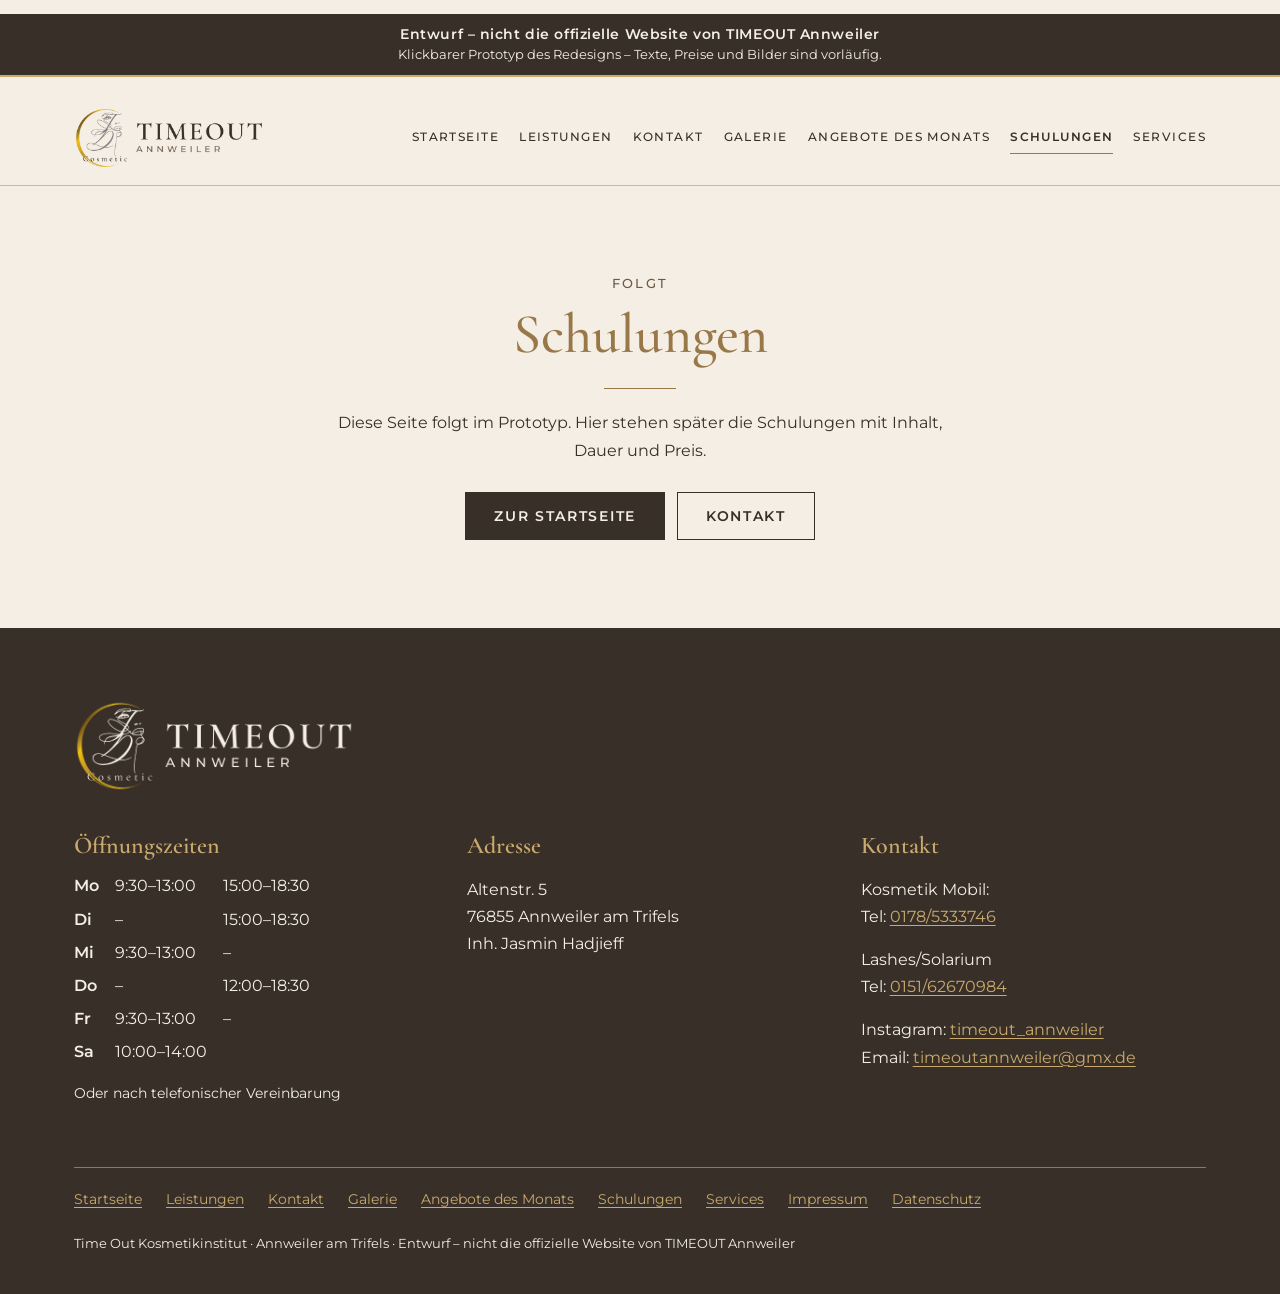
<file: schulungen.html>
<!doctype html>
<html lang="de">
<head>
<meta charset="utf-8">
<meta name="viewport" content="width=device-width, initial-scale=1">
<meta name="robots" content="noindex, nofollow">
<meta name="referrer" content="no-referrer">
<title>Schulungen – Time Out Kosmetikinstitut (Entwurf)</title>
<meta name="description" content="Schulungen – Seite folgt. Entwurf des Redesigns.">
<link rel="icon" href="brand/favicon.ico" sizes="16x16 32x32 48x48">
<link rel="icon" type="image/svg+xml" href="brand/favicon.svg">
<link rel="icon" type="image/png" sizes="32x32" href="brand/favicon-32.png">
<link rel="apple-touch-icon" href="brand/favicon-180.png">
<link rel="stylesheet" href="style.css">
<script src="menu.js"></script>
</head>
<body>
<a class="skip" href="#inhalt">Zum Inhalt springen</a>
<p class="draft-banner" role="note">Entwurf – nicht die offizielle Website von TIMEOUT Annweiler<span>Klickbarer Prototyp des Redesigns – Texte, Preise und Bilder sind vorläufig.</span></p>
<header class="site-header">
  <div class="wrap">
    <a class="brand" href="index.html"><img class="brand-word" src="brand/lockup-horizontal-1200.png" alt="TIMEOUT Annweiler, zur Startseite" width="1200" height="396"><img class="brand-mono" src="brand/lockup-compact-1200.png" alt="TIMEOUT Annweiler, zur Startseite" width="1200" height="374"></a>
    <button class="menu-button" type="button" aria-expanded="false" aria-controls="site-nav"><span class="menu-icon" aria-hidden="true"><span></span></span><span class="menu-text">Menü</span></button>
    <nav class="site-nav" id="site-nav" aria-label="Hauptnavigation"><ul><li><a href="index.html">Startseite</a></li><li><a href="leistungen.html">Leistungen</a></li><li><a href="kontakt.html">Kontakt</a></li><li><a href="galerie.html">Galerie</a></li><li><a href="angebote-des-monats.html">Angebote des Monats</a></li><li><a href="schulungen.html" aria-current="page">Schulungen</a></li><li><a href="services.html">Services</a></li></ul></nav>
  </div>
</header>
<main id="inhalt" tabindex="-1">

<section class="section soon">
  <div class="wrap center">
    <p class="overline">Folgt</p>
    <h1 class="gold">Schulungen</h1>
    <hr class="rule">
    <p class="lead">Diese Seite folgt im Prototyp. Hier stehen später die Schulungen mit Inhalt, Dauer und Preis.</p>
    <div class="buttons"><a class="button" href="index.html">Zur Startseite</a><a class="button button--secondary" href="kontakt.html">Kontakt</a></div>
  </div>
</section>

</main>
<footer class="site-footer">
  <div class="wrap">
    <img class="footer-logo" src="brand/lockup-horizontal-dark-1200.png" alt="TIMEOUT Annweiler" width="1200" height="396" loading="lazy">
    <div class="footer-grid">
      <div>
        <h2>Öffnungszeiten</h2>
        <table class="footer-hours"><caption class="visually-hidden">Öffnungszeiten</caption><tr><th scope="row">Mo</th><td>9:30–13:00</td><td>15:00–18:30</td></tr><tr><th scope="row">Di</th><td>–</td><td>15:00–18:30</td></tr><tr><th scope="row">Mi</th><td>9:30–13:00</td><td>–</td></tr><tr><th scope="row">Do</th><td>–</td><td>12:00–18:30</td></tr><tr><th scope="row">Fr</th><td>9:30–13:00</td><td>–</td></tr><tr><th scope="row">Sa</th><td>10:00–14:00</td><td></td></tr></table>
        <p class="small">Oder nach telefonischer Vereinbarung</p>
      </div>
      <div>
        <h2>Adresse</h2>
        <p>Altenstr. 5<br>76855 Annweiler am Trifels<br>Inh. Jasmin Hadjieff</p>
      </div>
      <div>
        <h2>Kontakt</h2>
        <p>Kosmetik Mobil:<br>Tel: <a href="tel:+491785333746">0178/5333746</a></p><p>Lashes/Solarium<br>Tel: <a href="tel:+4915162670984">0151/62670984</a></p><p>Instagram: <a href="https://www.instagram.com/timeout_annweiler/">timeout_annweiler</a><br>Email: <a href="mailto:timeoutannweiler@gmx.de">timeoutannweiler@gmx.de</a></p>
      </div>
    </div>
    <nav class="footer-nav" aria-label="Fußzeile"><ul><li><a href="index.html">Startseite</a></li><li><a href="leistungen.html">Leistungen</a></li><li><a href="kontakt.html">Kontakt</a></li><li><a href="galerie.html">Galerie</a></li><li><a href="angebote-des-monats.html">Angebote des Monats</a></li><li><a href="schulungen.html" aria-current="page">Schulungen</a></li><li><a href="services.html">Services</a></li><li><a href="impressum.html">Impressum</a></li><li><a href="datenschutz.html">Datenschutz</a></li></ul></nav>
    <p class="footer-bottom">Time Out Kosmetikinstitut · Annweiler am Trifels · Entwurf – nicht die offizielle Website von TIMEOUT Annweiler</p>
  </div>
</footer>
</body>
</html>
</file>
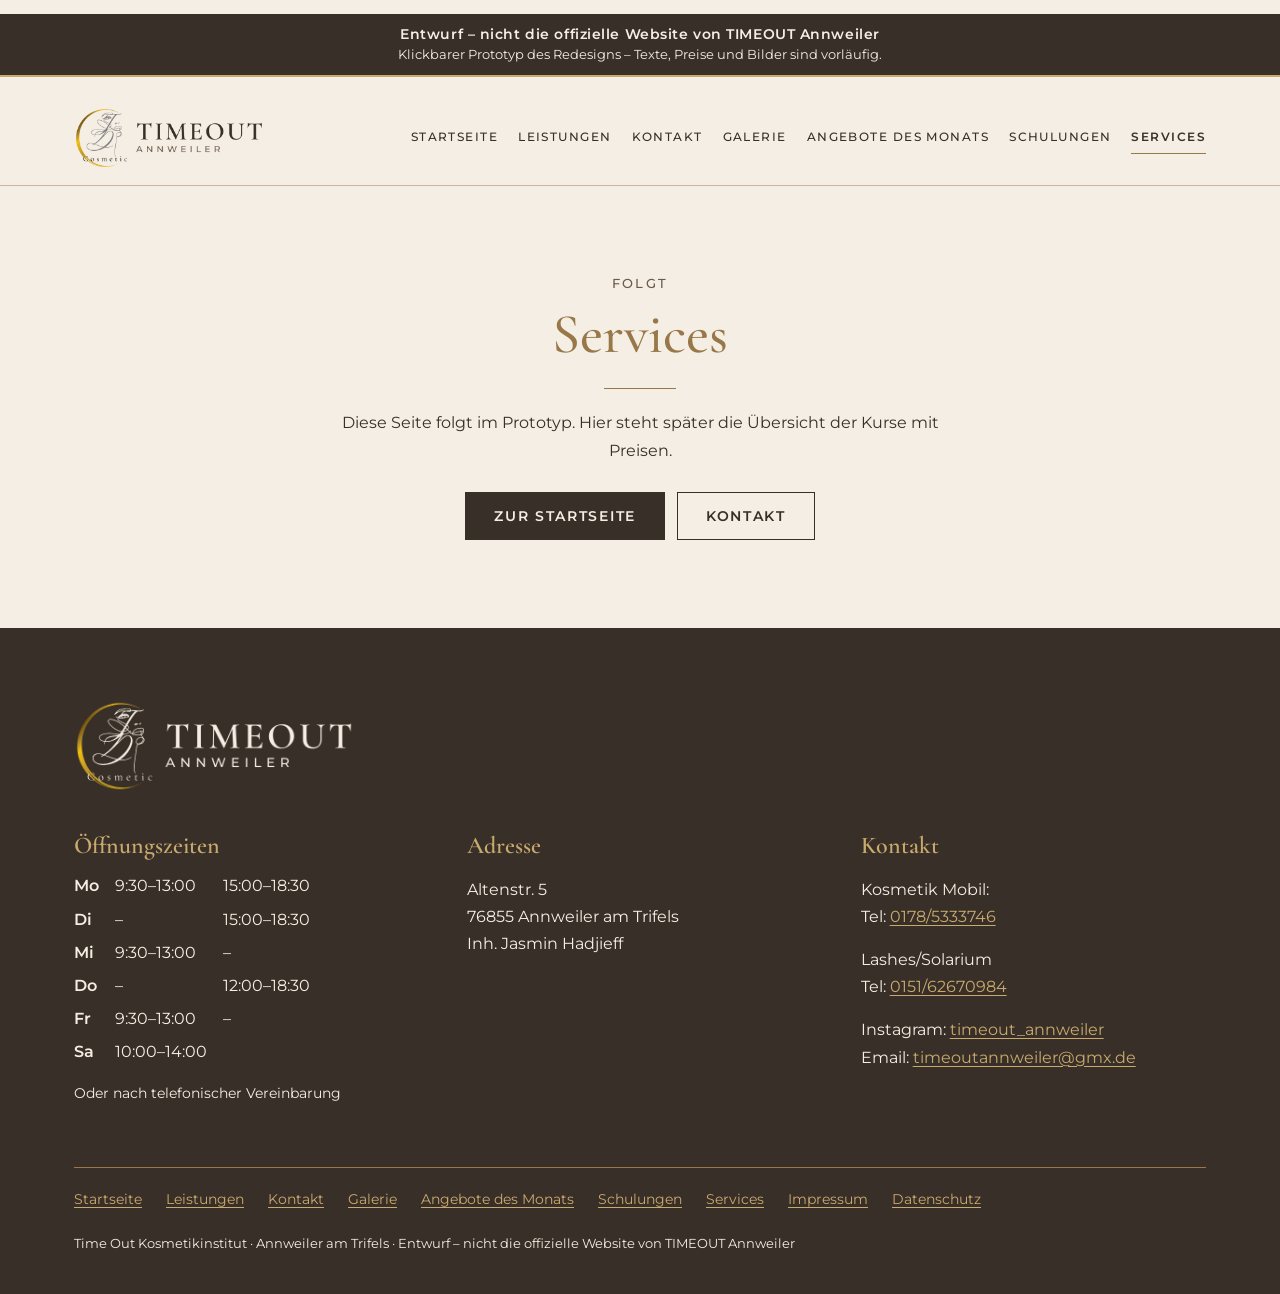
<file: services.html>
<!doctype html>
<html lang="de">
<head>
<meta charset="utf-8">
<meta name="viewport" content="width=device-width, initial-scale=1">
<meta name="robots" content="noindex, nofollow">
<meta name="referrer" content="no-referrer">
<title>Services – Time Out Kosmetikinstitut (Entwurf)</title>
<meta name="description" content="Services – Seite folgt. Entwurf des Redesigns.">
<link rel="icon" href="brand/favicon.ico" sizes="16x16 32x32 48x48">
<link rel="icon" type="image/svg+xml" href="brand/favicon.svg">
<link rel="icon" type="image/png" sizes="32x32" href="brand/favicon-32.png">
<link rel="apple-touch-icon" href="brand/favicon-180.png">
<link rel="stylesheet" href="style.css">
<script src="menu.js"></script>
</head>
<body>
<a class="skip" href="#inhalt">Zum Inhalt springen</a>
<p class="draft-banner" role="note">Entwurf – nicht die offizielle Website von TIMEOUT Annweiler<span>Klickbarer Prototyp des Redesigns – Texte, Preise und Bilder sind vorläufig.</span></p>
<header class="site-header">
  <div class="wrap">
    <a class="brand" href="index.html"><img class="brand-word" src="brand/lockup-horizontal-1200.png" alt="TIMEOUT Annweiler, zur Startseite" width="1200" height="396"><img class="brand-mono" src="brand/lockup-compact-1200.png" alt="TIMEOUT Annweiler, zur Startseite" width="1200" height="374"></a>
    <button class="menu-button" type="button" aria-expanded="false" aria-controls="site-nav"><span class="menu-icon" aria-hidden="true"><span></span></span><span class="menu-text">Menü</span></button>
    <nav class="site-nav" id="site-nav" aria-label="Hauptnavigation"><ul><li><a href="index.html">Startseite</a></li><li><a href="leistungen.html">Leistungen</a></li><li><a href="kontakt.html">Kontakt</a></li><li><a href="galerie.html">Galerie</a></li><li><a href="angebote-des-monats.html">Angebote des Monats</a></li><li><a href="schulungen.html">Schulungen</a></li><li><a href="services.html" aria-current="page">Services</a></li></ul></nav>
  </div>
</header>
<main id="inhalt" tabindex="-1">

<section class="section soon">
  <div class="wrap center">
    <p class="overline">Folgt</p>
    <h1 class="gold">Services</h1>
    <hr class="rule">
    <p class="lead">Diese Seite folgt im Prototyp. Hier steht später die Übersicht der Kurse mit Preisen.</p>
    <div class="buttons"><a class="button" href="index.html">Zur Startseite</a><a class="button button--secondary" href="kontakt.html">Kontakt</a></div>
  </div>
</section>

</main>
<footer class="site-footer">
  <div class="wrap">
    <img class="footer-logo" src="brand/lockup-horizontal-dark-1200.png" alt="TIMEOUT Annweiler" width="1200" height="396" loading="lazy">
    <div class="footer-grid">
      <div>
        <h2>Öffnungszeiten</h2>
        <table class="footer-hours"><caption class="visually-hidden">Öffnungszeiten</caption><tr><th scope="row">Mo</th><td>9:30–13:00</td><td>15:00–18:30</td></tr><tr><th scope="row">Di</th><td>–</td><td>15:00–18:30</td></tr><tr><th scope="row">Mi</th><td>9:30–13:00</td><td>–</td></tr><tr><th scope="row">Do</th><td>–</td><td>12:00–18:30</td></tr><tr><th scope="row">Fr</th><td>9:30–13:00</td><td>–</td></tr><tr><th scope="row">Sa</th><td>10:00–14:00</td><td></td></tr></table>
        <p class="small">Oder nach telefonischer Vereinbarung</p>
      </div>
      <div>
        <h2>Adresse</h2>
        <p>Altenstr. 5<br>76855 Annweiler am Trifels<br>Inh. Jasmin Hadjieff</p>
      </div>
      <div>
        <h2>Kontakt</h2>
        <p>Kosmetik Mobil:<br>Tel: <a href="tel:+491785333746">0178/5333746</a></p><p>Lashes/Solarium<br>Tel: <a href="tel:+4915162670984">0151/62670984</a></p><p>Instagram: <a href="https://www.instagram.com/timeout_annweiler/">timeout_annweiler</a><br>Email: <a href="mailto:timeoutannweiler@gmx.de">timeoutannweiler@gmx.de</a></p>
      </div>
    </div>
    <nav class="footer-nav" aria-label="Fußzeile"><ul><li><a href="index.html">Startseite</a></li><li><a href="leistungen.html">Leistungen</a></li><li><a href="kontakt.html">Kontakt</a></li><li><a href="galerie.html">Galerie</a></li><li><a href="angebote-des-monats.html">Angebote des Monats</a></li><li><a href="schulungen.html">Schulungen</a></li><li><a href="services.html" aria-current="page">Services</a></li><li><a href="impressum.html">Impressum</a></li><li><a href="datenschutz.html">Datenschutz</a></li></ul></nav>
    <p class="footer-bottom">Time Out Kosmetikinstitut · Annweiler am Trifels · Entwurf – nicht die offizielle Website von TIMEOUT Annweiler</p>
  </div>
</footer>
</body>
</html>
</file>
<file: style.css>
/* Prototyp #34 – Redesign nach ADR-0013/0014, Logo nach ADR-0023 (#36).
   Farben 1:1 aus assets/brand/tokens.json (target), keine Werte ohne Token.
   Schriften selbst gehostet (SIL OFL, Lizenzen in fonts/). Keine externen Anfragen. */

@font-face { font-family: "Cormorant Garamond"; font-style: normal; font-weight: 500; font-display: swap; src: url("fonts/cormorant-garamond-latin-500-normal.woff2") format("woff2"); }
@font-face { font-family: "Cormorant Garamond"; font-style: normal; font-weight: 600; font-display: swap; src: url("fonts/cormorant-garamond-latin-600-normal.woff2") format("woff2"); }
@font-face { font-family: "Montserrat"; font-style: normal; font-weight: 400; font-display: swap; src: url("fonts/montserrat-latin-400-normal.woff2") format("woff2"); }
@font-face { font-family: "Montserrat"; font-style: normal; font-weight: 500; font-display: swap; src: url("fonts/montserrat-latin-500-normal.woff2") format("woff2"); }
@font-face { font-family: "Montserrat"; font-style: normal; font-weight: 600; font-display: swap; src: url("fonts/montserrat-latin-600-normal.woff2") format("woff2"); }
@font-face { font-family: "Alex Brush"; font-style: normal; font-weight: 400; font-display: swap; src: url("fonts/alex-brush-latin-400-normal.woff2") format("woff2"); }

:root {
  --bg-cream: #F5EEE4;
  --bg-sand: #E4D8CF;
  --bg-taupe: #CAB6A2;
  --bg-espresso: #383028;
  --text-primary: #383028;
  --text-secondary: #6C5946;
  --text-on-dark: #F5EEE4;
  --gold: #987848;
  --gold-deep: #725A36;
  --gold-light: #C9A96E;
  --line-decor: #CAB6A2;
  --line-field: #6C5946;
  --button-hover: #2C241C;

  --font-heading: "Cormorant Garamond", serif;
  --font-body: "Montserrat", sans-serif;
  --font-script: "Alex Brush", cursive;

  --wrap: 1180px;
  --gutter: 24px;
}

* { box-sizing: border-box; }
html { scroll-behavior: smooth; }
body {
  margin: 0;
  background: var(--bg-cream);
  color: var(--text-primary);
  font: 400 16px/1.7 var(--font-body);
}
img { display: block; max-width: 100%; height: auto; }
a { color: var(--gold-deep); text-decoration: underline; text-underline-offset: 3px; }
a:hover { color: var(--text-primary); }
:focus-visible { outline: 2px solid var(--gold-deep); outline-offset: 3px; }
/* Fokusfarbe je Grund nur aus erlaubten Paaren (tokens.json): Taupe -> Espresso, Espresso -> Gold hell */
.section--taupe :focus-visible { outline-color: var(--text-primary); }
.site-footer :focus-visible { outline-color: var(--gold-light); }
.wrap { max-width: var(--wrap); margin: 0 auto; padding: 0 var(--gutter); }

.visually-hidden { position: absolute; width: 1px; height: 1px; overflow: hidden; clip: rect(0 0 0 0); white-space: nowrap; }

/* Sprunglink (Befund B1: nur bei Tastaturfokus sichtbar) */
.skip {
  position: absolute; left: 12px; top: -100px; z-index: 20;
  background: var(--bg-cream); color: var(--text-primary);
  padding: 10px 16px; font-weight: 600;
}
.skip:focus { top: 12px; }

/* Entwurfs-Banner (ADR-0022) */
.draft-banner {
  background: var(--bg-espresso);
  color: var(--text-on-dark);
  text-align: center;
  font: 600 14px/1.5 var(--font-body);
  letter-spacing: .04em;
  padding: 10px var(--gutter);
  border-bottom: 2px solid var(--gold-light);
}
.draft-banner span { display: block; font-weight: 400; font-size: 13px; letter-spacing: 0; }

/* Typografie */
h1, h2, h3 { font-family: var(--font-heading); font-weight: 500; margin: 0 0 .4em; color: var(--text-primary); }
h1 { font-size: 56px; line-height: 1.1; }
h2 { font-size: 40px; line-height: 1.15; }
h3 { font-size: 26px; line-height: 1.2; font-weight: 600; }
.gold { color: var(--gold); }                 /* nur ab 24 px und nur auf Creme */
.overline {
  font: 500 13px/1.4 var(--font-body);
  letter-spacing: .18em;
  text-transform: uppercase;
  color: var(--text-secondary);
  margin: 0 0 12px;
}
.script { font: 400 44px/1.2 var(--font-script); color: var(--text-primary); margin: 0 0 8px; }
.small { font-size: 14px; line-height: 1.6; }
.muted { color: var(--text-secondary); }
.rule { width: 72px; height: 1px; background: var(--gold); border: 0; margin: 20px 0; }
.center { text-align: center; }
.center .rule { margin-left: auto; margin-right: auto; }
.lead { max-width: 640px; }
.center .lead { margin-left: auto; margin-right: auto; }

/* Kopfzeile */
.site-header { background: var(--bg-cream); border-bottom: 1px solid var(--line-decor); position: relative; }
.site-header .wrap { display: flex; align-items: center; justify-content: space-between; gap: 24px; padding-top: 16px; padding-bottom: 16px; }
.brand { display: block; flex: 0 0 auto; line-height: 0; }
/* Logo: Lockup quer (JD-Logo + „TIMEOUT · Annweiler“, ADR-0023), 190 px breit, mittig zur Navigation; mobil Bildzeichen + „TIMEOUT“ */
.brand img { width: 190px; height: auto; }
.brand .brand-mono { display: none; width: auto; height: 44px; }
.menu-button { display: none; }
.site-nav ul { display: flex; flex-wrap: wrap; justify-content: flex-end; gap: 4px 20px; list-style: none; margin: 0; padding: 0; }
.site-nav a {
  display: inline-block;
  color: var(--text-primary);
  text-decoration: none;
  font: 500 12px/1 var(--font-body);
  letter-spacing: .12em;
  text-transform: uppercase;
  padding: 10px 0;
  border-bottom: 1px solid transparent;
}
.site-nav a:hover, .site-nav a[aria-current="page"] { border-bottom-color: var(--gold); color: var(--text-primary); }
.site-nav a[aria-current="page"] { font-weight: 600; }

/* Abschnitte */
.section { padding: 88px 0; }
.section--sand { background: var(--bg-sand); }
.section--taupe { background: var(--bg-taupe); }
.section--tight { padding: 56px 0; }

/* Hero */
.hero { display: grid; grid-template-columns: minmax(0, 1fr) minmax(0, 1fr); min-height: 560px; }
.hero__text { display: flex; flex-direction: column; justify-content: center; padding: 72px clamp(24px, 6vw, 96px); }
.hero__media { position: relative; overflow: hidden; min-height: 420px; }
.hero__media img { position: absolute; inset: 0; width: 100%; height: 100%; object-fit: cover; }
.hero h1 { font-size: 64px; }

/* Buttons */
.button {
  display: inline-block;
  font: 600 14px/1 var(--font-body);
  letter-spacing: .12em;
  text-transform: uppercase;
  text-decoration: none;
  padding: 16px 28px;
  border: 1px solid var(--text-primary);
  background: var(--text-primary);
  color: var(--text-on-dark);
}
.button:hover, .button:focus-visible { background: var(--button-hover); color: var(--text-on-dark); }
.button--secondary { background: transparent; color: var(--text-primary); }
.button--secondary:hover, .button--secondary:focus-visible { background: var(--bg-sand); color: var(--text-primary); }
.buttons { display: flex; flex-wrap: wrap; gap: 12px; margin-top: 28px; }
.center .buttons, .buttons.center { justify-content: center; }

/* Bildplatzhalter (ADR-0022): Fläche in Brand-Farben mit Bildbeschreibung */
.ph {
  display: flex; flex-direction: column; justify-content: center; align-items: center; gap: 8px;
  width: 100%; aspect-ratio: 4 / 5; padding: 20px;
  background: var(--bg-sand); color: var(--text-secondary);
  border: 1px solid var(--line-decor);
  text-align: center;
  margin: 0;
}
.ph::before { content: ""; width: 40px; height: 1px; background: var(--gold); }
.ph--taupe { background: var(--bg-taupe); color: var(--text-primary); }
.ph--cream { background: var(--bg-cream); color: var(--text-secondary); }
.ph--wide { aspect-ratio: 16 / 9; }
.ph--square { aspect-ratio: 1 / 1; }
.ph--fill { aspect-ratio: auto; height: 100%; min-height: 320px; }
.ph__label { font: 500 11px/1.4 var(--font-body); letter-spacing: .18em; text-transform: uppercase; }
.ph__desc { font: 500 20px/1.3 var(--font-heading); max-width: 26ch; }
.ph--taupe .ph__desc, .ph--taupe .ph__label { color: var(--text-primary); }

/* Leistungskacheln */
.tiles { display: grid; grid-template-columns: repeat(4, minmax(0, 1fr)); gap: 28px; }
.tile { display: block; text-decoration: none; color: var(--text-primary); }
.tile img { aspect-ratio: 4 / 5; object-fit: cover; width: 100%; }
.tile .ph__desc { font-size: 17px; }
.tile__name { display: block; margin-top: 12px; font: 500 12px/1.4 var(--font-body); letter-spacing: .16em; text-transform: uppercase; }
.tile:hover .tile__name { color: var(--gold-deep); }

/* Zwei Spalten */
.split { display: grid; grid-template-columns: 1fr 1fr; gap: 64px; align-items: center; }
.split--top { align-items: start; }
.grid-2 { display: grid; grid-template-columns: 1fr 1fr; gap: 28px; align-items: start; }

/* Studio- und Bildraster */
.studio { display: grid; grid-template-columns: repeat(4, 1fr); gap: 16px; }
.studio img { aspect-ratio: 3 / 4; object-fit: cover; width: 100%; }
.photo-wide img { width: 100%; aspect-ratio: 16 / 10; object-fit: cover; }
figure { margin: 0; }
figcaption { font-size: 14px; line-height: 1.6; color: var(--text-secondary); margin-top: 8px; }

/* Produktlinie */
.products { display: grid; grid-template-columns: repeat(5, minmax(0, 1fr)); gap: 20px; }
.product { background: var(--bg-cream); padding: 16px 12px 18px; text-align: center; }
.product img { width: 100%; aspect-ratio: 2 / 3; object-fit: contain; }
.product figcaption { color: var(--text-primary); font: 500 12px/1.4 var(--font-body); letter-spacing: .1em; text-transform: uppercase; margin-top: 12px; }
.products--3 { grid-template-columns: repeat(3, minmax(0, 1fr)); max-width: 640px; }
.brand-logo { max-width: 200px; margin: 0 auto 32px; padding: 20px; background: var(--bg-cream); }
.brand-logo img { width: 100%; height: auto; }

/* Sprungmarken */
.jump { display: flex; flex-wrap: wrap; gap: 10px; justify-content: center; list-style: none; padding: 0; margin: 28px 0 0; }
.jump a { display: inline-block; border: 1px solid var(--text-primary); padding: 9px 16px; color: var(--text-primary); text-decoration: none; font: 500 12px/1 var(--font-body); letter-spacing: .12em; text-transform: uppercase; }
.jump a:hover, .jump a:focus-visible { background: var(--bg-sand); }

/* Preislisten */
.price-group { background: var(--bg-cream); padding: 36px 40px; scroll-margin-top: 24px; }
.price-columns { columns: 2 420px; column-gap: 28px; }
.price-columns .price-group { break-inside: avoid; margin: 0 0 28px; }
.price-group > p { margin: 0 0 8px; }
.price-list { list-style: none; margin: 0; padding: 0; }
.price-list li { display: grid; grid-template-columns: 1fr auto; gap: 4px 24px; padding: 16px 0; border-bottom: 1px solid var(--line-decor); }
.price-list li:last-child { border-bottom: 0; }
.price-list .name { font-weight: 600; }
.price-list .price { font-weight: 600; white-space: nowrap; text-align: right; }
.price-list .desc { grid-column: 1 / -1; color: var(--text-secondary); font-size: 14px; line-height: 1.6; }
.open-note { border-left: 2px solid var(--gold); padding: 8px 16px; color: var(--text-secondary); font-size: 14px; margin: 16px 0 0; }
.tags { display: flex; flex-wrap: wrap; gap: 10px; list-style: none; padding: 0; margin: 0; }
.tags li { background: var(--bg-sand); padding: 8px 14px; font-size: 14px; }

/* Kontakt */
.info-card { background: var(--bg-cream); padding: 40px; }
.section:not(.section--sand) .info-card { background: var(--bg-sand); }
.hours { width: 100%; border-collapse: collapse; }
.hours th, .hours td { text-align: left; padding: 10px 0; border-bottom: 1px solid var(--line-decor); font-weight: 400; vertical-align: top; }
.hours th { font-weight: 600; width: 64px; }
.contact-list { list-style: none; padding: 0; margin: 0; }
.contact-list li { padding: 10px 0; border-bottom: 1px solid var(--line-decor); }
.contact-list li:last-child { border-bottom: 0; }

/* Galerie */
.gallery { display: grid; grid-template-columns: repeat(4, minmax(0, 1fr)); gap: 16px; }
.gallery img { width: 100%; aspect-ratio: 1 / 1; object-fit: cover; }
.gallery-text { max-width: 880px; margin: 0 auto; }

/* „Folgt“-Seiten */
.soon { min-height: 46vh; display: flex; align-items: center; }
.soon .wrap { max-width: 760px; }

/* Footer */
.site-footer { background: var(--bg-espresso); color: var(--text-on-dark); padding: 72px 0 40px; }
.site-footer h2 { color: var(--gold-light); font-size: 24px; font-weight: 600; }
.site-footer a { color: var(--gold-light); }
.site-footer a:hover { color: var(--text-on-dark); }
.footer-logo { width: 280px; height: auto; margin-bottom: 40px; }
.footer-grid { display: grid; grid-template-columns: repeat(3, 1fr); gap: 48px; }
.footer-hours { border-collapse: collapse; }
.footer-hours th, .footer-hours td { text-align: left; padding: 3px 16px 3px 0; font-weight: 400; vertical-align: top; }
.footer-hours th { font-weight: 600; }
.footer-nav { margin-top: 48px; padding-top: 20px; border-top: 1px solid var(--gold); }
.footer-nav ul { display: flex; flex-wrap: wrap; gap: 8px 24px; list-style: none; margin: 0; padding: 0; font-size: 14px; }
.footer-bottom { margin: 20px 0 0; font-size: 13px; }

/* Tablet und Mobil: Menü per Button */
@media (max-width: 1100px) {
  .site-header .wrap { min-height: 72px; flex-wrap: wrap; padding-top: 10px; padding-bottom: 10px; }
  .brand .brand-word { display: none; }
  .brand .brand-mono { display: block; }
  .js .menu-button {
    display: inline-flex; align-items: center; gap: 10px;
    background: transparent; color: var(--text-primary);
    border: 1px solid var(--text-primary);
    padding: 12px 16px;
    font: 600 13px/1 var(--font-body); letter-spacing: .12em; text-transform: uppercase;
    cursor: pointer;
  }
  .js .menu-button:hover { background: var(--bg-sand); }
  .menu-icon { position: relative; width: 18px; height: 12px; }
  .menu-icon::before, .menu-icon::after, .menu-icon span { content: ""; position: absolute; left: 0; width: 18px; height: 2px; background: var(--text-primary); }
  .menu-icon::before { top: 0; }
  .menu-icon span { top: 5px; }
  .menu-icon::after { top: 10px; }
  .menu-button[aria-expanded="true"] .menu-icon span { opacity: 0; }
  .menu-button[aria-expanded="true"] .menu-icon::before { top: 5px; transform: rotate(45deg); }
  .menu-button[aria-expanded="true"] .menu-icon::after { top: 5px; transform: rotate(-45deg); }
  .site-nav { flex: 1 0 100%; }
  .js .site-nav { display: none; }
  .js .site-nav.is-open { display: block; }
  .site-nav ul { flex-direction: column; gap: 0; padding: 8px 0 12px; }
  .site-nav li { border-top: 1px solid var(--line-decor); }
  .site-nav a { display: block; padding: 16px 0; font-size: 13px; border-bottom: 0; }
  .site-nav a[aria-current="page"] { border-left: 3px solid var(--gold); padding-left: 12px; }
  .products { grid-template-columns: repeat(3, minmax(0, 1fr)); }
}

@media (max-width: 900px) {
  h1, .hero h1 { font-size: 40px; }
  h2 { font-size: 30px; }
  h3 { font-size: 22px; }
  .script { font-size: 34px; }
  .section { padding: 56px 0; }
  .hero, .split, .grid-2, .footer-grid { grid-template-columns: minmax(0, 1fr); }
  .overline { overflow-wrap: anywhere; }
  .tile__name { font-size: 11px; letter-spacing: .06em; }
  .hero__media { min-height: 320px; order: -1; }
  .hero__text { padding: 40px var(--gutter); }
  .tiles { grid-template-columns: repeat(2, minmax(0, 1fr)); gap: 16px; }
  .tile .ph__desc { font-size: 15px; }
  .ph { padding: 12px; }
  .studio, .gallery { grid-template-columns: repeat(2, 1fr); }
  .products { grid-template-columns: repeat(2, minmax(0, 1fr)); }
  .products--3 { grid-template-columns: repeat(3, minmax(0, 1fr)); gap: 10px; }
  .product { padding: 12px 6px 14px; }
  .product figcaption { font-size: 10px; letter-spacing: .04em; }
  .price-group, .info-card { padding: 24px; }
  .split { gap: 32px; }
  .footer-grid { gap: 32px; }
}
</file>
<file: markenhandbuch/guide.css>
/* Markenhandbuch TIMEOUT Annweiler – Kundenfassung. */
:root {
  --color-bg-cream: #F5EEE4; --color-bg-sand: #E4D8CF; --color-bg-taupe: #CAB6A2; --color-bg-espresso: #383028; --color-text-primary: #383028; --color-text-secondary: #6C5946; --color-text-on-dark: #F5EEE4; --color-accent-gold: #987848; --color-accent-gold-deep: #725A36; --color-accent-gold-light: #C9A96E; --color-line-decor: #CAB6A2; --color-line-field: #6C5946; --color-button-primary-bg: #383028; --color-button-primary-text: #F5EEE4; --color-button-primary-bg-hover: #2C241C; --color-button-secondary-border: #383028; --color-button-secondary-bg-hover: #E4D8CF; --color-button-disabled-bg: #E4D8CF; --color-button-disabled-text: #6C5946; --color-logo-gold-dark: #705010; --color-logo-gold-mid: #C09729; --color-logo-gold-light: #F0C010; --color-logo-line: #807F7F; --color-logo-lettering: #000000; --font-heading: "Cormorant Garamond", serif;
  --font-body: Montserrat, sans-serif;
  --font-script: "Alex Brush", cursive;

  --text-h1-font-family: var(--font-heading);
  --text-h1-font-weight: 500;
  --text-h1-font-size: 56px;
  --text-h1-font-size-mobile: 40px;
  --text-h1-line-height: 1.1;
  --text-h2-font-family: var(--font-heading);
  --text-h2-font-weight: 500;
  --text-h2-font-size: 40px;
  --text-h2-font-size-mobile: 30px;
  --text-h2-line-height: 1.15;
  --text-h3-font-family: var(--font-heading);
  --text-h3-font-weight: 600;
  --text-h3-font-size: 26px;
  --text-h3-font-size-mobile: 22px;
  --text-h3-line-height: 1.2;
  --text-overline-font-family: var(--font-body);
  --text-overline-font-weight: 500;
  --text-overline-font-size: 13px;
  --text-overline-letter-spacing: 0.18em;
  --text-overline-text-transform: uppercase;
  --text-overline-color: var(--color-text-secondary);
  --text-body-font-family: var(--font-body);
  --text-body-font-weight: 400;
  --text-body-font-size: 16px;
  --text-body-line-height: 1.7;
  --text-small-font-family: var(--font-body);
  --text-small-font-weight: 400;
  --text-small-font-size: 14px;
  --text-small-line-height: 1.6;
  --text-button-font-family: var(--font-body);
  --text-button-font-weight: 600;
  --text-button-font-size: 14px;
  --text-button-letter-spacing: 0.12em;
  --text-button-text-transform: uppercase;
  --text-script-font-family: var(--font-script);
  --text-script-font-weight: 400;
  --text-script-font-size: 44px;
  --text-script-font-size-mobile: 34px;
}

.text-h1 {
  font-family: var(--text-h1-font-family);
  font-weight: var(--text-h1-font-weight);
  font-size: var(--text-h1-font-size);
  line-height: var(--text-h1-line-height);
}

.text-h2 {
  font-family: var(--text-h2-font-family);
  font-weight: var(--text-h2-font-weight);
  font-size: var(--text-h2-font-size);
  line-height: var(--text-h2-line-height);
}

.text-h3 {
  font-family: var(--text-h3-font-family);
  font-weight: var(--text-h3-font-weight);
  font-size: var(--text-h3-font-size);
  line-height: var(--text-h3-line-height);
}

.text-overline {
  font-family: var(--text-overline-font-family);
  font-weight: var(--text-overline-font-weight);
  font-size: var(--text-overline-font-size);
  letter-spacing: var(--text-overline-letter-spacing);
  text-transform: var(--text-overline-text-transform);
  color: var(--text-overline-color);
}

.text-body {
  font-family: var(--text-body-font-family);
  font-weight: var(--text-body-font-weight);
  font-size: var(--text-body-font-size);
  line-height: var(--text-body-line-height);
}

.text-small {
  font-family: var(--text-small-font-family);
  font-weight: var(--text-small-font-weight);
  font-size: var(--text-small-font-size);
  line-height: var(--text-small-line-height);
}

.text-button {
  font-family: var(--text-button-font-family);
  font-weight: var(--text-button-font-weight);
  font-size: var(--text-button-font-size);
  letter-spacing: var(--text-button-letter-spacing);
  text-transform: var(--text-button-text-transform);
}

.text-script {
  font-family: var(--text-script-font-family);
  font-weight: var(--text-script-font-weight);
  font-size: var(--text-script-font-size);
}

@media (max-width: 900px) {
  .text-h1 {
    font-size: var(--text-h1-font-size-mobile);
  }

  .text-h2 {
    font-size: var(--text-h2-font-size-mobile);
  }

  .text-h3 {
    font-size: var(--text-h3-font-size-mobile);
  }

  .text-script {
    font-size: var(--text-script-font-size-mobile);
  }
}


@font-face { font-family: "Cormorant Garamond"; font-weight: 500; font-display: swap; src: url("assets/fonts/cormorant-garamond-latin-500-normal.woff2") format("woff2"); }
@font-face { font-family: "Cormorant Garamond"; font-weight: 600; font-display: swap; src: url("assets/fonts/cormorant-garamond-latin-600-normal.woff2") format("woff2"); }
@font-face { font-family: "Montserrat"; font-weight: 400; font-display: swap; src: url("assets/fonts/montserrat-latin-400-normal.woff2") format("woff2"); }
@font-face { font-family: "Montserrat"; font-weight: 500; font-display: swap; src: url("assets/fonts/montserrat-latin-500-normal.woff2") format("woff2"); }
@font-face { font-family: "Montserrat"; font-weight: 600; font-display: swap; src: url("assets/fonts/montserrat-latin-600-normal.woff2") format("woff2"); }
@font-face { font-family: "Alex Brush"; font-weight: 400; font-display: swap; src: url("assets/fonts/alex-brush-latin-400-normal.woff2") format("woff2"); }

:root {
  --sheet-w: 1123px;
  --sheet-h: 794px;
  --pad-x: 64px;
  --pad-top: 52px;
  --pad-bottom: 64px;
}

* { box-sizing: border-box; }
html { scroll-behavior: smooth; scroll-padding-top: 76px; }
body {
  margin: 0;
  background: var(--color-bg-sand);
  color: var(--color-text-primary);
  font: 400 13px/1.6 var(--font-body);
  -webkit-print-color-adjust: exact;
  print-color-adjust: exact;
}
img { display: block; max-width: 100%; }
a { color: var(--color-accent-gold-deep); text-decoration: underline; text-underline-offset: 3px; }
:focus-visible { outline: 2px solid var(--color-accent-gold-deep); outline-offset: 3px; }
code, .mono { font-family: var(--font-body); font-size: .92em; color: var(--color-text-secondary); }
h1, h2, h3 { font-family: var(--font-heading); font-weight: 500; margin: 0; color: var(--color-text-primary); }
h1 { font-size: 56px; line-height: 1.1; }
h2 { font-size: 40px; line-height: 1.15; }
h3 { font-size: 28px; line-height: 1.2; font-weight: 600; margin-bottom: 18px; }
h4 { font: 600 13px/1.4 var(--font-body); margin: 12px 0 4px; }
p { margin: 0 0 8px; }
ul, ol { margin: 0 0 8px; padding-left: 18px; }
li { margin-bottom: 3px; }
.gold { color: var(--color-accent-gold); }
.muted { color: var(--color-text-secondary); }
.small { font-size: 11.5px; line-height: 1.55; }
.overline {
  font: 500 10.5px/1.4 var(--font-body); letter-spacing: .18em; text-transform: uppercase;
  color: var(--color-text-secondary); margin: 0 0 8px;
}
.rule { width: 72px; height: 1px; border: 0; background: var(--color-accent-gold); margin: 18px 0; }
.line { height: 1px; border: 0; background: var(--color-line-decor); margin: 10px 0; }
.script { font-family: var(--font-script); font-weight: 400; font-size: 44px; line-height: 1.2; margin: 4px 0 6px; color: var(--color-text-primary); }
.quote { font: 500 24px/1.35 var(--font-heading); margin: 0; }
.lead { font-size: 13px; color: var(--color-text-secondary); }
.note { border-left: 2px solid var(--color-accent-gold); padding: 8px 0 8px 16px; color: var(--color-text-secondary); }
.note p, .note li { color: var(--color-text-secondary); }
.note strong { color: var(--color-text-primary); }
.stack > * + * { margin-top: 18px; }
.gap-top { margin-top: 22px; }
pre { font: 400 11.5px/1.55 var(--font-body); white-space: pre-wrap; margin: 0 0 8px; }
.nap { background: var(--color-bg-sand); padding: 12px 16px; color: var(--color-text-primary); }
.code { background: var(--color-bg-espresso); color: var(--color-text-on-dark); padding: 12px 16px; font-size: 10.5px; }
blockquote { margin: 0 0 10px; padding: 8px 0 8px 16px; border-left: 2px solid var(--color-accent-gold); color: var(--color-text-secondary); }
del { color: var(--color-text-secondary); }

table { width: 100%; border-collapse: collapse; margin: 0 0 10px; font-size: 11.5px; line-height: 1.45; }
th { text-align: left; font: 500 9.5px/1.3 var(--font-body); letter-spacing: .14em; text-transform: uppercase; color: var(--color-text-secondary); padding: 0 10px 6px 0; border-bottom: 1px solid var(--color-accent-gold); }
td { padding: 6px 10px 6px 0; border-bottom: 1px solid var(--color-line-decor); vertical-align: top; }
.table--compact { font-size: 10.5px; line-height: 1.4; }
.table--compact td { padding: 4px 8px 4px 0; }
.table--pairs td { padding: 2px 8px 2px 0; vertical-align: middle; }
td.num { font-variant-numeric: tabular-nums; white-space: nowrap; }

.badge {
  display: inline-block; font: 600 9px/1 var(--font-body); letter-spacing: .12em; text-transform: uppercase;
  padding: 4px 7px; border: 1px solid var(--color-text-secondary); color: var(--color-text-secondary);
  vertical-align: middle; white-space: nowrap;
}
.badge--review { border-color: var(--color-bg-espresso); background: var(--color-bg-espresso); color: var(--color-text-on-dark); }

/* Navigation (nur Bildschirm) */
.skip { position: absolute; left: 12px; top: -100px; background: var(--color-bg-cream); color: var(--color-text-primary); padding: 10px 16px; z-index: 30; }
.skip:focus { top: 12px; }
.guide-nav {
  position: sticky; top: 0; z-index: 20; display: flex; align-items: center; gap: 24px;
  background: var(--color-bg-cream); border-bottom: 1px solid var(--color-line-decor); padding: 10px 24px;
}
.guide-nav__brand img { height: 40px; width: auto; }
.guide-nav nav { flex: 1; min-width: 0; }
.guide-nav ul { display: flex; gap: 4px 18px; list-style: none; margin: 0; padding: 0; overflow-x: auto; white-space: nowrap; }
.guide-nav a { font: 500 11px/1 var(--font-body); letter-spacing: .12em; text-transform: uppercase; color: var(--color-text-primary); text-decoration: none; padding: 8px 0; display: inline-block; }
.guide-nav a:hover { text-decoration: underline; }

/* Bögen */
main { padding: 32px 0 64px; }
.sheet {
  position: relative; width: var(--sheet-w); height: var(--sheet-h); margin: 0 auto 32px; overflow: hidden;
  background: var(--color-bg-cream);
}
.sheet__body { position: absolute; inset: var(--pad-top) var(--pad-x) var(--pad-bottom); }
.folio {
  position: absolute; left: var(--pad-x); right: var(--pad-x); bottom: 22px; display: grid;
  grid-template-columns: auto auto 1fr auto; gap: 24px; align-items: baseline;
  font: 400 9px/1.3 var(--font-body); color: var(--color-text-secondary); border-top: 1px solid var(--color-line-decor); padding-top: 8px;
}
.folio span:nth-child(3) { text-align: right; }
.folio__page { font: 600 14px/1 var(--font-heading); color: var(--color-text-primary); min-width: 20px; text-align: right; }

.split--head { display: grid; grid-template-columns: 300px 1fr; gap: 48px; height: 100%; }
.split--narrow { grid-template-columns: 250px 1fr; gap: 40px; }
.chapter-head { border-right: 1px solid var(--color-line-decor); padding-right: 28px; height: 100%; }
.chapter-head h2 { font-size: 36px; }
.chapter-no { font: 600 72px/1 var(--font-heading); color: var(--color-accent-gold); margin: 0 0 12px; }
.cols-2 { display: grid; grid-template-columns: 1fr 1fr; gap: 36px; }
.cols-3 { display: grid; grid-template-columns: 1fr 1fr 1fr; gap: 28px; }
.cols-2-1 { display: grid; grid-template-columns: 1.4fr 1fr; gap: 36px; }
.cols-3-1 { display: grid; grid-template-columns: 3fr 1fr; gap: 28px; }
.cols-3-2 { display: grid; grid-template-columns: 3fr 2fr; gap: 32px; }
.cols-1-3 { display: grid; grid-template-columns: 1fr 3fr; gap: 32px; }
.grid-4 { display: grid; grid-template-columns: repeat(4, minmax(0, 1fr)); gap: 16px; }
.grid-5 { display: grid; grid-template-columns: repeat(5, minmax(0, 1fr)); gap: 14px; }
figure { margin: 0; }
figcaption { font-size: 10.5px; line-height: 1.45; color: var(--color-text-secondary); margin-top: 6px; }
figcaption strong { color: var(--color-text-primary); }

/* Titel */
.sheet--bleed .sheet__body { inset: 0; }
.cover { display: grid; grid-template-columns: 46% 1fr; height: 100%; }
.cover__brand { position: relative; background: var(--color-bg-espresso); display: flex; align-items: center; justify-content: center; overflow: hidden; }
.cover__brand img { width: 52%; position: relative; }
.cover__brand .arc { position: absolute; width: 130%; left: -38%; top: -12%; }
.cover__text { padding: 120px 80px 64px; display: flex; flex-direction: column; justify-content: center; }
.cover__meta { font-size: 12px; color: var(--color-text-secondary); max-width: 420px; margin-top: 18px; }
.cover__version { margin-top: auto; font: 500 10.5px/1.4 var(--font-body); letter-spacing: .18em; text-transform: uppercase; color: var(--color-text-secondary); }

/* Bogen-Motiv */
.arc path { fill: none; stroke: var(--color-accent-gold); stroke-width: 1px; vector-effect: non-scaling-stroke; }
.arc--light path { stroke: var(--color-accent-gold-light); }
.arc-demo { display: grid; grid-template-columns: 1fr 1fr; gap: 10px; margin-bottom: 8px; }
.arc-demo > div { position: relative; height: 110px; overflow: hidden; border: 1px solid var(--color-line-decor); }
.arc-demo__dark { background: var(--color-bg-espresso); }
.arc-demo .arc { position: absolute; width: 320px; height: 320px; left: 10px; top: -70px; }

/* Inhaltsverzeichnis */
.toc { display: grid; grid-template-columns: 300px 1fr; gap: 64px; height: 100%; }
.toc__list { list-style: none; margin: 0; padding: 0; columns: 2; column-gap: 48px; }
.toc__list li { break-inside: avoid; margin: 0; }
.toc__list a { display: grid; grid-template-columns: 52px 1fr auto; align-items: baseline; gap: 12px; padding: 12px 0; border-bottom: 1px solid var(--color-line-decor); color: var(--color-text-primary); text-decoration: none; font-size: 14px; }
.toc__no { font: 600 28px/1 var(--font-heading); color: var(--color-accent-gold); }
.toc__page { font: 600 16px/1 var(--font-heading); }

/* Logo */
.logo-hero { display: grid; grid-template-columns: 1fr 1fr; gap: 40px; align-items: center; height: 100%; }
.logo-hero__art img { width: 78%; margin: 0 auto; }
.logo-tile__art { background: var(--color-bg-cream); border: 1px solid var(--color-line-decor); height: 210px; display: flex; align-items: center; justify-content: center; padding: 20px; }
.logo-tile__art img { max-height: 100%; max-width: 100%; }
.logo-tile--dark .logo-tile__art { background: var(--color-bg-espresso); border-color: var(--color-bg-espresso); }
.logo-grid .logo-tile__art { height: 200px; }
.lockups { display: grid; grid-template-columns: 1fr 1fr 1fr 1fr; gap: 16px; }
.lockups .wide { grid-column: span 2; }
.lockups .logo-tile__art { height: 205px; padding: 18px 28px; }
.clearzone { display: grid; grid-template-columns: 2fr 1fr; gap: 24px; align-items: center; }
.clearzone__box { position: relative; padding: 16px; outline: 1px dashed var(--color-text-secondary); outline-offset: -1px; background: var(--color-bg-cream); }
.clearzone__box img { outline: 1px solid var(--color-line-decor); }
.clearzone__box--logo { padding: 20px; }
.dont-grid { gap: 14px; }
.dont__art { height: 150px; border: 1px solid var(--color-line-decor); display: flex; align-items: center; justify-content: center; overflow: hidden; position: relative; background: var(--color-bg-cream); }
.dont__art > img { height: 110px; width: auto; }
.dont-stretch img { transform: scaleX(1.55); }
.dont-rotate img { transform: rotate(-24deg); }
.dont-crop .dont__art { justify-content: flex-start; }
.dont-crop img { height: 240px; transform: translate(-30%, 22%); }
.dont-color img { filter: hue-rotate(150deg) saturate(2.4); }
.dont-shadow img { filter: drop-shadow(5px 7px 4px var(--color-text-secondary)); }
.dont-alpha img { opacity: .3; }
.dont-photo__bg { position: absolute; inset: 0; width: 100%; height: 100% !important; object-fit: cover; }
.dont-photo .dont__art > .dont-photo__logo { position: relative; height: 100px; }
.dont-font__lockup { display: flex; align-items: center; gap: 10px; }
.dont-font__lockup img { height: 80px; }
.dont-font__name { display: block; font: 400 34px/1 var(--font-script); color: var(--color-text-primary); }
.dont-font__place { display: block; font: 600 11px/1.6 var(--font-body); letter-spacing: .2em; color: var(--color-accent-gold); }
.dont__x { font-weight: 600; color: var(--color-text-primary); }
.do { font-weight: 600; color: var(--color-text-primary); }
.fav-row { display: flex; align-items: flex-end; gap: 20px; }
.fav img { image-rendering: auto; }
.fav-zoom-row { display: flex; gap: 12px; align-items: flex-end; margin-left: 12px; }
.fav-zoom { width: 64px; height: 64px; image-rendering: pixelated; border: 1px solid var(--color-line-decor); }
.profiles { display: grid; grid-template-columns: repeat(3, 1fr); gap: 16px; }
.profile img { width: 120px; height: 120px; border: 1px solid var(--color-line-decor); }
.profile--round img { border-radius: 50%; }

/* Farben */
.swatches { display: grid; grid-template-columns: repeat(3, 1fr); gap: 18px 22px; }
.swatch__chip { height: 92px; border: 1px solid var(--color-line-decor); }
.swatch figcaption { font-size: 10.5px; }
.swatches--small { grid-template-columns: repeat(5, 1fr); gap: 10px; margin-top: 10px; }
.swatch--small .swatch__chip { height: 44px; }
.logo-gradient { height: 28px; background: linear-gradient(90deg, var(--color-logo-gold-dark), var(--color-logo-gold-mid) 45%, var(--color-logo-gold-light)); }
.pair { display: inline-flex; align-items: center; justify-content: center; width: 54px; height: 22px; font: 500 13px/1 var(--font-body); border: 1px solid var(--color-line-decor); }
.pair--large { font: 500 24px/1 var(--font-heading); }
.pair--ui { border-width: 2px; border-style: solid; }
.rules ol { padding-left: 18px; }

/* Typografie */
.families { display: grid; grid-template-columns: 1fr 1fr 1fr; gap: 28px; }
.family__name { font-size: 30px; line-height: 1.1; margin-bottom: 6px; }
.specimen--heading { font-family: var(--font-heading); }
.specimen--body { font-family: var(--font-body); }
.specimen--script { font-family: var(--font-script); }
p.specimen { font-size: 12.5px; line-height: 1.5; margin: 10px 0 2px; overflow-wrap: anywhere; }
p.specimen--script { font-size: 22px; }
.family__name.specimen--script { font-size: 38px; }
.styles { display: grid; gap: 0; }
.style-row { display: grid; grid-template-columns: 260px 1fr; gap: 28px; align-items: center; padding: 6px 0; border-bottom: 1px solid var(--color-line-decor); }
.style-row__label { font-size: 10.5px; line-height: 1.45; color: var(--color-text-secondary); }
.style-row__label strong { color: var(--color-text-primary); }
.style-row__sample { white-space: nowrap; overflow: hidden; text-overflow: ellipsis; }
.style-row__sample.text-body, .style-row__sample.text-small { white-space: normal; }
.style-row__sample.text-h1 { line-height: 1.1; }

/* Bildsprache */
.photos img { width: 100%; height: 175px; object-fit: cover; }
.photos--square img { height: 150px; }
.photos--product img { height: 230px; object-fit: contain; background: var(--color-bg-sand); }
.imgdo__art { position: relative; height: 230px; overflow: hidden; }
.imgdo__art > img { width: 100%; height: 100%; object-fit: cover; }
.imgdo__overlay { position: absolute; inset: auto 0 0 0; padding: 18px; background: color-mix(in srgb, var(--color-bg-espresso) 70%, transparent); }
.imgdo__overlay p, .imgdo__panel p, .imgdo__bare { font: 500 22px/1.2 var(--font-heading); margin: 0; }
.imgdo__overlay p { color: var(--color-text-on-dark); }
.imgdo__art--split { display: grid; grid-template-columns: 1fr 1fr; }
.imgdo__panel { background: var(--color-bg-cream); display: flex; align-items: center; padding: 14px; border: 1px solid var(--color-line-decor); }
.imgdo__bare { position: absolute; left: 16px; right: 16px; bottom: 18px; color: var(--color-text-on-dark); }
.imgdo__logo { position: absolute; left: 50%; top: 50%; height: 120px; transform: translate(-50%, -50%); }

/* Gestaltungselemente */
.element { padding-bottom: 6px; }
.grid-demo { display: grid; grid-template-columns: repeat(4, 1fr); gap: 10px; padding: 12px 18px; background: var(--color-bg-sand); margin-bottom: 10px; }
.grid-demo span { height: 64px; background: var(--color-bg-cream); }
.btn { display: inline-block; font: 600 12px/1 var(--font-body); letter-spacing: .12em; text-transform: uppercase; padding: 14px 24px; border: 1px solid transparent; }
.btn--primary { background: var(--color-button-primary-bg); color: var(--color-button-primary-text); }
.btn--hover { background: var(--color-button-primary-bg-hover); }
.btn--disabled { background: var(--color-button-disabled-bg); color: var(--color-button-disabled-text); }
.btn--secondary { border-color: var(--color-button-secondary-border); color: var(--color-button-secondary-border); }
.btn--secondary-hover { background: var(--color-button-secondary-bg-hover); }
.field { display: inline-block; min-width: 180px; padding: 12px 14px; border: 1px solid var(--color-line-field); color: var(--color-text-secondary); background: var(--color-bg-cream); }
.btn-demo { display: grid; grid-template-columns: repeat(3, auto); gap: 18px 24px; justify-content: start; }
.btn-demo p { margin-top: 6px; }
.text-button.btn { font-size: 14px; }

/* Vorlagen */
.tpl__art { position: relative; width: 100%; background: var(--color-bg-sand); overflow: hidden; }
.tpl__art img { width: 100%; height: 100%; object-fit: contain; }
.tpl__art--placeholder { display: flex; flex-direction: column; align-items: center; justify-content: center; gap: 6px; padding: 10px; border: 1px solid var(--color-line-decor); text-align: center; }
.tpl__line { width: 32px; height: 1px; background: var(--color-accent-gold); }
.tpl__file { font-size: 8.5px; line-height: 1.35; color: var(--color-text-primary); overflow-wrap: anywhere; }
.tpl__todo { font: 500 8.5px/1.3 var(--font-body); letter-spacing: .14em; text-transform: uppercase; color: var(--color-text-secondary); }
.tpl figcaption { font-size: 9.5px; }
.tpl-grid { display: grid; gap: 14px; align-items: end; }
.tpl-grid--posts { grid-template-columns: repeat(4, 1fr); gap: 16px 20px; }
.tpl-grid--posts .tpl__art { max-width: 180px; }
.tpl-grid--stories { grid-template-columns: repeat(7, 1fr); margin-bottom: 18px; }
.tpl-grid--stories .tpl__art { max-height: 230px; }
.tpl-grid--covers { grid-template-columns: 2.2fr 1.3fr 1fr; align-items: end; }
.tpl-grid--covers .profile img { width: 140px; height: 140px; }
.tpl-grid--cards { grid-template-columns: repeat(4, 1fr); }
.tpl-grid--voucher { grid-template-columns: 1fr 1fr; }
.tpl-grid--single .tpl__art { max-width: 260px; }
.tpl-grid--stack { grid-template-columns: 1fr; }
.studio-tpl { display: grid; grid-template-columns: 1fr 1.25fr 1fr; gap: 24px; align-items: end; }
.studio-tpl .tpl-grid--single .tpl__art { max-width: 100%; }
.downloads { list-style: none; padding: 0; columns: 2; column-gap: 20px; }
.downloads li { break-inside: avoid; }
.legal-blocks { gap: 22px 40px; }

/* Bildschirm schmal: Bögen fließen */
@media screen and (max-width: 1180px) {
  .sheet { width: auto; height: auto; margin: 0 0 16px; }
  .sheet__body { position: static; padding: 32px 16px 16px; }
  .folio { position: static; margin: 0 16px; padding-bottom: 16px; grid-template-columns: 1fr auto; }
  .folio span:nth-child(2), .folio span:nth-child(3) { display: none; }
  .split--head, .split--narrow, .toc, .cover, .cols-2, .cols-3, .cols-2-1, .cols-3-1, .cols-3-2, .cols-1-3, .logo-hero, .studio-tpl, .clearzone { grid-template-columns: 1fr; height: auto; }
  .chapter-head { border-right: 0; padding-right: 0; height: auto; }
  .cover__brand { min-height: 360px; }
  .cover__text { padding: 40px 16px; }
  .grid-4, .lockups, .tpl-grid--posts, .tpl-grid--cards, .swatches { grid-template-columns: repeat(2, minmax(0, 1fr)); }
  .grid-5, .tpl-grid--stories { grid-template-columns: repeat(3, minmax(0, 1fr)); }
  .lockups .wide { grid-column: span 2; }
  .families, .tpl-grid--covers, .tpl-grid--voucher, .profiles, .btn-demo { grid-template-columns: 1fr; }
  .style-row { grid-template-columns: 1fr; gap: 6px; }
  .style-row__sample { white-space: normal; }
  .toc__list { columns: 1; }
  table { display: block; overflow-x: auto; }
  h1 { font-size: 40px; }
  h2 { font-size: 30px; }
}

/* Druck: A4 quer, ein Bogen je Seite */
@page { size: A4 landscape; margin: 0; }
@media print {
  body { background: var(--color-bg-cream); }
  .guide-nav, .skip { display: none; }
  main { padding: 0; }
  .sheet { width: 297mm; height: 210mm; margin: 0; break-after: page; page-break-after: always; }
  .sheet:last-child { break-after: auto; page-break-after: auto; }
}
</file>
